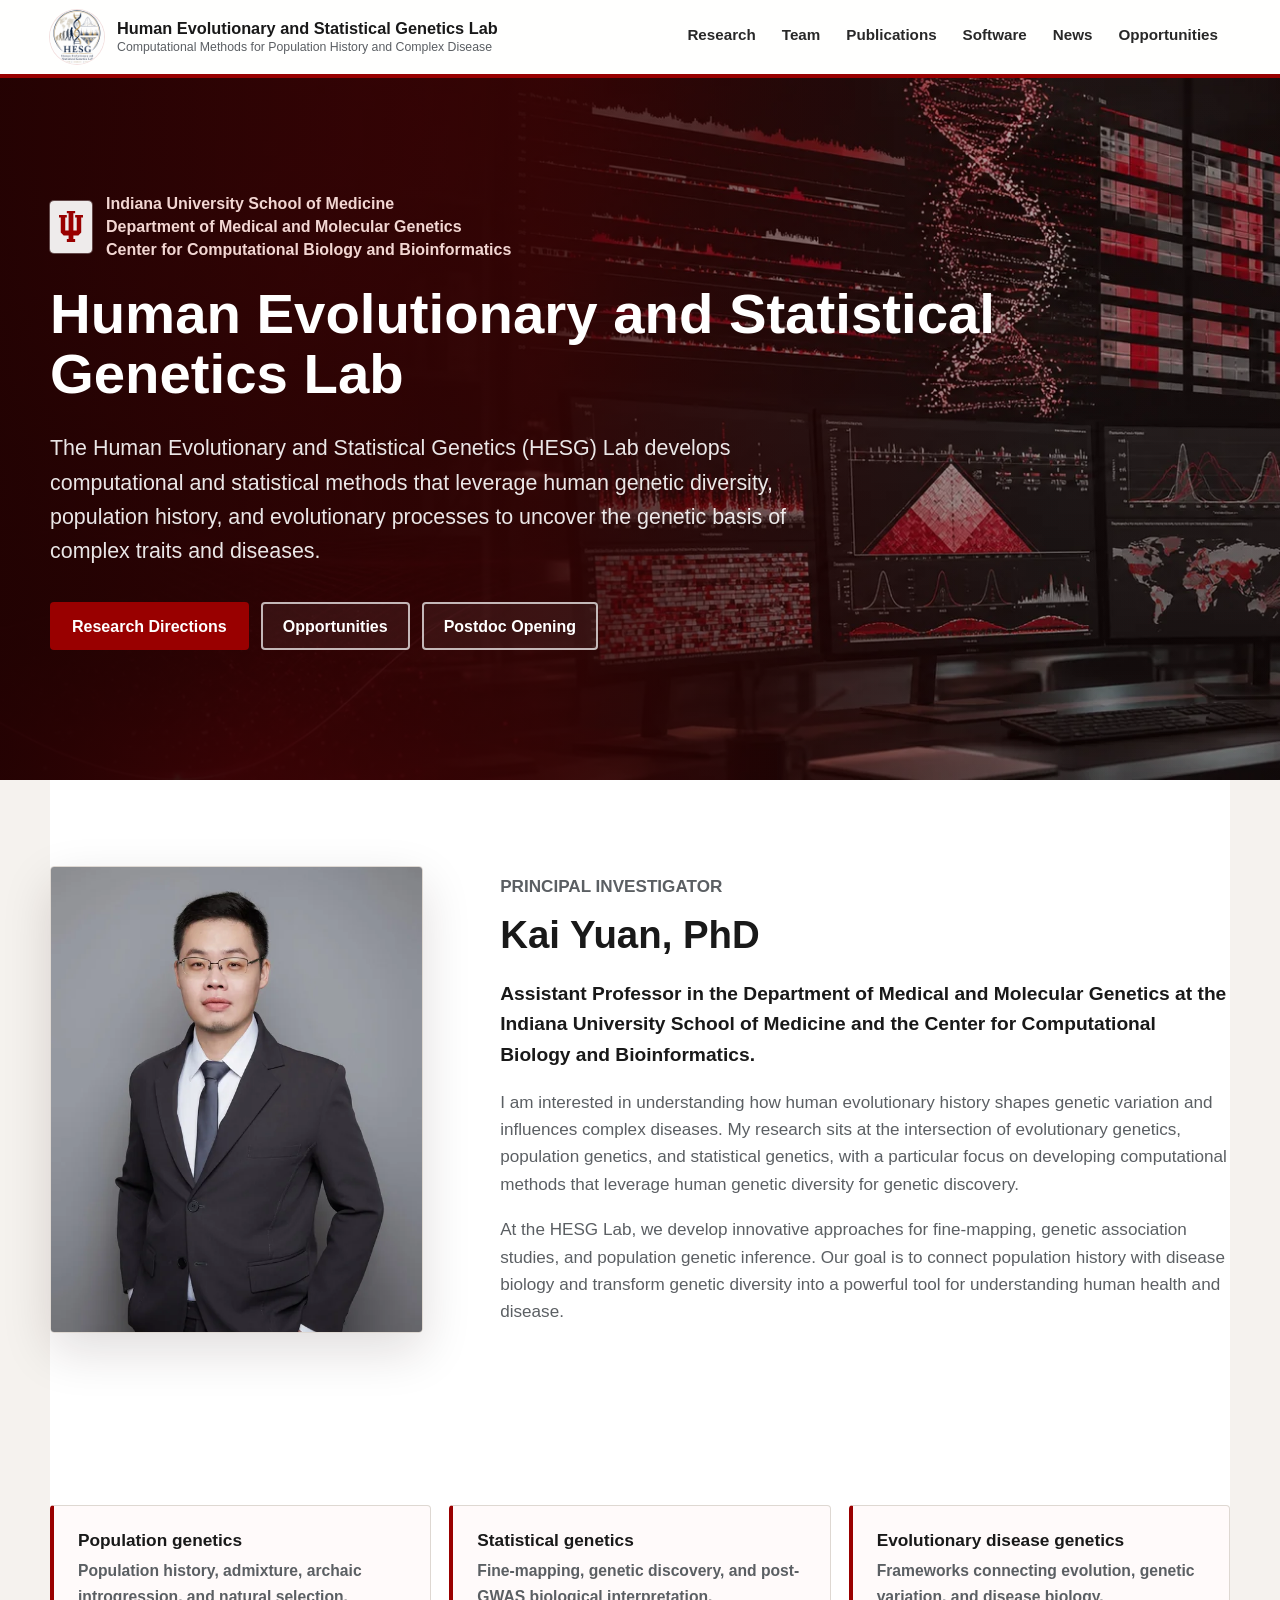
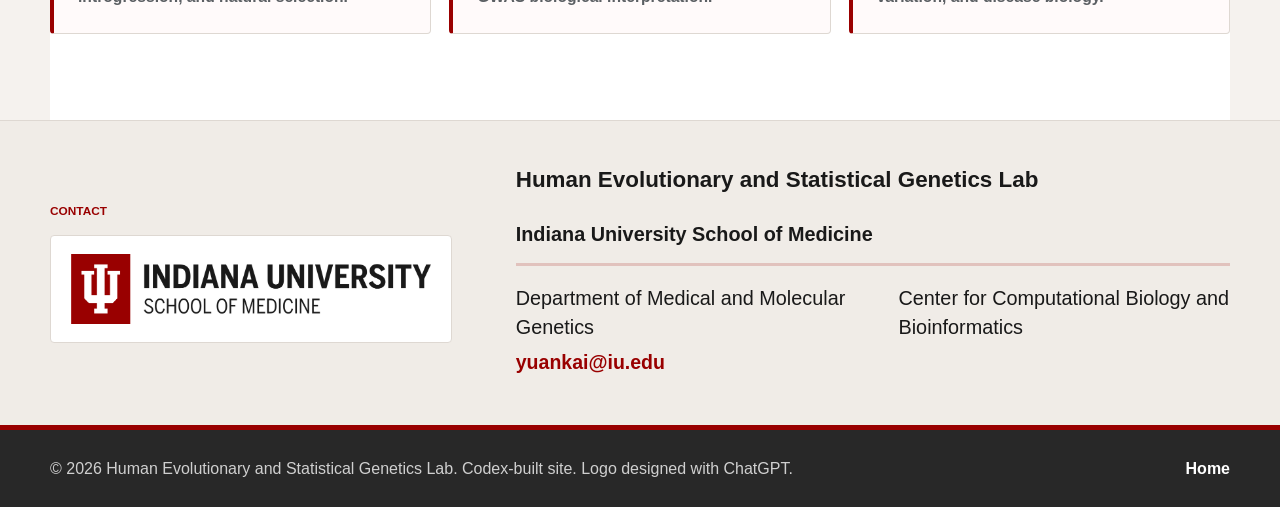
<file: index.html>
<!doctype html>
<html lang="en">
  <head>
    <meta charset="utf-8" />
    <meta name="viewport" content="width=device-width, initial-scale=1" />
    <meta
      name="description"
      content="Human Evolutionary and Statistical Genetics Lab develops computational and statistical genetics methods for diverse ancestries, admixed populations, and complex diseases."
    />
    <title>Human Evolutionary and Statistical Genetics Lab | Computational Methods for Population History and Complex Disease</title>
    <link rel="preload" href="assets/media/1adf4ea9.webp" as="image" />
    <link rel="icon" href="assets/media/c5be937f.png" />
    <link rel="stylesheet" href="styles.css?v=20260701b" />
  </head>
  <body>
    <header class="site-header" data-header>
      <a class="brand" href="index.html" aria-label="Human Evolutionary and Statistical Genetics Lab home">
        <img class="brand-logo" src="assets/media/c5be937f.png" alt="" />
        <span>
          <strong>Human Evolutionary and Statistical Genetics Lab</strong>
          <small>Computational Methods for Population History and Complex Disease</small>
        </span>
      </a>

      <button class="nav-toggle" type="button" aria-label="Open navigation" aria-expanded="false" data-nav-toggle>
        <span></span>
        <span></span>
        <span></span>
      </button>

      <nav class="site-nav" data-nav>
        <a href="research.html">Research</a>
        <a href="team.html">Team</a>
        <a href="publications.html">Publications</a>
        <a href="software.html">Software</a>
        <a href="news.html">News</a>
        <a href="opportunities.html">Opportunities</a>
      </nav>
    </header>

    <main>
      <section class="hero" aria-labelledby="hero-title">
        <img class="hero-image" src="assets/media/1adf4ea9.webp" alt="Crimson computational genetics workspace with genome tracks and statistical visualizations" />
        <div class="hero-overlay"></div>
        <div class="hero-content">
          <p class="eyebrow hero-affiliation">
            <img class="iu-affiliation-logo" src="assets/media/25459260.svg" alt="Indiana University" />
            <span class="affiliation-lines">
              <span>Indiana University School of Medicine</span>
              <span>Department of Medical and Molecular Genetics</span>
              <span>Center for Computational Biology and Bioinformatics</span>
            </span>
          </p>
          <h1 id="hero-title">Human Evolutionary and Statistical Genetics Lab</h1>
          <p class="hero-lede">
            The Human Evolutionary and Statistical Genetics (HESG) Lab develops computational
            and statistical methods that leverage human genetic diversity, population history,
            and evolutionary processes to uncover the genetic basis of complex traits and diseases.
          </p>
          <div class="hero-actions" aria-label="Primary actions">
            <a class="button primary" href="research.html">Research Directions</a>
            <a class="button secondary" href="opportunities.html">Opportunities</a>
            <a class="button secondary" href="https://indiana.peopleadmin.com/postings/33803" target="_blank" rel="noopener">Postdoc Opening</a>
          </div>
        </div>
      </section>

      <section class="section intro-section" aria-labelledby="intro-title">
        <div class="profile-layout">
          <figure class="profile-portrait">
            <img src="assets/media/862f1b01.webp" alt="Kai Yuan, PhD" />
          </figure>
          <div class="intro-copy">
            <p class="section-kicker">Principal Investigator</p>
            <h2 id="intro-title">Kai Yuan, PhD</h2>
            <p class="lead">
              Assistant Professor in the Department of Medical and Molecular Genetics at the
              Indiana University School of Medicine and the Center for Computational Biology
              and Bioinformatics.
            </p>
            <p>
              I am interested in understanding how human evolutionary history shapes genetic
              variation and influences complex diseases. My research sits at the intersection
              of evolutionary genetics, population genetics, and statistical genetics, with a
              particular focus on developing computational methods that leverage human genetic
              diversity for genetic discovery.
            </p>
            <p>
              At the HESG Lab, we develop innovative approaches for fine-mapping, genetic
              association studies, and population genetic inference. Our goal is to connect
              population history with disease biology and transform genetic diversity into a
              powerful tool for understanding human health and disease.
            </p>
          </div>
        </div>
      </section>

      <section class="section focus-strip" aria-label="Research focus">
        <article>
          <strong>Population genetics</strong>
          <span>Population history, admixture, archaic introgression, and natural selection.</span>
        </article>
        <article>
          <strong>Statistical genetics</strong>
          <span>Fine-mapping, genetic discovery, and post-GWAS biological interpretation.</span>
        </article>
        <article>
          <strong>Evolutionary disease genetics</strong>
          <span>Frameworks connecting evolution, genetic variation, and disease biology.</span>
        </article>
      </section>

    </main>

    <section class="site-affiliation" aria-label="Institutional affiliation and contact">
      <div class="site-affiliation-inner">
        <div class="site-affiliation-logo">
          <p class="section-kicker">Contact</p>
          <img class="iusm-logo" src="assets/media/3651b48b.png" alt="Indiana University School of Medicine" />
        </div>
        <address class="site-affiliation-address">
          <strong>Human Evolutionary and Statistical Genetics Lab</strong>
          <div class="affiliation-panel" aria-label="Institutional affiliation">
            <p class="affiliation-school">Indiana University School of Medicine</p>
            <div class="affiliation-columns">
              <span>Department of Medical and Molecular Genetics</span>
              <span>Center for Computational Biology and Bioinformatics</span>
            </div>
          </div>
          <a href="mailto:yuankai@iu.edu">yuankai@iu.edu</a>
        </address>
      </div>
    </section>

    <footer class="site-footer">
      <p>&copy; <span data-year></span> Human Evolutionary and Statistical Genetics Lab. Codex-built site. Logo designed with ChatGPT.</p>
      <a href="index.html">Home</a>
    </footer>

    <script src="script.js?v=20260625c"></script>
  </body>
</html>
</file>
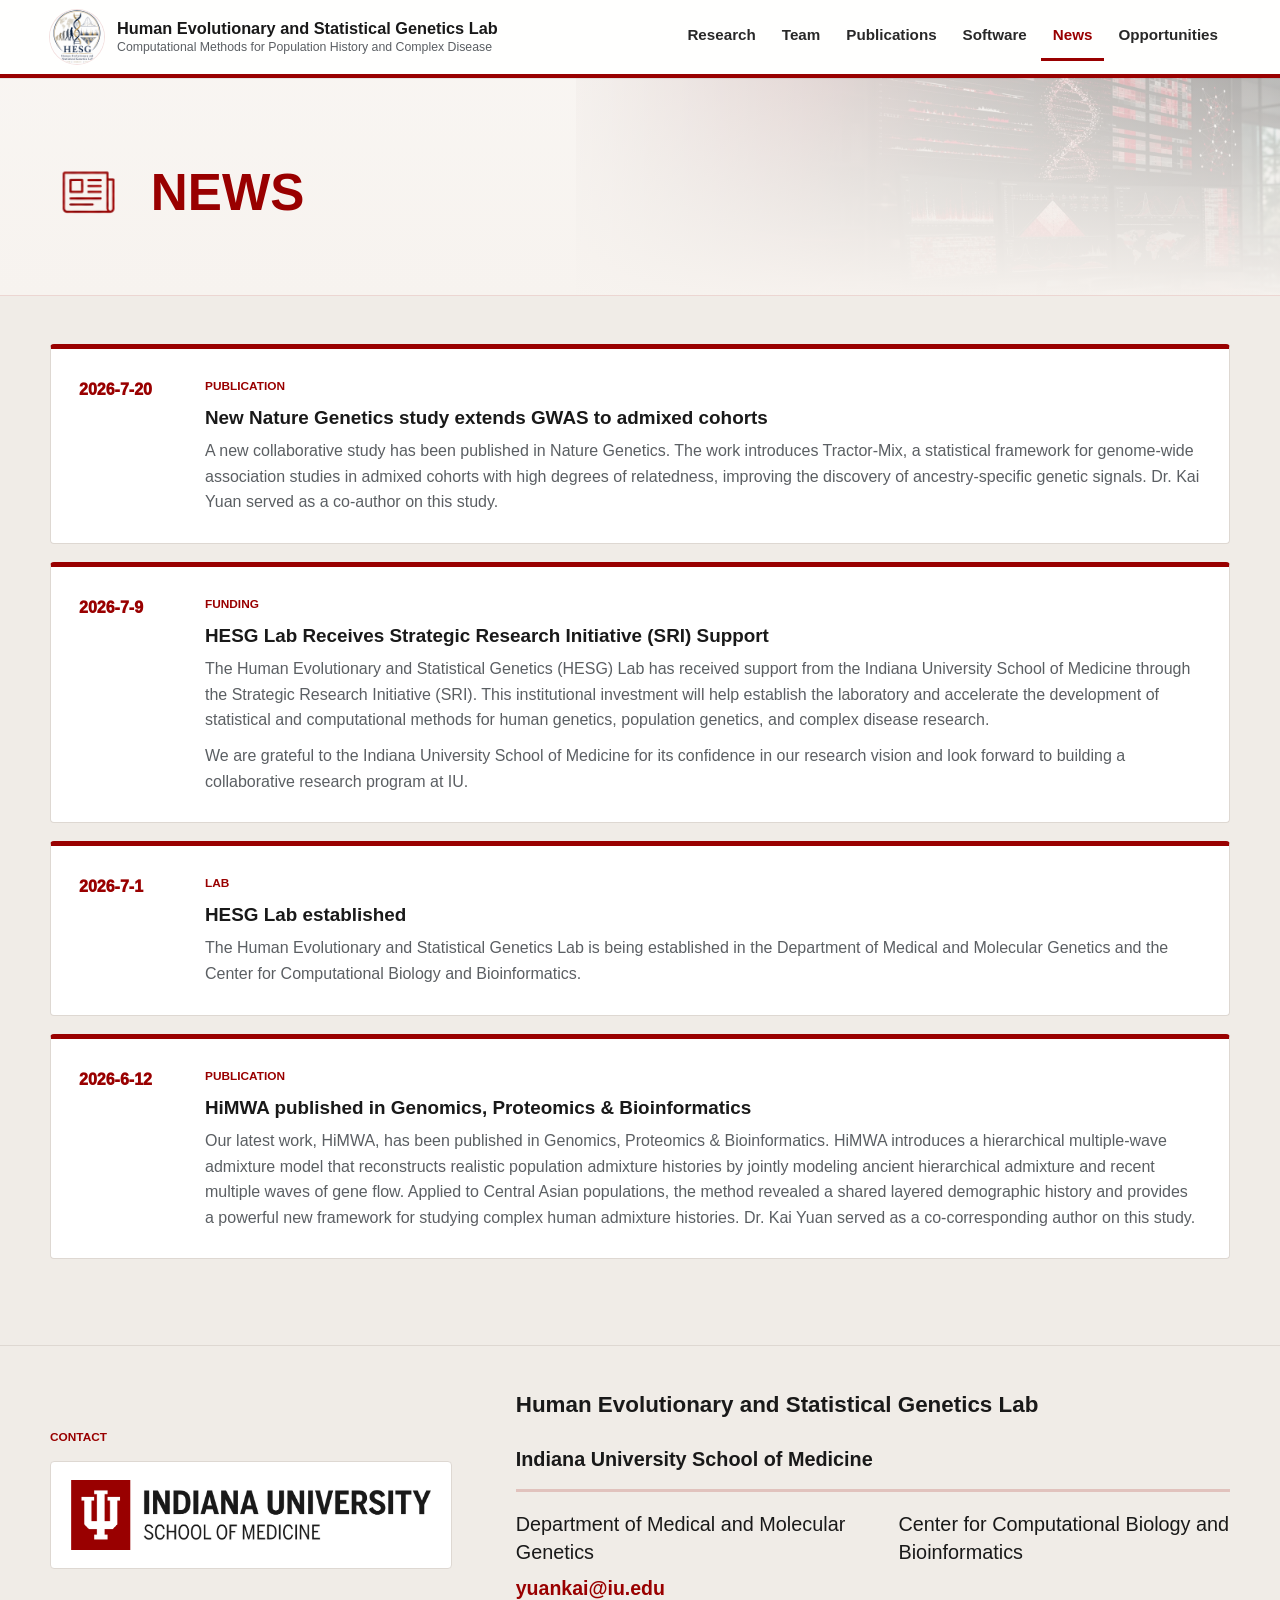
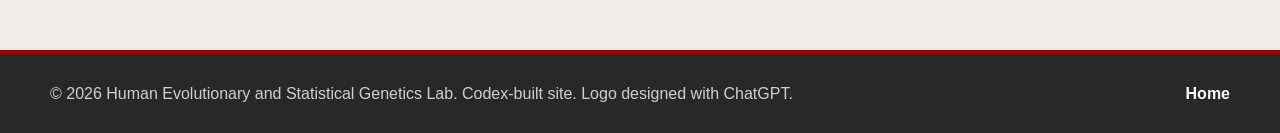
<file: news.html>
<!doctype html>
<html lang="en">
  <head>
    <meta charset="utf-8" />
    <meta name="viewport" content="width=device-width, initial-scale=1" />
    <meta name="description" content="News and updates from Human Evolutionary and Statistical Genetics Lab." />
    <title>News | Human Evolutionary and Statistical Genetics Lab</title>
    <link rel="icon" href="assets/media/c5be937f.png" />
    <link rel="stylesheet" href="styles.css?v=20260701b" />
  </head>
  <body>
    <header class="site-header" data-header>
      <a class="brand" href="index.html" aria-label="Human Evolutionary and Statistical Genetics Lab home">
        <img class="brand-logo" src="assets/media/c5be937f.png" alt="" />
        <span><strong>Human Evolutionary and Statistical Genetics Lab</strong><small>Computational Methods for Population History and Complex Disease</small></span>
      </a>
      <button class="nav-toggle" type="button" aria-label="Open navigation" aria-expanded="false" data-nav-toggle>
        <span></span><span></span><span></span>
      </button>
      <nav class="site-nav" data-nav>
        <a href="research.html">Research</a>
        <a href="team.html">Team</a>
        <a href="publications.html">Publications</a>
        <a href="software.html">Software</a>
        <a href="news.html" aria-current="page">News</a>
        <a href="opportunities.html">Opportunities</a>
      </nav>
    </header>

    <main>
      <section class="page-hero" aria-labelledby="page-title">
        <h1 id="page-title"><img class="page-title-icon" src="assets/media/6bc3d63e.png" alt="" /><span class="page-title-text">NEWS</span></h1>
      </section>

      <section class="section muted news-section" aria-labelledby="news-title">
        <h2 id="news-title" class="visually-hidden">Lab news and updates</h2>
        <div class="news-list" data-news-list>
          <a class="news-item" href="https://doi.org/10.1038/s41588-026-02689-6" target="_blank" rel="noopener" aria-label="Nature Genetics publication on admixed cohort genome-wide association studies">
            <time datetime="2026-07-20">2026-7-20</time>
            <div>
              <p class="section-kicker">Publication</p>
              <h3>New Nature Genetics study extends GWAS to admixed cohorts</h3>
              <p>
                A new collaborative study has been published in Nature Genetics. The work
                introduces Tractor-Mix, a statistical framework for genome-wide association
                studies in admixed cohorts with high degrees of relatedness, improving the
                discovery of ancestry-specific genetic signals. Dr. Kai Yuan served as a
                co-author on this study.
              </p>
            </div>
          </a>
          <article class="news-item">
            <time datetime="2026-07-09">2026-7-9</time>
            <div>
              <p class="section-kicker">Funding</p>
              <h3>HESG Lab Receives Strategic Research Initiative (SRI) Support</h3>
              <p>
                The Human Evolutionary and Statistical Genetics (HESG) Lab has received support
                from the Indiana University School of Medicine through the Strategic Research
                Initiative (SRI). This institutional investment will help establish the laboratory
                and accelerate the development of statistical and computational methods for human
                genetics, population genetics, and complex disease research.
              </p>
              <p>
                We are grateful to the Indiana University School of Medicine for its confidence
                in our research vision and look forward to building a collaborative research
                program at IU.
              </p>
            </div>
          </article>
          <a class="news-item" href="https://doi.org/10.1093/gpbjnl/qzag046" target="_blank" rel="noopener" aria-label="HiMWA publication in Genomics Proteomics Bioinformatics">
            <time datetime="2026-06-12">2026-6-12</time>
            <div>
              <p class="section-kicker">Publication</p>
              <h3>HiMWA published in Genomics, Proteomics &amp; Bioinformatics</h3>
              <p>
                Our latest work, HiMWA, has been published in Genomics, Proteomics &amp;
                Bioinformatics. HiMWA introduces a hierarchical multiple-wave admixture model
                that reconstructs realistic population admixture histories by jointly modeling
                ancient hierarchical admixture and recent multiple waves of gene flow. Applied
                to Central Asian populations, the method revealed a shared layered demographic
                history and provides a powerful new framework for studying complex human
                admixture histories. Dr. Kai Yuan served as a co-corresponding author on this
                study.
              </p>
            </div>
          </a>
          <article class="news-item">
            <time datetime="2026-07-01">2026-7-1</time>
            <div>
              <p class="section-kicker">Lab</p>
              <h3>HESG Lab established</h3>
              <p>
                The Human Evolutionary and Statistical Genetics Lab is being established in the
                Department of Medical and Molecular Genetics and the Center for Computational
                Biology and Bioinformatics.
              </p>
            </div>
          </article>
        </div>
      </section>
    </main>

    <section class="site-affiliation" aria-label="Institutional affiliation and contact">
      <div class="site-affiliation-inner">
        <div class="site-affiliation-logo">
          <p class="section-kicker">Contact</p>
          <img class="iusm-logo" src="assets/media/3651b48b.png" alt="Indiana University School of Medicine" />
        </div>
        <address class="site-affiliation-address">
          <strong>Human Evolutionary and Statistical Genetics Lab</strong>
          <div class="affiliation-panel" aria-label="Institutional affiliation">
            <p class="affiliation-school">Indiana University School of Medicine</p>
            <div class="affiliation-columns">
              <span>Department of Medical and Molecular Genetics</span>
              <span>Center for Computational Biology and Bioinformatics</span>
            </div>
          </div>
          <a href="mailto:yuankai@iu.edu">yuankai@iu.edu</a>
        </address>
      </div>
    </section>

    <footer class="site-footer">
      <p>&copy; <span data-year></span> Human Evolutionary and Statistical Genetics Lab. Codex-built site. Logo designed with ChatGPT.</p>
      <a href="index.html">Home</a>
    </footer>
    <script src="script.js?v=20260625c"></script>
  </body>
</html>
</file>
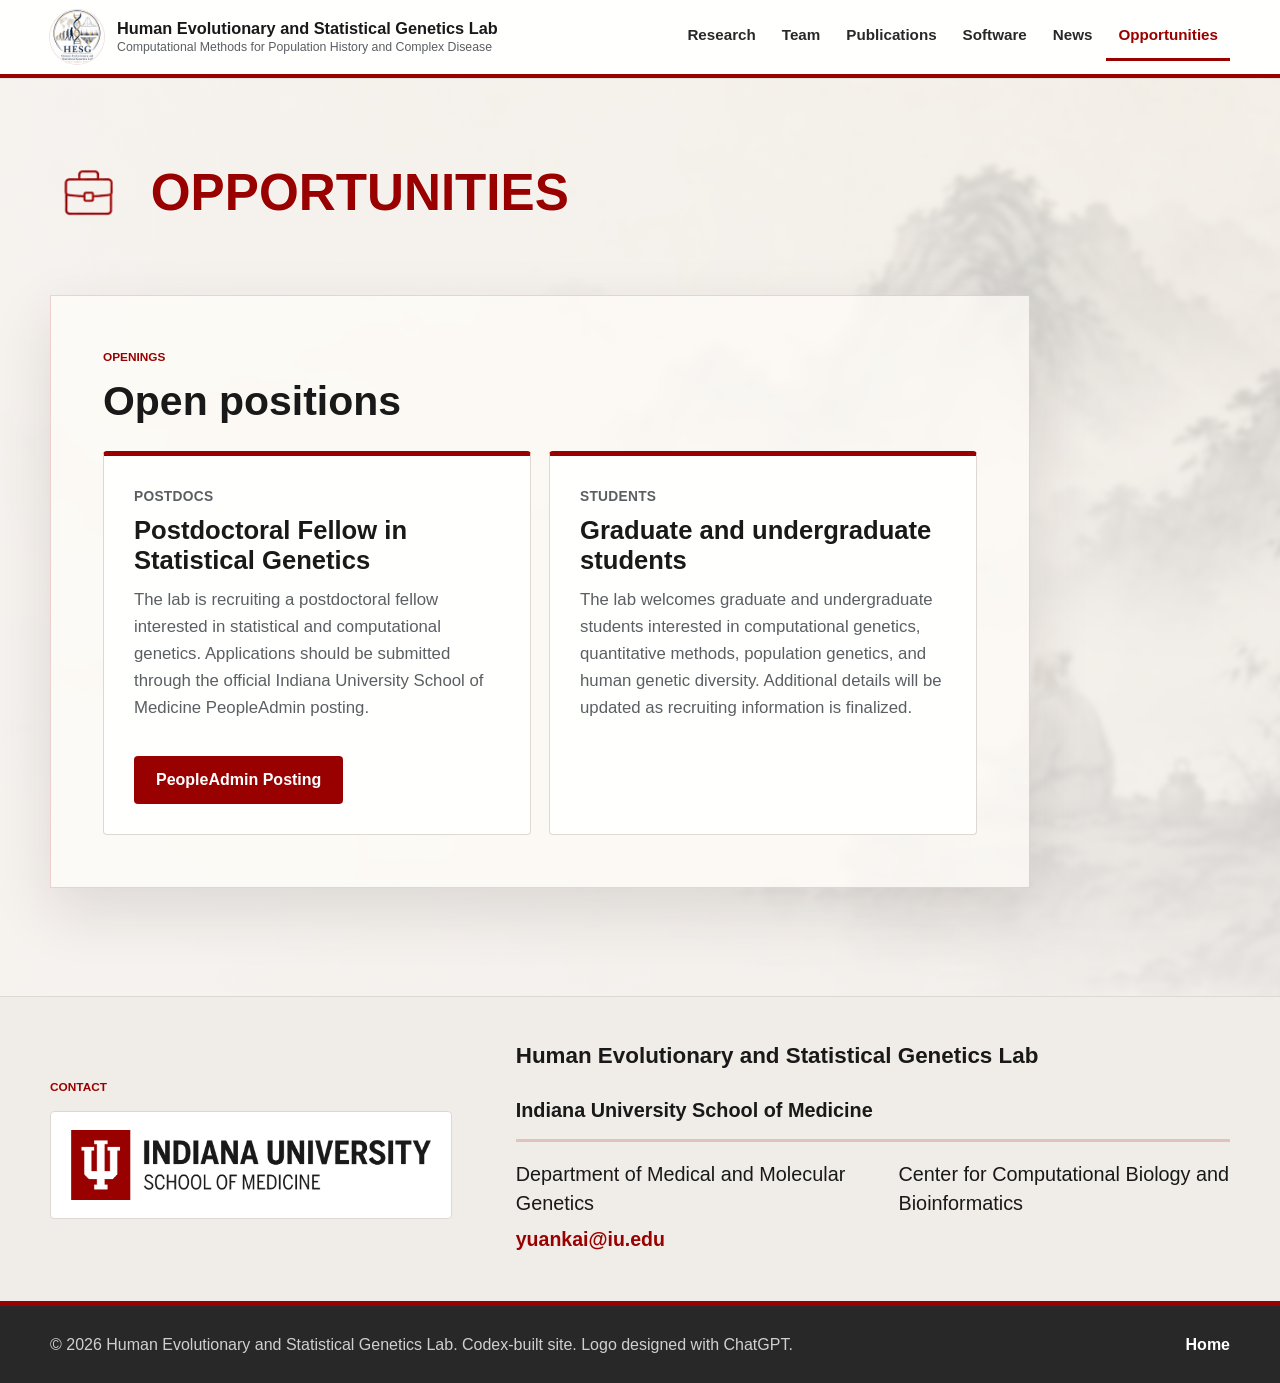
<file: opportunities.html>
<!doctype html>
<html lang="en">
  <head>
    <meta charset="utf-8" />
    <meta name="viewport" content="width=device-width, initial-scale=1" />
    <meta name="description" content="Opportunities and contact information for Human Evolutionary and Statistical Genetics Lab." />
    <title>Opportunities | Human Evolutionary and Statistical Genetics Lab</title>
    <link rel="icon" href="assets/media/c5be937f.png" />
    <link rel="stylesheet" href="styles.css?v=20260701b" />
  </head>
  <body class="opportunities-page">
    <header class="site-header" data-header>
      <a class="brand" href="index.html" aria-label="Human Evolutionary and Statistical Genetics Lab home">
        <img class="brand-logo" src="assets/media/c5be937f.png" alt="" />
        <span><strong>Human Evolutionary and Statistical Genetics Lab</strong><small>Computational Methods for Population History and Complex Disease</small></span>
      </a>
      <button class="nav-toggle" type="button" aria-label="Open navigation" aria-expanded="false" data-nav-toggle>
        <span></span><span></span><span></span>
      </button>
      <nav class="site-nav" data-nav>
        <a href="research.html">Research</a>
        <a href="team.html">Team</a>
        <a href="publications.html">Publications</a>
        <a href="software.html">Software</a>
        <a href="news.html">News</a>
        <a href="opportunities.html" aria-current="page">Opportunities</a>
      </nav>
    </header>

    <main>
      <section class="page-hero" aria-labelledby="page-title">
        <h1 id="page-title"><img class="page-title-icon" src="assets/media/429c89d5.png" alt="" /><span class="page-title-text">OPPORTUNITIES</span></h1>
      </section>

      <section class="section join-section">
        <div class="openings-panel">
          <p class="section-kicker">Openings</p>
          <h2>Open positions</h2>
          <div class="opening-list" aria-label="Current opportunities">
            <article class="opening-card">
              <div>
                <p class="opening-label">Postdocs</p>
                <h3>Postdoctoral Fellow in Statistical Genetics</h3>
                <p>
                  The lab is recruiting a postdoctoral fellow interested in statistical and
                  computational genetics. Applications should be submitted through the official
                  Indiana University School of Medicine PeopleAdmin posting.
                </p>
              </div>
              <a class="button primary" href="https://indiana.peopleadmin.com/postings/33803" target="_blank" rel="noopener">PeopleAdmin Posting</a>
            </article>
            <article class="opening-card">
              <div>
                <p class="opening-label">Students</p>
                <h3>Graduate and undergraduate students</h3>
                <p>
                  The lab welcomes graduate and undergraduate students interested in
                  computational genetics, quantitative methods, population genetics, and human
                  genetic diversity. Additional details will be updated as recruiting
                  information is finalized.
                </p>
              </div>
            </article>
          </div>
        </div>
      </section>

    </main>

    <section class="site-affiliation" aria-label="Institutional affiliation and contact">
      <div class="site-affiliation-inner">
        <div class="site-affiliation-logo">
          <p class="section-kicker">Contact</p>
          <img class="iusm-logo" src="assets/media/3651b48b.png" alt="Indiana University School of Medicine" />
        </div>
        <address class="site-affiliation-address">
          <strong>Human Evolutionary and Statistical Genetics Lab</strong>
          <div class="affiliation-panel" aria-label="Institutional affiliation">
            <p class="affiliation-school">Indiana University School of Medicine</p>
            <div class="affiliation-columns">
              <span>Department of Medical and Molecular Genetics</span>
              <span>Center for Computational Biology and Bioinformatics</span>
            </div>
          </div>
          <a href="mailto:yuankai@iu.edu">yuankai@iu.edu</a>
        </address>
      </div>
    </section>

    <footer class="site-footer">
      <p>&copy; <span data-year></span> Human Evolutionary and Statistical Genetics Lab. Codex-built site. Logo designed with ChatGPT.</p>
      <a href="index.html">Home</a>
    </footer>
    <script src="script.js?v=20260625c"></script>
  </body>
</html>
</file>
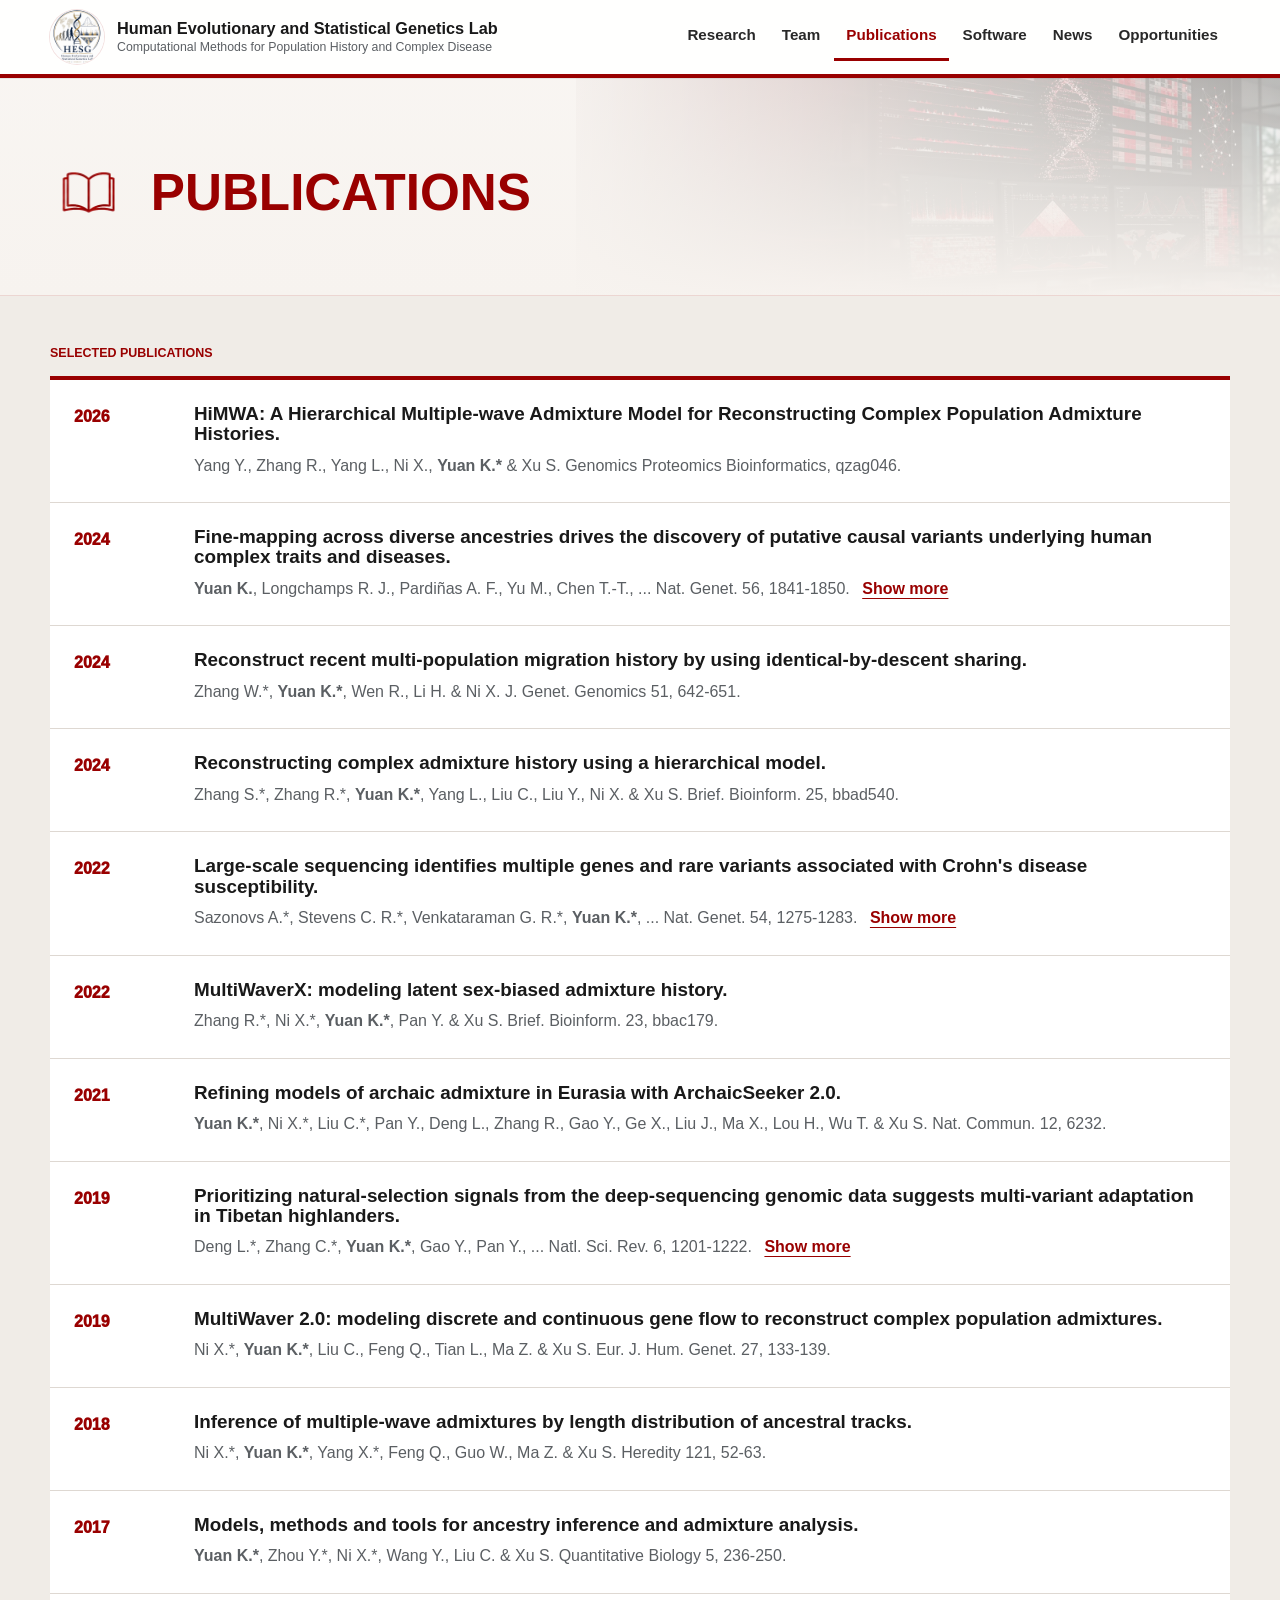
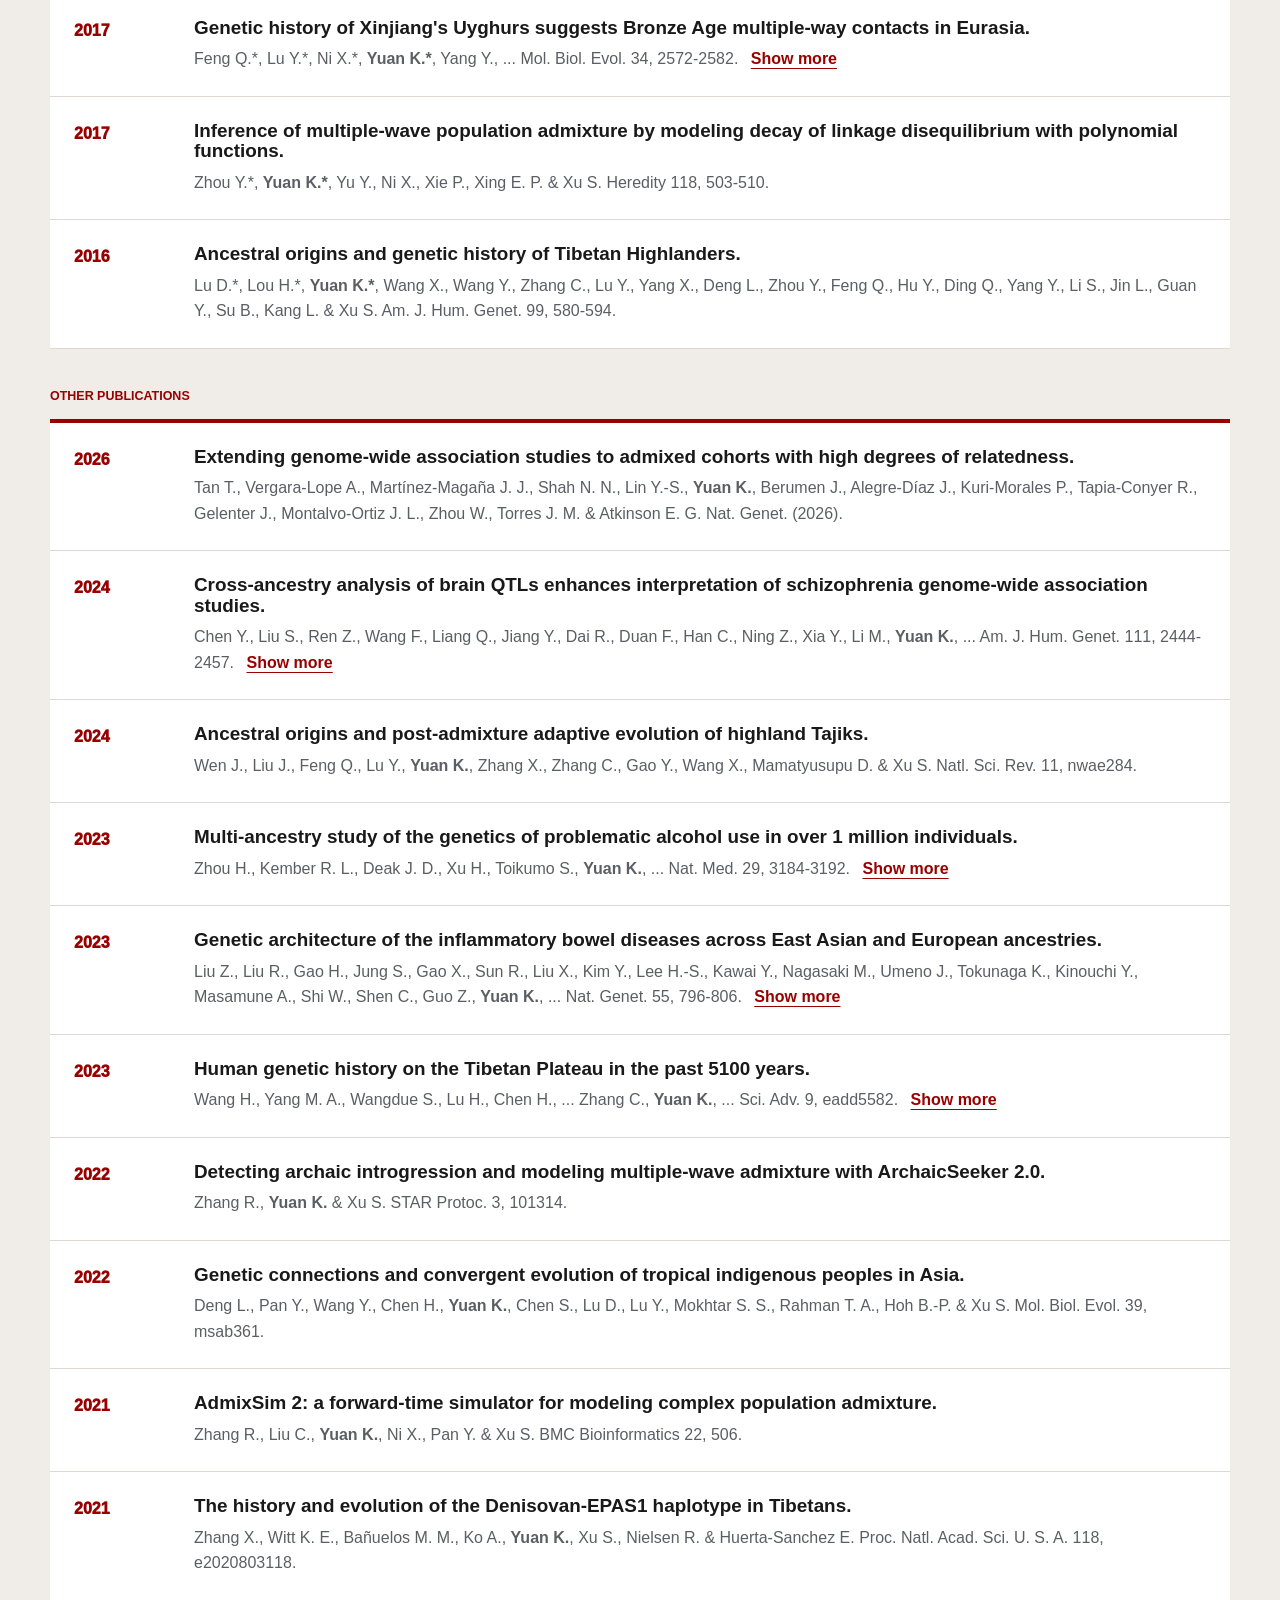
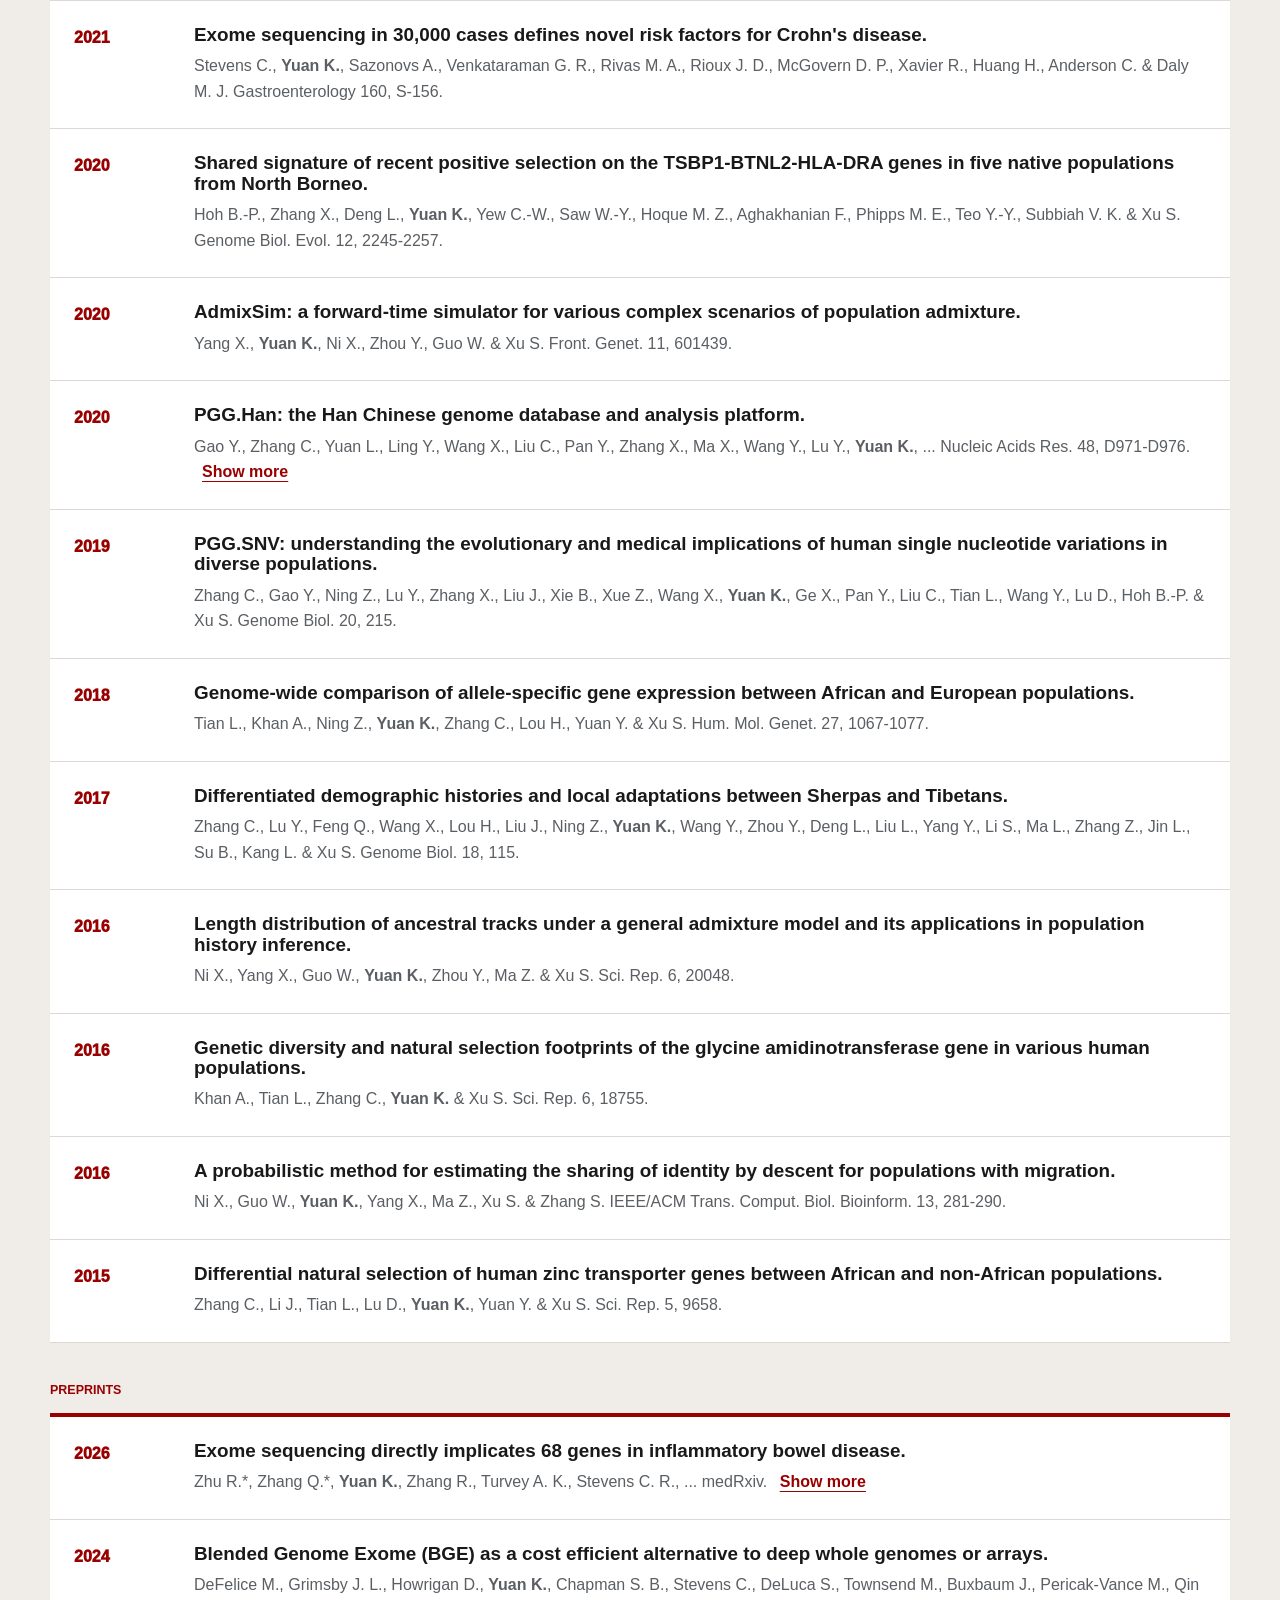
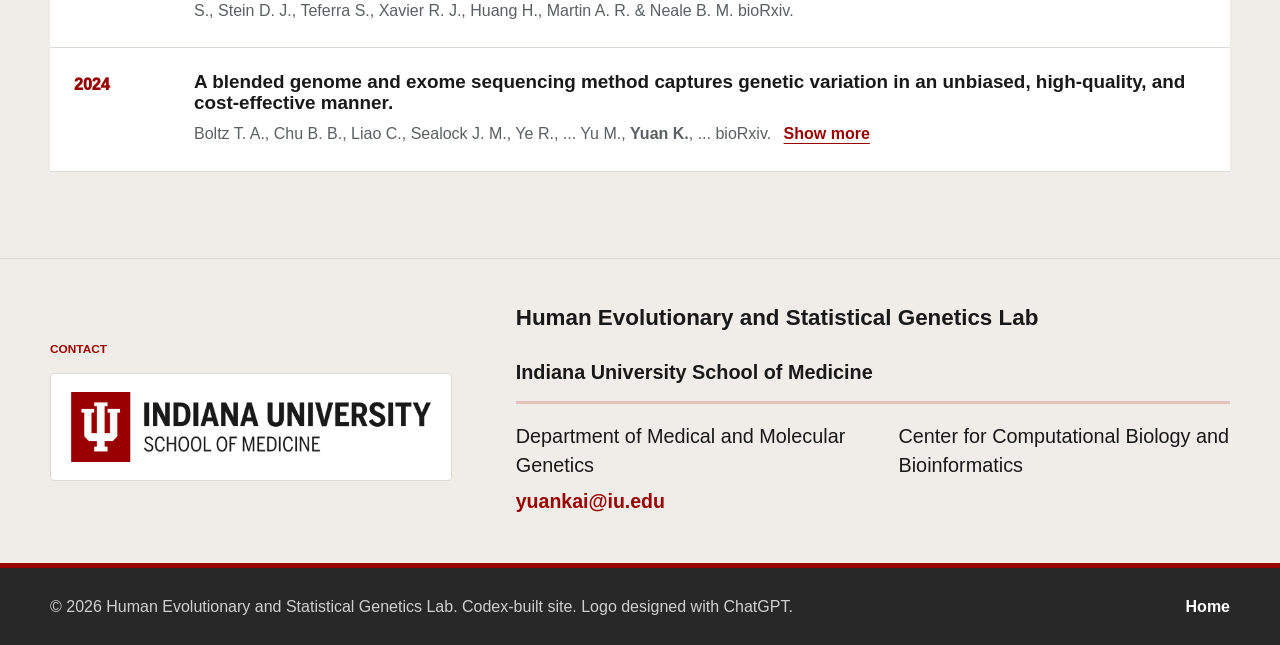
<file: publications.html>
<!doctype html>
<html lang="en">
  <head>
    <meta charset="utf-8" />
    <meta name="viewport" content="width=device-width, initial-scale=1" />
    <meta name="description" content="Selected publications from Human Evolutionary and Statistical Genetics Lab." />
    <title>Publications | Human Evolutionary and Statistical Genetics Lab</title>
    <link rel="icon" href="assets/media/c5be937f.png" />
    <link rel="stylesheet" href="styles.css?v=20260720a" />
  </head>
  <body>
    <header class="site-header" data-header>
      <a class="brand" href="index.html" aria-label="Human Evolutionary and Statistical Genetics Lab home">
        <img class="brand-logo" src="assets/media/c5be937f.png" alt="" />
        <span><strong>Human Evolutionary and Statistical Genetics Lab</strong><small>Computational Methods for Population History and Complex Disease</small></span>
      </a>
      <button class="nav-toggle" type="button" aria-label="Open navigation" aria-expanded="false" data-nav-toggle>
        <span></span><span></span><span></span>
      </button>
      <nav class="site-nav" data-nav>
        <a href="research.html">Research</a>
        <a href="team.html">Team</a>
        <a href="publications.html" aria-current="page">Publications</a>
        <a href="software.html">Software</a>
        <a href="news.html">News</a>
        <a href="opportunities.html">Opportunities</a>
      </nav>
    </header>

    <main>
      <section class="page-hero" aria-labelledby="page-title">
        <h1 id="page-title"><img class="page-title-icon" src="assets/media/e300b4ec.png" alt="" /><span class="page-title-text">PUBLICATIONS</span></h1>
      </section>

      <section class="section muted publications-section">
        <div class="publication-group">
          <p class="publication-group-label">Selected Publications</p>
          <div class="publication-list">
            <article>
              <time datetime="2026">2026</time>
              <div>
                <h3><a href="https://doi.org/10.1093/gpbjnl/qzag046" target="_blank" rel="noopener">HiMWA: A Hierarchical Multiple-wave Admixture Model for Reconstructing Complex Population Admixture Histories.</a></h3>
                <p>Yang Y., Zhang R., Yang L., Ni X., <strong>Yuan K.*</strong> &amp; Xu S. Genomics Proteomics Bioinformatics, qzag046.</p>
              </div>
            </article>
            <article>
              <time datetime="2024">2024</time>
              <div>
                <h3><a href="https://doi.org/10.1038/s41588-024-01870-z" target="_blank" rel="noopener">Fine-mapping across diverse ancestries drives the discovery of putative causal variants underlying human complex traits and diseases.</a></h3>
                <p class="publication-citation" data-expandable-citation>
                  <span data-citation-short><strong>Yuan K.</strong>, Longchamps R. J., Pardiñas A. F., Yu M., Chen T.-T., ... Nat. Genet. 56, 1841-1850.</span>
                  <span data-citation-full hidden><strong>Yuan K.</strong>, Longchamps R. J., Pardiñas A. F., Yu M., Chen T.-T., Lin S.-C., Chen Y., Lam M., Liu R., Xia Y., Guo Z., Shi W., Shen C., The Schizophrenia Workgroup of Psychiatric Genomics Consortium, Daly M. J., Neale B. M., Feng Y.-C. A., Lin Y.-F., Chen C.-Y., O’Donovan M. C., Ge T. &amp; Huang H. Nat. Genet. 56, 1841-1850.</span>
                  <button class="citation-toggle" type="button" aria-expanded="false" data-citation-toggle>Show more</button>
                </p>
              </div>
            </article>
            <article>
              <time datetime="2024">2024</time>
              <div>
                <h3><a href="https://doi.org/10.1016/j.jgg.2024.02.006" target="_blank" rel="noopener">Reconstruct recent multi-population migration history by using identical-by-descent sharing.</a></h3>
                <p>Zhang W.*, <strong>Yuan K.*</strong>, Wen R., Li H. &amp; Ni X. J. Genet. Genomics 51, 642-651.</p>
              </div>
            </article>
            <article>
              <time datetime="2024">2024</time>
              <div>
                <h3><a href="https://doi.org/10.1093/bib/bbad540" target="_blank" rel="noopener">Reconstructing complex admixture history using a hierarchical model.</a></h3>
                <p>Zhang S.*, Zhang R.*, <strong>Yuan K.*</strong>, Yang L., Liu C., Liu Y., Ni X. &amp; Xu S. Brief. Bioinform. 25, bbad540.</p>
              </div>
            </article>
            <article>
              <time datetime="2022">2022</time>
              <div>
                <h3><a href="https://doi.org/10.1038/s41588-022-01156-2" target="_blank" rel="noopener">Large-scale sequencing identifies multiple genes and rare variants associated with Crohn's disease susceptibility.</a></h3>
                <p class="publication-citation" data-expandable-citation>
                  <span data-citation-short>Sazonovs A.*, Stevens C. R.*, Venkataraman G. R.*, <strong>Yuan K.*</strong>, ... Nat. Genet. 54, 1275-1283.</span>
                  <span data-citation-full hidden>Sazonovs A.*, Stevens C. R.*, Venkataraman G. R.*, <strong>Yuan K.*</strong>, Avila B., Abreu M. T., Ahmad T., Allez M., Ananthakrishnan A. N., Atzmon G., Baras A., Barrett J. C., Barzilai N., Beaugerie L., Beecham A., Bernstein C. N., Bitton A., Bokemeyer B., Chan A., Chung D., Cleynen I., Cosnes J., Cutler D. J., Daly A., Damas O. M., Datta L. W., Dawany N., Devoto M., Dodge S., Ellinghaus E., Fachal L., Farkkila M., Faubion W., Ferreira M., Franchimont D., Gabriel S. B., Ge T., Georges M., Gettler K., Giri M., Glaser B., Goerg S., Goyette P., Graham D., Hämäläinen E., Haritunians T., Heap G. A., Hiltunen M., Hoeppner M., Horowitz J. E., Irving P., Iyer V., Jalas C., Kelsen J., Khalili H., Kirschner B. S., Kontula K., Koskela J. T., Kugathasan S., Kupcinskas J., Lamb C. A., Laudes M., Lévesque C., Levine A. P., Lewis J. D., Liefferinckx C., Loescher B.-S., Louis E., Mansfield J., May S., McCauley J. L., Mengesha E., Mni M., Moayyedi P., Moran C. J., Newberry R. D., O’Charoen S., Okou D. T., Oldenburg B., Ostrer H., Palotie A., Paquette J., Pekow J., Peter I., Pierik M. J., Ponsioen C. Y., Pontikos N., Prescott N., Pulver A. E., Rahmouni S., Rice D. L., Saavalainen P., Sands B., Sartor R. B., Schiff E. R., Schreiber S., Schumm L. P., Segal A. W., Seksik P., Shawky R., Sheikh S. Z., Silverberg M. S., Simmons A., Skeiceviciene J., Sokol H., Solomonson M., Somineni H., Sun D., Targan S., Turner D., Uhlig H. H., van der Meulen A. E., Vermeire S., Verstockt S., Voskuil M. D., Winter H. S., Young J., Belgium IBD Consortium, Cedars-Sinai IBD, International IBD Genetics Consortium, NIDDK IBD Genetics Consortium, NIHR IBD BioResource, Regeneron Genetics Center, SHARE Consortium, SPARC IBD Network, UK IBD Genetics Consortium, Duerr R. H., Franke A., Brant S. R., Cho J., Weersma R. K., Parkes M., Xavier R. J., Rivas M. A., Rioux J. D., McGovern D. P. B., Huang H., Anderson C. A. &amp; Daly M. J. Nat. Genet. 54, 1275-1283.</span>
                  <button class="citation-toggle" type="button" aria-expanded="false" data-citation-toggle>Show more</button>
                </p>
              </div>
            </article>
            <article>
              <time datetime="2022">2022</time>
              <div>
                <h3><a href="https://doi.org/10.1093/bib/bbac179" target="_blank" rel="noopener">MultiWaverX: modeling latent sex-biased admixture history.</a></h3>
                <p>Zhang R.*, Ni X.*, <strong>Yuan K.*</strong>, Pan Y. &amp; Xu S. Brief. Bioinform. 23, bbac179.</p>
              </div>
            </article>
            <article>
              <time datetime="2021">2021</time>
              <div>
                <h3><a href="https://doi.org/10.1038/s41467-021-26503-5" target="_blank" rel="noopener">Refining models of archaic admixture in Eurasia with ArchaicSeeker 2.0.</a></h3>
                <p><strong>Yuan K.*</strong>, Ni X.*, Liu C.*, Pan Y., Deng L., Zhang R., Gao Y., Ge X., Liu J., Ma X., Lou H., Wu T. &amp; Xu S. Nat. Commun. 12, 6232.</p>
              </div>
            </article>
            <article>
              <time datetime="2019">2019</time>
              <div>
                <h3><a href="https://doi.org/10.1093/nsr/nwz108" target="_blank" rel="noopener">Prioritizing natural-selection signals from the deep-sequencing genomic data suggests multi-variant adaptation in Tibetan highlanders.</a></h3>
                <p class="publication-citation" data-expandable-citation>
                  <span data-citation-short>Deng L.*, Zhang C.*, <strong>Yuan K.*</strong>, Gao Y., Pan Y., ... Natl. Sci. Rev. 6, 1201-1222.</span>
                  <span data-citation-full hidden>Deng L.*, Zhang C.*, <strong>Yuan K.*</strong>, Gao Y., Pan Y., Ge X., He Y., Yuan Y., Lu Y., Zhang X., Chen H., Lou H., Wang X., Lu D., Liu J., Tian L., Feng Q., Khan A., Yang Y., Jin Z.-B., Yang J., Lu F., Qu J., Kang L., Su B. &amp; Xu S. Natl. Sci. Rev. 6, 1201-1222.</span>
                  <button class="citation-toggle" type="button" aria-expanded="false" data-citation-toggle>Show more</button>
                </p>
              </div>
            </article>
            <article>
              <time datetime="2019">2019</time>
              <div>
                <h3><a href="https://doi.org/10.1038/s41431-018-0259-3" target="_blank" rel="noopener">MultiWaver 2.0: modeling discrete and continuous gene flow to reconstruct complex population admixtures.</a></h3>
                <p>Ni X.*, <strong>Yuan K.*</strong>, Liu C., Feng Q., Tian L., Ma Z. &amp; Xu S. Eur. J. Hum. Genet. 27, 133-139.</p>
              </div>
            </article>
            <article>
              <time datetime="2018">2018</time>
              <div>
                <h3><a href="https://doi.org/10.1038/s41437-017-0041-2" target="_blank" rel="noopener">Inference of multiple-wave admixtures by length distribution of ancestral tracks.</a></h3>
                <p>Ni X.*, <strong>Yuan K.*</strong>, Yang X.*, Feng Q., Guo W., Ma Z. &amp; Xu S. Heredity 121, 52-63.</p>
              </div>
            </article>
            <article>
              <time datetime="2017">2017</time>
              <div>
                <h3><a href="https://doi.org/10.1007/s40484-017-0117-2" target="_blank" rel="noopener">Models, methods and tools for ancestry inference and admixture analysis.</a></h3>
                <p><strong>Yuan K.*</strong>, Zhou Y.*, Ni X.*, Wang Y., Liu C. &amp; Xu S. Quantitative Biology 5, 236-250.</p>
              </div>
            </article>
            <article>
              <time datetime="2017">2017</time>
              <div>
                <h3><a href="https://doi.org/10.1093/molbev/msx177" target="_blank" rel="noopener">Genetic history of Xinjiang's Uyghurs suggests Bronze Age multiple-way contacts in Eurasia.</a></h3>
                <p class="publication-citation" data-expandable-citation>
                  <span data-citation-short>Feng Q.*, Lu Y.*, Ni X.*, <strong>Yuan K.*</strong>, Yang Y., ... Mol. Biol. Evol. 34, 2572-2582.</span>
                  <span data-citation-full hidden>Feng Q.*, Lu Y.*, Ni X.*, <strong>Yuan K.*</strong>, Yang Y., Yang X., Liu C., Lou H., Ning Z., Wang Y., Lu D., Zhang C., Zhou Y., Shi M., Tian L., Wang X., Zhang X., Li J., Khan A., Guan Y., Tang K., Wang S. &amp; Xu S. Mol. Biol. Evol. 34, 2572-2582.</span>
                  <button class="citation-toggle" type="button" aria-expanded="false" data-citation-toggle>Show more</button>
                </p>
              </div>
            </article>
            <article>
              <time datetime="2017">2017</time>
              <div>
                <h3><a href="https://doi.org/10.1038/hdy.2017.5" target="_blank" rel="noopener">Inference of multiple-wave population admixture by modeling decay of linkage disequilibrium with polynomial functions.</a></h3>
                <p>Zhou Y.*, <strong>Yuan K.*</strong>, Yu Y., Ni X., Xie P., Xing E. P. &amp; Xu S. Heredity 118, 503-510.</p>
              </div>
            </article>
            <article>
              <time datetime="2016">2016</time>
              <div>
                <h3><a href="https://doi.org/10.1016/j.ajhg.2016.07.002" target="_blank" rel="noopener">Ancestral origins and genetic history of Tibetan Highlanders.</a></h3>
                <p>Lu D.*, Lou H.*, <strong>Yuan K.*</strong>, Wang X., Wang Y., Zhang C., Lu Y., Yang X., Deng L., Zhou Y., Feng Q., Hu Y., Ding Q., Yang Y., Li S., Jin L., Guan Y., Su B., Kang L. &amp; Xu S. Am. J. Hum. Genet. 99, 580-594.</p>
              </div>
            </article>
          </div>
        </div>

        <div class="publication-group">
          <p class="publication-group-label">Other Publications</p>
          <div class="publication-list">
            <article>
              <time datetime="2026">2026</time>
              <div>
                <h3><a href="https://doi.org/10.1038/s41588-026-02689-6" target="_blank" rel="noopener">Extending genome-wide association studies to admixed cohorts with high degrees of relatedness.</a></h3>
                <p>Tan T., Vergara-Lope A., Martínez-Magaña J. J., Shah N. N., Lin Y.-S., <strong>Yuan K.</strong>, Berumen J., Alegre-Díaz J., Kuri-Morales P., Tapia-Conyer R., Gelenter J., Montalvo-Ortiz J. L., Zhou W., Torres J. M. &amp; Atkinson E. G. Nat. Genet. (2026).</p>
              </div>
            </article>
            <article>
              <time datetime="2024">2024</time>
              <div>
                <h3><a href="https://doi.org/10.1016/j.ajhg.2024.09.001" target="_blank" rel="noopener">Cross-ancestry analysis of brain QTLs enhances interpretation of schizophrenia genome-wide association studies.</a></h3>
                <p class="publication-citation" data-expandable-citation>
                  <span data-citation-short>Chen Y., Liu S., Ren Z., Wang F., Liang Q., Jiang Y., Dai R., Duan F., Han C., Ning Z., Xia Y., Li M., <strong>Yuan K.</strong>, ... Am. J. Hum. Genet. 111, 2444-2457.</span>
                  <span data-citation-full hidden>Chen Y., Liu S., Ren Z., Wang F., Liang Q., Jiang Y., Dai R., Duan F., Han C., Ning Z., Xia Y., Li M., <strong>Yuan K.</strong>, Qiu W., Yan X.-X., Dai J., Kopp R. F., Huang J., Xu S., Tang B., Wu L., Gamazon E. R., Bigdeli T., Gershon E., Huang H., Ma C., Liu C. &amp; Chen C. Am. J. Hum. Genet. 111, 2444-2457.</span>
                  <button class="citation-toggle" type="button" aria-expanded="false" data-citation-toggle>Show more</button>
                </p>
              </div>
            </article>
            <article>
              <time datetime="2024">2024</time>
              <div>
                <h3><a href="https://doi.org/10.1093/nsr/nwae284" target="_blank" rel="noopener">Ancestral origins and post-admixture adaptive evolution of highland Tajiks.</a></h3>
                <p>Wen J., Liu J., Feng Q., Lu Y., <strong>Yuan K.</strong>, Zhang X., Zhang C., Gao Y., Wang X., Mamatyusupu D. &amp; Xu S. Natl. Sci. Rev. 11, nwae284.</p>
              </div>
            </article>
            <article>
              <time datetime="2023">2023</time>
              <div>
                <h3><a href="https://doi.org/10.1038/s41591-023-02653-5" target="_blank" rel="noopener">Multi-ancestry study of the genetics of problematic alcohol use in over 1 million individuals.</a></h3>
                <p class="publication-citation" data-expandable-citation>
                  <span data-citation-short>Zhou H., Kember R. L., Deak J. D., Xu H., Toikumo S., <strong>Yuan K.</strong>, ... Nat. Med. 29, 3184-3192.</span>
                  <span data-citation-full hidden>Zhou H., Kember R. L., Deak J. D., Xu H., Toikumo S., <strong>Yuan K.</strong>, Lind P. A., Farajzadeh L., Wang L., Hatoum A. S., Johnson J., Lee H., Mallard T. T., Xu J., Johnston K. J. A., Johnson E. C., Nielsen T. T., Galimberti M., Dao C., Levey D. F., Overstreet C., Byrne E. M., Gillespie N. A., Gordon S., Hickie I. B., Whitfield J. B., Xu K., Zhao H., Huckins L. M., Davis L. K., Sanchez-Roige S., Madden P. A. F., Heath A. C., Medland S. E., Martin N. G., Ge T., Smoller J. W., Hougaard D. M., Børglum A. D., Demontis D., Krystal J. H., Gaziano J. M., Edenberg H. J., Agrawal A., Million Veteran Program, Zhao H., Justice A. C., Stein M. B., Kranzler H. R. &amp; Gelernter J. Nat. Med. 29, 3184-3192.</span>
                  <button class="citation-toggle" type="button" aria-expanded="false" data-citation-toggle>Show more</button>
                </p>
              </div>
            </article>
            <article>
              <time datetime="2023">2023</time>
              <div>
                <h3><a href="https://doi.org/10.1038/s41588-023-01384-0" target="_blank" rel="noopener">Genetic architecture of the inflammatory bowel diseases across East Asian and European ancestries.</a></h3>
                <p class="publication-citation" data-expandable-citation>
                  <span data-citation-short>Liu Z., Liu R., Gao H., Jung S., Gao X., Sun R., Liu X., Kim Y., Lee H.-S., Kawai Y., Nagasaki M., Umeno J., Tokunaga K., Kinouchi Y., Masamune A., Shi W., Shen C., Guo Z., <strong>Yuan K.</strong>, ... Nat. Genet. 55, 796-806.</span>
                  <span data-citation-full hidden>Liu Z., Liu R., Gao H., Jung S., Gao X., Sun R., Liu X., Kim Y., Lee H.-S., Kawai Y., Nagasaki M., Umeno J., Tokunaga K., Kinouchi Y., Masamune A., Shi W., Shen C., Guo Z., <strong>Yuan K.</strong>, FinnGen, International Inflammatory Bowel Disease Genetics Consortium, Abreu M., Achkar J.-P., Andersen V., Bernstein C., Brant S. R., Bujanda L., Ng S. C., Denson L. A., Duerr R. H., Ferguson L. R., Franchimont D., Franke A., Gearry R., Hakonarson H., Halfvarson J., Heller C., Julià A., Kelsen J., Khalili H., Kugathasan S., Kupcinskas J., Latiano A., Louis E., Malekzadeh R., McCauley J. L., Moran C., Okou D., Orchard T., Palotie A., Parkes M., Pekow J., Potočnik U., Radford-Smith G., Rioux J. D., Rogler G., Sands B., Silverberg M., Sokol H., Vermeire S., Weersma R. K., Xavier R. J., Chinese Inflammatory Bowel Disease Genetics Consortium, Hu N., Cao Q., Wang Y., Miao Y., Zhang H., Lv X., Gao X., Zhang H., Su J., Feng B., Zhao Y., Zhu L., Chen Y., Zhu L., Chen C., Wang Y., Wang Y., Pang Z., Chen Y., Zhang X., Li H., Yu Q., Ye M., Zhang S., Tang W., Wang M., Cao X., Zhu R., Zhou G., Bian Z., Guo X., Wu X., Liu J., Xu W., Li Y., Guo Q., Guo Z., Zhu S., Li D., Liu J., Ge T., Cho J., Daly M. J., McGovern D. P. B., Ye B. D., Song K., Kakuta Y., Li M. &amp; Huang H. Nat. Genet. 55, 796-806.</span>
                  <button class="citation-toggle" type="button" aria-expanded="false" data-citation-toggle>Show more</button>
                </p>
              </div>
            </article>
            <article>
              <time datetime="2023">2023</time>
              <div>
                <h3><a href="https://doi.org/10.1126/sciadv.add5582" target="_blank" rel="noopener">Human genetic history on the Tibetan Plateau in the past 5100 years.</a></h3>
                <p class="publication-citation" data-expandable-citation>
                  <span data-citation-short>Wang H., Yang M. A., Wangdue S., Lu H., Chen H., ... Zhang C., <strong>Yuan K.</strong>, ... Sci. Adv. 9, eadd5582.</span>
                  <span data-citation-full hidden>Wang H., Yang M. A., Wangdue S., Lu H., Chen H., Li L., Dong G., Tsring T., Yuan H., He W., Ding M., Wu X., Li S., Tashi N., Yang T., Yang F., Tong Y., Chen Z., He Y., Cao P., Dai Q., Liu F., Feng X., Wang T., Yang R., Ping W., Zhang Z., Gao Y., Zhang M., Wang X., Zhang C., <strong>Yuan K.</strong>, Ko A. M.-S., Aldenderfer M., Gao X., Xu S. &amp; Fu Q. Sci. Adv. 9, eadd5582.</span>
                  <button class="citation-toggle" type="button" aria-expanded="false" data-citation-toggle>Show more</button>
                </p>
              </div>
            </article>
            <article>
              <time datetime="2022">2022</time>
              <div>
                <h3><a href="https://doi.org/10.1016/j.xpro.2022.101314" target="_blank" rel="noopener">Detecting archaic introgression and modeling multiple-wave admixture with ArchaicSeeker 2.0.</a></h3>
                <p>Zhang R., <strong>Yuan K.</strong> &amp; Xu S. STAR Protoc. 3, 101314.</p>
              </div>
            </article>
            <article>
              <time datetime="2022">2022</time>
              <div>
                <h3><a href="https://doi.org/10.1093/molbev/msab361" target="_blank" rel="noopener">Genetic connections and convergent evolution of tropical indigenous peoples in Asia.</a></h3>
                <p>Deng L., Pan Y., Wang Y., Chen H., <strong>Yuan K.</strong>, Chen S., Lu D., Lu Y., Mokhtar S. S., Rahman T. A., Hoh B.-P. &amp; Xu S. Mol. Biol. Evol. 39, msab361.</p>
              </div>
            </article>
            <article>
              <time datetime="2021">2021</time>
              <div>
                <h3><a href="https://doi.org/10.1186/s12859-021-04415-x" target="_blank" rel="noopener">AdmixSim 2: a forward-time simulator for modeling complex population admixture.</a></h3>
                <p>Zhang R., Liu C., <strong>Yuan K.</strong>, Ni X., Pan Y. &amp; Xu S. BMC Bioinformatics 22, 506.</p>
              </div>
            </article>
            <article>
              <time datetime="2021">2021</time>
              <div>
                <h3><a href="https://doi.org/10.1073/pnas.2020803118" target="_blank" rel="noopener">The history and evolution of the Denisovan-EPAS1 haplotype in Tibetans.</a></h3>
                <p>Zhang X., Witt K. E., Bañuelos M. M., Ko A., <strong>Yuan K.</strong>, Xu S., Nielsen R. &amp; Huerta-Sanchez E. Proc. Natl. Acad. Sci. U. S. A. 118, e2020803118.</p>
              </div>
            </article>
            <article>
              <time datetime="2021">2021</time>
              <div>
                <h3><a href="https://doi.org/10.1016/S0016-5085(21)01123-9" target="_blank" rel="noopener">Exome sequencing in 30,000 cases defines novel risk factors for Crohn's disease.</a></h3>
                <p>Stevens C., <strong>Yuan K.</strong>, Sazonovs A., Venkataraman G. R., Rivas M. A., Rioux J. D., McGovern D. P., Xavier R., Huang H., Anderson C. &amp; Daly M. J. Gastroenterology 160, S-156.</p>
              </div>
            </article>
            <article>
              <time datetime="2020">2020</time>
              <div>
                <h3><a href="https://doi.org/10.1093/gbe/evaa207" target="_blank" rel="noopener">Shared signature of recent positive selection on the TSBP1-BTNL2-HLA-DRA genes in five native populations from North Borneo.</a></h3>
                <p>Hoh B.-P., Zhang X., Deng L., <strong>Yuan K.</strong>, Yew C.-W., Saw W.-Y., Hoque M. Z., Aghakhanian F., Phipps M. E., Teo Y.-Y., Subbiah V. K. &amp; Xu S. Genome Biol. Evol. 12, 2245-2257.</p>
              </div>
            </article>
            <article>
              <time datetime="2020">2020</time>
              <div>
                <h3><a href="https://doi.org/10.3389/fgene.2020.601439" target="_blank" rel="noopener">AdmixSim: a forward-time simulator for various complex scenarios of population admixture.</a></h3>
                <p>Yang X., <strong>Yuan K.</strong>, Ni X., Zhou Y., Guo W. &amp; Xu S. Front. Genet. 11, 601439.</p>
              </div>
            </article>
            <article>
              <time datetime="2020">2020</time>
              <div>
                <h3><a href="https://doi.org/10.1093/nar/gkz829" target="_blank" rel="noopener">PGG.Han: the Han Chinese genome database and analysis platform.</a></h3>
                <p class="publication-citation" data-expandable-citation>
                  <span data-citation-short>Gao Y., Zhang C., Yuan L., Ling Y., Wang X., Liu C., Pan Y., Zhang X., Ma X., Wang Y., Lu Y., <strong>Yuan K.</strong>, ... Nucleic Acids Res. 48, D971-D976.</span>
                  <span data-citation-full hidden>Gao Y., Zhang C., Yuan L., Ling Y., Wang X., Liu C., Pan Y., Zhang X., Ma X., Wang Y., Lu Y., <strong>Yuan K.</strong>, Ye W., Qian J., Chang H., Cao R., Yang X., Ma L., Ju Y., Dai L., Tang Y., The Han100K Initiative, Zhang G. &amp; Xu S. Nucleic Acids Res. 48, D971-D976.</span>
                  <button class="citation-toggle" type="button" aria-expanded="false" data-citation-toggle>Show more</button>
                </p>
              </div>
            </article>
            <article>
              <time datetime="2019">2019</time>
              <div>
                <h3><a href="https://doi.org/10.1186/s13059-019-1838-5" target="_blank" rel="noopener">PGG.SNV: understanding the evolutionary and medical implications of human single nucleotide variations in diverse populations.</a></h3>
                <p>Zhang C., Gao Y., Ning Z., Lu Y., Zhang X., Liu J., Xie B., Xue Z., Wang X., <strong>Yuan K.</strong>, Ge X., Pan Y., Liu C., Tian L., Wang Y., Lu D., Hoh B.-P. &amp; Xu S. Genome Biol. 20, 215.</p>
              </div>
            </article>
            <article>
              <time datetime="2018">2018</time>
              <div>
                <h3><a href="https://doi.org/10.1093/hmg/ddy027" target="_blank" rel="noopener">Genome-wide comparison of allele-specific gene expression between African and European populations.</a></h3>
                <p>Tian L., Khan A., Ning Z., <strong>Yuan K.</strong>, Zhang C., Lou H., Yuan Y. &amp; Xu S. Hum. Mol. Genet. 27, 1067-1077.</p>
              </div>
            </article>
            <article>
              <time datetime="2017">2017</time>
              <div>
                <h3><a href="https://doi.org/10.1186/s13059-017-1242-y" target="_blank" rel="noopener">Differentiated demographic histories and local adaptations between Sherpas and Tibetans.</a></h3>
                <p>Zhang C., Lu Y., Feng Q., Wang X., Lou H., Liu J., Ning Z., <strong>Yuan K.</strong>, Wang Y., Zhou Y., Deng L., Liu L., Yang Y., Li S., Ma L., Zhang Z., Jin L., Su B., Kang L. &amp; Xu S. Genome Biol. 18, 115.</p>
              </div>
            </article>
            <article>
              <time datetime="2016">2016</time>
              <div>
                <h3><a href="https://doi.org/10.1038/srep20048" target="_blank" rel="noopener">Length distribution of ancestral tracks under a general admixture model and its applications in population history inference.</a></h3>
                <p>Ni X., Yang X., Guo W., <strong>Yuan K.</strong>, Zhou Y., Ma Z. &amp; Xu S. Sci. Rep. 6, 20048.</p>
              </div>
            </article>
            <article>
              <time datetime="2016">2016</time>
              <div>
                <h3><a href="https://doi.org/10.1038/srep18755" target="_blank" rel="noopener">Genetic diversity and natural selection footprints of the glycine amidinotransferase gene in various human populations.</a></h3>
                <p>Khan A., Tian L., Zhang C., <strong>Yuan K.</strong> &amp; Xu S. Sci. Rep. 6, 18755.</p>
              </div>
            </article>
            <article>
              <time datetime="2016">2016</time>
              <div>
                <h3><a href="https://doi.org/10.1109/TCBB.2015.2480074" target="_blank" rel="noopener">A probabilistic method for estimating the sharing of identity by descent for populations with migration.</a></h3>
                <p>Ni X., Guo W., <strong>Yuan K.</strong>, Yang X., Ma Z., Xu S. &amp; Zhang S. IEEE/ACM Trans. Comput. Biol. Bioinform. 13, 281-290.</p>
              </div>
            </article>
            <article>
              <time datetime="2015">2015</time>
              <div>
                <h3><a href="https://doi.org/10.1038/srep09658" target="_blank" rel="noopener">Differential natural selection of human zinc transporter genes between African and non-African populations.</a></h3>
                <p>Zhang C., Li J., Tian L., Lu D., <strong>Yuan K.</strong>, Yuan Y. &amp; Xu S. Sci. Rep. 5, 9658.</p>
              </div>
            </article>
          </div>
        </div>

        <div class="publication-group">
          <p class="publication-group-label">Preprints</p>
          <div class="publication-list">
            <article>
              <time datetime="2026">2026</time>
              <div>
                <h3><a href="https://www.medrxiv.org/content/10.64898/2026.05.08.26352648v2" target="_blank" rel="noopener">Exome sequencing directly implicates 68 genes in inflammatory bowel disease.</a></h3>
                <p class="publication-citation" data-expandable-citation>
                  <span data-citation-short>Zhu R.*, Zhang Q.*, <strong>Yuan K.</strong>, Zhang R., Turvey A. K., Stevens C. R., ... medRxiv.</span>
                  <span data-citation-full hidden>Zhu R.*, Zhang Q.*, <strong>Yuan K.</strong>, Zhang R., Turvey A. K., Stevens C. R., Fachal L., Ahmad T., Bel Kok K., Bernstein C. N., Bokemeyer B., Brant S. R., Brooks J., Butterworth J., Cho J. H., Clark K., Cummings F., Duerr R. H., Ennis S., Farkkila M., Faubion W. A., Foley S., Franchimont D., Franke A., Hancock L., Hart A., Hooper P., Irving P., Jarvis M., Johnston E., Karlson E. W., Kemp C., Kennedy N., Kupcinskas J., Lamb C. A., Lees C., Lewis J. D., Li A., Limdi J., Loescher B.-S., Louis E., McCauley J. L., McGovern D. P. B., McLaughlin J., Moayyedi P., Moran G., Newberry R. D., Oglesby A., Palotie A., Pekow J., Perez K. J., Pollok R., Prescott N., Raine T., Ramadas A., Ramakrishnan S., Sabic K., Sands B., Satsangi J., Sazonovs A., Schreiber S., Selinger C., Shedwell S., Silverberg M. S., Singh S., Sokol H., Steed H., Steel A., Uhlig H. H., Verma A., Vermeire S., Weersma R. K., Xavier R. J., Yu M., Parkes M., Rioux J. D., Daly M. J., Huang H. &amp; Anderson C. A. medRxiv.</span>
                  <button class="citation-toggle" type="button" aria-expanded="false" data-citation-toggle>Show more</button>
                </p>
              </div>
            </article>
            <article>
              <time datetime="2024">2024</time>
              <div>
                <h3><a href="https://doi.org/10.1101/2024.04.03.587209" target="_blank" rel="noopener">Blended Genome Exome (BGE) as a cost efficient alternative to deep whole genomes or arrays.</a></h3>
                <p>DeFelice M., Grimsby J. L., Howrigan D., <strong>Yuan K.</strong>, Chapman S. B., Stevens C., DeLuca S., Townsend M., Buxbaum J., Pericak-Vance M., Qin S., Stein D. J., Teferra S., Xavier R. J., Huang H., Martin A. R. &amp; Neale B. M. bioRxiv.</p>
              </div>
            </article>
            <article>
              <time datetime="2024">2024</time>
              <div>
                <h3><a href="https://doi.org/10.1101/2024.09.06.611689" target="_blank" rel="noopener">A blended genome and exome sequencing method captures genetic variation in an unbiased, high-quality, and cost-effective manner.</a></h3>
                <p class="publication-citation" data-expandable-citation>
                  <span data-citation-short>Boltz T. A., Chu B. B., Liao C., Sealock J. M., Ye R., ... Yu M., <strong>Yuan K.</strong>, ... bioRxiv.</span>
                  <span data-citation-full hidden>Boltz T. A., Chu B. B., Liao C., Sealock J. M., Ye R., Majara L., Fu J. M., Service S., Zhan L., Medland S. E., Chapman S. B., Rubinacci S., DeFelice M., Grimsby J. L., Abebe T., Alemayehu M., Ashaba F. K., Atkinson E. G., Bigdeli T., Bradway A. B., Brand H., Chibnik L. B., Fekadu A., Gatzen M., Gelaye B., Gichuru S., Gildea M. L., Hill T. C., Huang H., Hubbard K. M., Injera W. E., James R., Joloba M., Kachulis C., Kalmbach P. R., Kamulegeya R., Kigen G., Kim S., Koen N., Kwobah E. K., Kyebuzibwa J., Lee S., Lennon N. J., Lind P. A., Lopera-Maya E. A., Makale J., Mangul S., McMahon J., Mowlem P., Musinguzi H., Mwema R. M., Nakasujja N., Newman C. P., Nkambule L. L., O’Neil C. R., Olivares A. M., Olsen C. M., Ongeri L., Parsa S. J., Pretorius A., Ramesar R., Reagan F. L., Sabatti C., Schneider J. A., Shiferaw W., Stevenson A., Stricker E., Stroud R. E., Tang J., Whiteman D., Yohannes M. T., Yu M., <strong>Yuan K.</strong>, NeuroGAP-Psychosis, Akena D., Atwoli L., Kariuki S. M., Koenen K. C., Newton C. R. J. C., Stein D. J., Teferra S., Zingela Z., Pato C. N., Pato M. T., Lopez-Jaramillo C., Freimer N., Ophoff R. A., Olde Loohuis L. M., Talkowski M. E., Neale B. M., Howrigan D. P. &amp; Martin A. R. bioRxiv.</span>
                  <button class="citation-toggle" type="button" aria-expanded="false" data-citation-toggle>Show more</button>
                </p>
              </div>
            </article>
          </div>
        </div>
      </section>
    </main>

    <section class="site-affiliation" aria-label="Institutional affiliation and contact">
      <div class="site-affiliation-inner">
        <div class="site-affiliation-logo">
          <p class="section-kicker">Contact</p>
          <img class="iusm-logo" src="assets/media/3651b48b.png" alt="Indiana University School of Medicine" />
        </div>
        <address class="site-affiliation-address">
          <strong>Human Evolutionary and Statistical Genetics Lab</strong>
          <div class="affiliation-panel" aria-label="Institutional affiliation">
            <p class="affiliation-school">Indiana University School of Medicine</p>
            <div class="affiliation-columns">
              <span>Department of Medical and Molecular Genetics</span>
              <span>Center for Computational Biology and Bioinformatics</span>
            </div>
          </div>
          <a href="mailto:yuankai@iu.edu">yuankai@iu.edu</a>
        </address>
      </div>
    </section>

    <footer class="site-footer">
      <p>&copy; <span data-year></span> Human Evolutionary and Statistical Genetics Lab. Codex-built site. Logo designed with ChatGPT.</p>
      <a href="index.html">Home</a>
    </footer>
    <script src="script.js?v=20260720a"></script>
  </body>
</html>
</file>
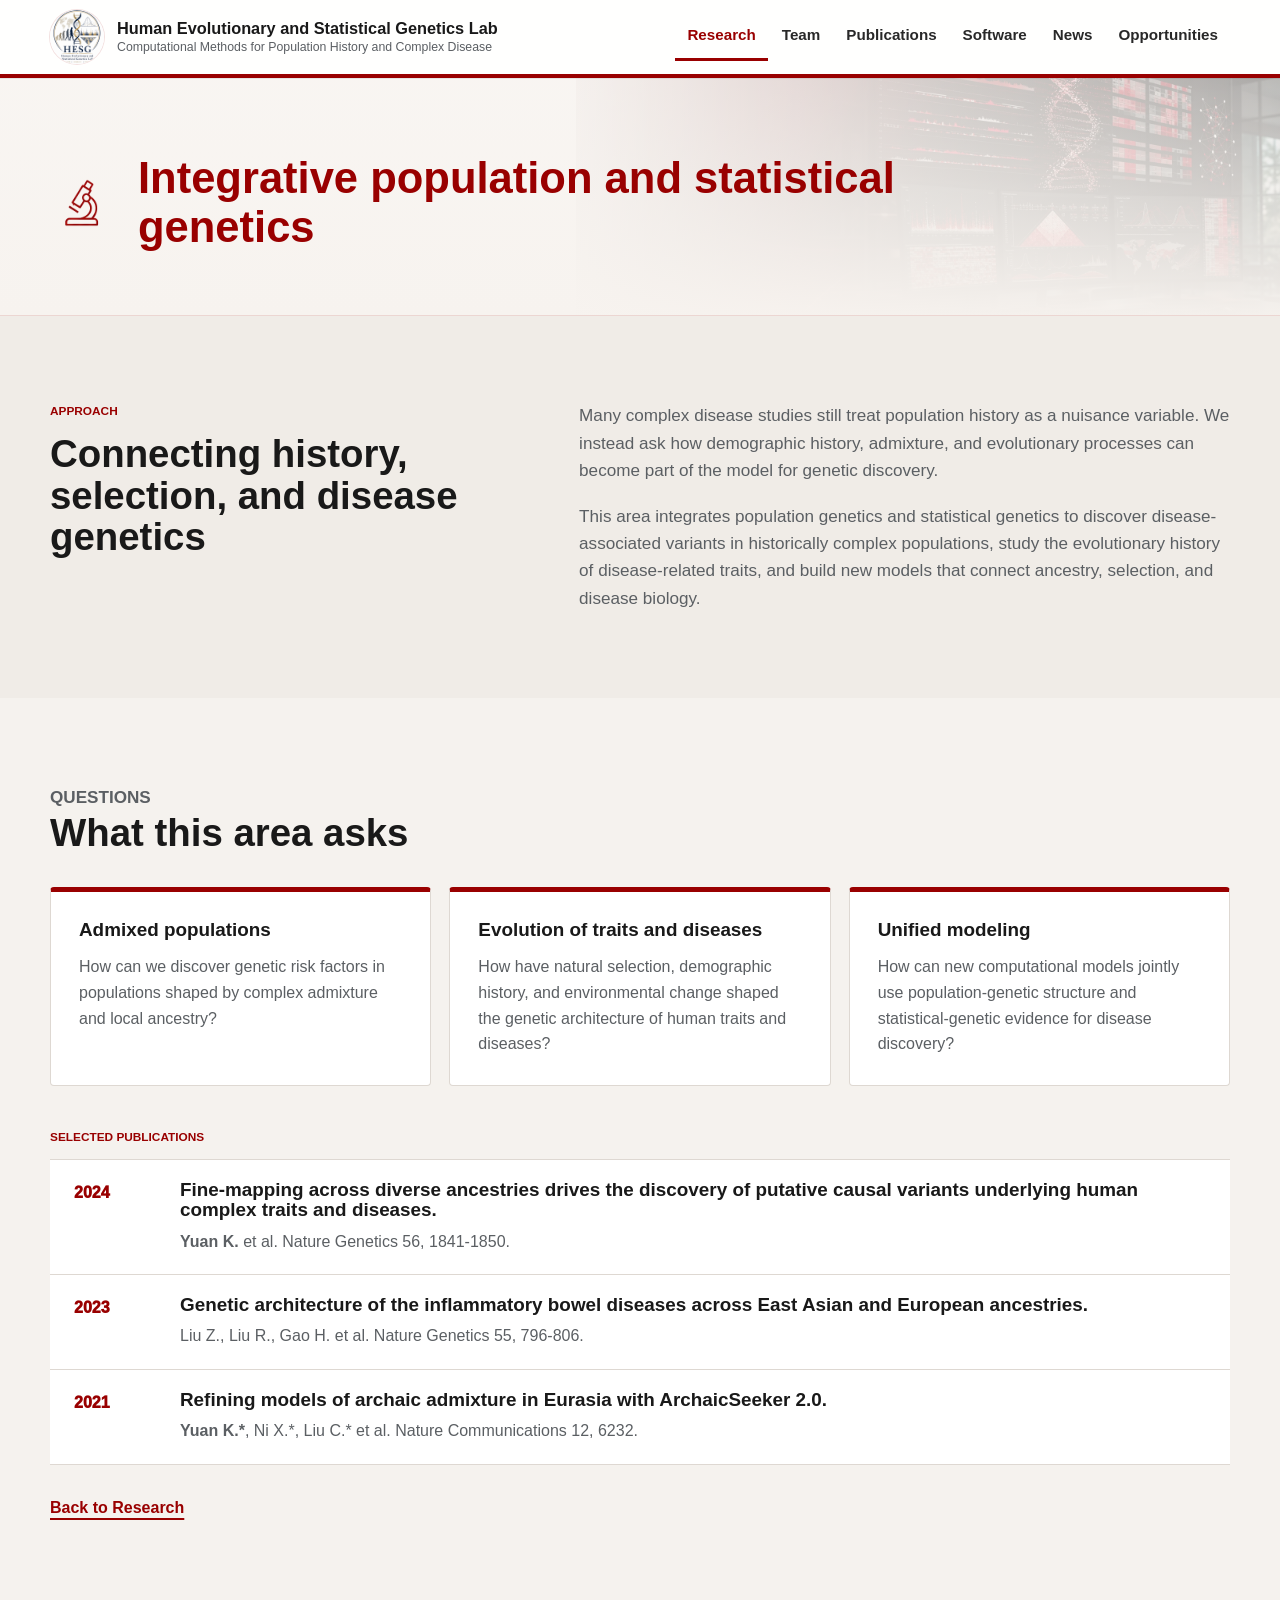
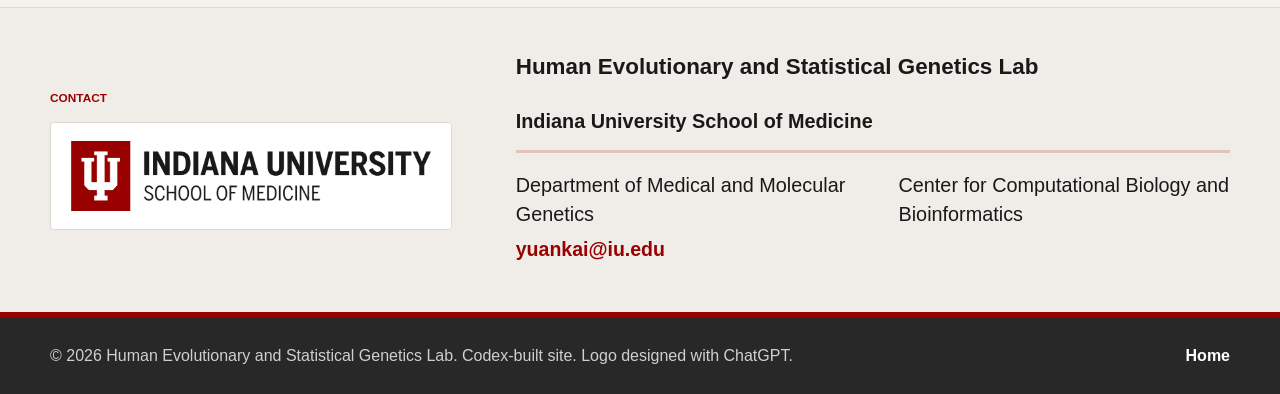
<file: research-integrative-genetics.html>
<!doctype html>
<html lang="en">
  <head>
    <meta charset="utf-8" />
    <meta name="viewport" content="width=device-width, initial-scale=1" />
    <meta
      name="description"
      content="Integrative population and statistical genetics research in Human Evolutionary and Statistical Genetics Lab."
    />
    <title>Integrative Genetics | Human Evolutionary and Statistical Genetics Lab</title>
    <link rel="icon" href="assets/media/c5be937f.png" />
    <link rel="stylesheet" href="styles.css?v=20260701b" />
  </head>
  <body>
    <header class="site-header" data-header>
      <a class="brand" href="index.html" aria-label="Human Evolutionary and Statistical Genetics Lab home">
        <img class="brand-logo" src="assets/media/c5be937f.png" alt="" />
        <span>
          <strong>Human Evolutionary and Statistical Genetics Lab</strong>
          <small>Computational Methods for Population History and Complex Disease</small>
        </span>
      </a>
      <button class="nav-toggle" type="button" aria-label="Open navigation" aria-expanded="false" data-nav-toggle>
        <span></span><span></span><span></span>
      </button>
      <nav class="site-nav" data-nav>
        <a href="research.html" aria-current="page">Research</a>
        <a href="team.html">Team</a>
        <a href="publications.html">Publications</a>
        <a href="software.html">Software</a>
        <a href="news.html">News</a>
        <a href="opportunities.html">Opportunities</a>
      </nav>
    </header>

    <main>
      <section class="page-hero detail-hero" aria-labelledby="page-title">
        <h1 id="page-title"><img class="page-title-icon" src="assets/media/87121392.png" alt="" /><span class="page-title-text">Integrative population and statistical genetics</span></h1>
      </section>

      <section class="section muted" aria-labelledby="approach-title">
        <div class="section-grid">
          <div>
            <p class="section-kicker">Approach</p>
            <h2 id="approach-title">Connecting history, selection, and disease genetics</h2>
          </div>
          <div class="intro-copy">
            <p>
              Many complex disease studies still treat population history as a nuisance variable.
              We instead ask how demographic history, admixture, and evolutionary processes can
              become part of the model for genetic discovery.
            </p>
            <p>
              This area integrates population genetics and statistical genetics to discover
              disease-associated variants in historically complex populations, study the
              evolutionary history of disease-related traits, and build new models that connect
              ancestry, selection, and disease biology.
            </p>
          </div>
        </div>
      </section>

      <section class="section" aria-labelledby="questions-title">
        <div class="section-heading">
          <p class="section-kicker">Questions</p>
          <h2 id="questions-title">What this area asks</h2>
        </div>
        <div class="card-grid three">
          <article class="research-card">
            <h3>Admixed populations</h3>
            <p>
              How can we discover genetic risk factors in populations shaped by complex
              admixture and local ancestry?
            </p>
          </article>
          <article class="research-card">
            <h3>Evolution of traits and diseases</h3>
            <p>
              How have natural selection, demographic history, and environmental change shaped
              the genetic architecture of human traits and diseases?
            </p>
          </article>
          <article class="research-card">
            <h3>Unified modeling</h3>
            <p>
              How can new computational models jointly use population-genetic structure and
              statistical-genetic evidence for disease discovery?
            </p>
          </article>
        </div>
        <div class="related-publications">
          <p class="section-kicker">Selected Publications</p>
          <div class="publication-list compact">
            <article>
              <time datetime="2024">2024</time>
              <div>
                <h3><a href="https://doi.org/10.1038/s41588-024-01870-z" target="_blank" rel="noopener">Fine-mapping across diverse ancestries drives the discovery of putative causal variants underlying human complex traits and diseases.</a></h3>
                <p><strong>Yuan K.</strong> et al. Nature Genetics 56, 1841-1850.</p>
              </div>
            </article>
            <article>
              <time datetime="2023">2023</time>
              <div>
                <h3><a href="https://doi.org/10.1038/s41588-023-01384-0" target="_blank" rel="noopener">Genetic architecture of the inflammatory bowel diseases across East Asian and European ancestries.</a></h3>
                <p>Liu Z., Liu R., Gao H. et al. Nature Genetics 55, 796-806.</p>
              </div>
            </article>
            <article>
              <time datetime="2021">2021</time>
              <div>
                <h3><a href="https://doi.org/10.1038/s41467-021-26503-5" target="_blank" rel="noopener">Refining models of archaic admixture in Eurasia with ArchaicSeeker 2.0.</a></h3>
                <p><strong>Yuan K.*</strong>, Ni X.*, Liu C.* et al. Nature Communications 12, 6232.</p>
              </div>
            </article>
          </div>
        </div>
        <p class="back-link"><a class="text-link" href="research.html">Back to Research</a></p>
      </section>
    </main>

    <section class="site-affiliation" aria-label="Institutional affiliation and contact">
      <div class="site-affiliation-inner">
        <div class="site-affiliation-logo">
          <p class="section-kicker">Contact</p>
          <img class="iusm-logo" src="assets/media/3651b48b.png" alt="Indiana University School of Medicine" />
        </div>
        <address class="site-affiliation-address">
          <strong>Human Evolutionary and Statistical Genetics Lab</strong>
          <div class="affiliation-panel" aria-label="Institutional affiliation">
            <p class="affiliation-school">Indiana University School of Medicine</p>
            <div class="affiliation-columns">
              <span>Department of Medical and Molecular Genetics</span>
              <span>Center for Computational Biology and Bioinformatics</span>
            </div>
          </div>
          <a href="mailto:yuankai@iu.edu">yuankai@iu.edu</a>
        </address>
      </div>
    </section>

    <footer class="site-footer">
      <p>&copy; <span data-year></span> Human Evolutionary and Statistical Genetics Lab. Codex-built site. Logo designed with ChatGPT.</p>
      <a href="index.html">Home</a>
    </footer>
    <script src="script.js?v=20260625c"></script>
  </body>
</html>
</file>
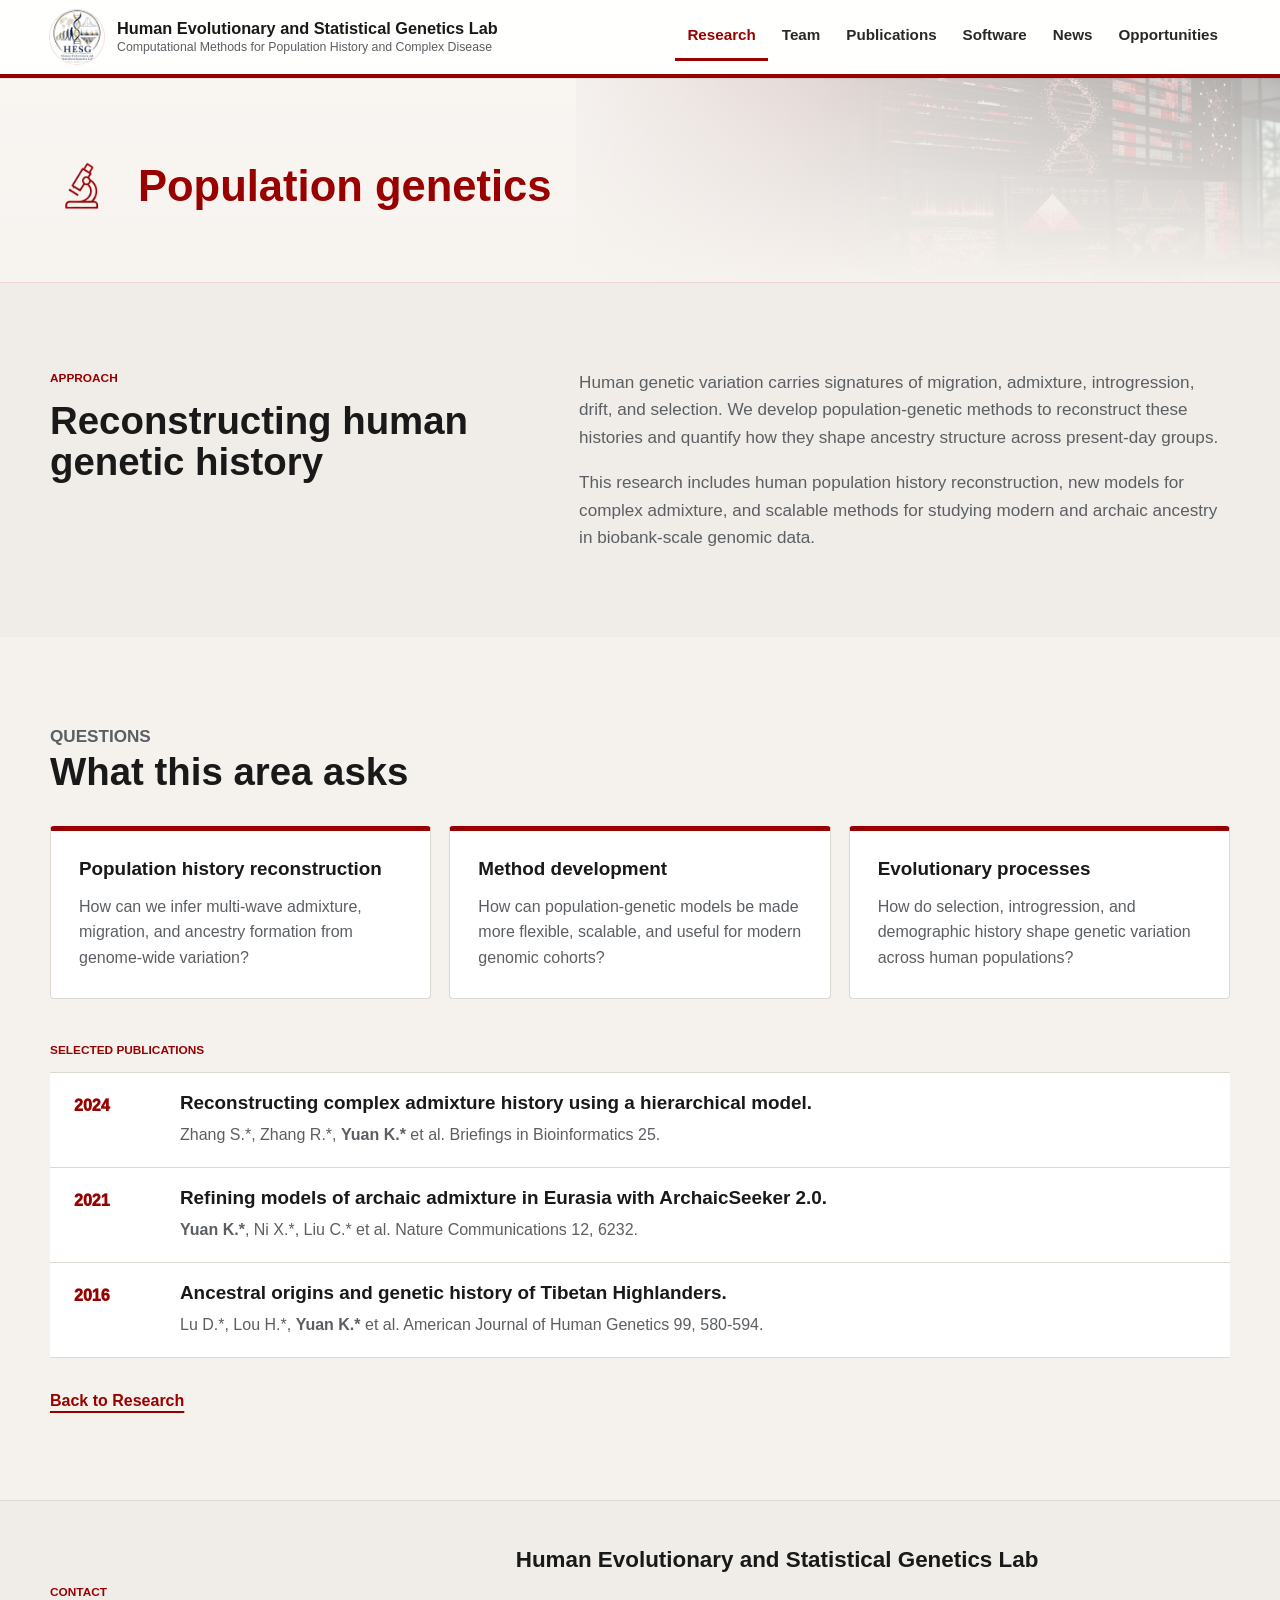
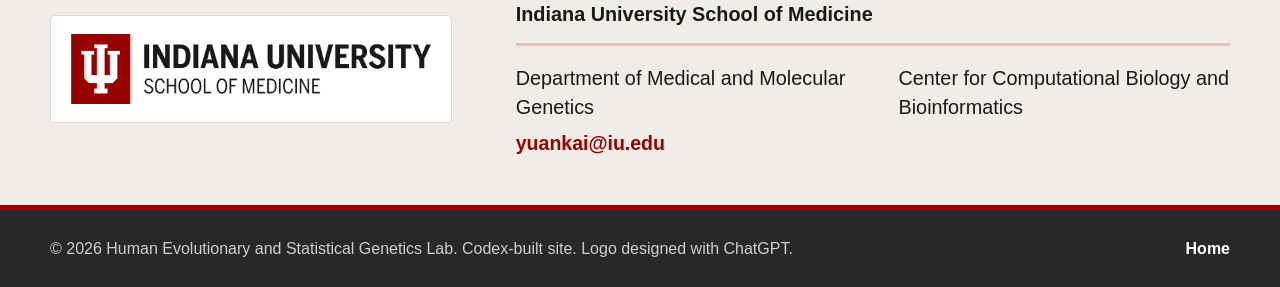
<file: research-population-genetics.html>
<!doctype html>
<html lang="en">
  <head>
    <meta charset="utf-8" />
    <meta name="viewport" content="width=device-width, initial-scale=1" />
    <meta
      name="description"
      content="Population genetics research in Human Evolutionary and Statistical Genetics Lab."
    />
    <title>Population Genetics | Human Evolutionary and Statistical Genetics Lab</title>
    <link rel="icon" href="assets/media/c5be937f.png" />
    <link rel="stylesheet" href="styles.css?v=20260701b" />
  </head>
  <body>
    <header class="site-header" data-header>
      <a class="brand" href="index.html" aria-label="Human Evolutionary and Statistical Genetics Lab home">
        <img class="brand-logo" src="assets/media/c5be937f.png" alt="" />
        <span>
          <strong>Human Evolutionary and Statistical Genetics Lab</strong>
          <small>Computational Methods for Population History and Complex Disease</small>
        </span>
      </a>
      <button class="nav-toggle" type="button" aria-label="Open navigation" aria-expanded="false" data-nav-toggle>
        <span></span><span></span><span></span>
      </button>
      <nav class="site-nav" data-nav>
        <a href="research.html" aria-current="page">Research</a>
        <a href="team.html">Team</a>
        <a href="publications.html">Publications</a>
        <a href="software.html">Software</a>
        <a href="news.html">News</a>
        <a href="opportunities.html">Opportunities</a>
      </nav>
    </header>

    <main>
      <section class="page-hero detail-hero" aria-labelledby="page-title">
        <h1 id="page-title"><img class="page-title-icon" src="assets/media/87121392.png" alt="" /><span class="page-title-text">Population genetics</span></h1>
      </section>

      <section class="section muted" aria-labelledby="approach-title">
        <div class="section-grid">
          <div>
            <p class="section-kicker">Approach</p>
            <h2 id="approach-title">Reconstructing human genetic history</h2>
          </div>
          <div class="intro-copy">
            <p>
              Human genetic variation carries signatures of migration, admixture, introgression,
              drift, and selection. We develop population-genetic methods to reconstruct these
              histories and quantify how they shape ancestry structure across present-day groups.
            </p>
            <p>
              This research includes human population history reconstruction, new models for
              complex admixture, and scalable methods for studying modern and archaic ancestry
              in biobank-scale genomic data.
            </p>
          </div>
        </div>
      </section>

      <section class="section" aria-labelledby="questions-title">
        <div class="section-heading">
          <p class="section-kicker">Questions</p>
          <h2 id="questions-title">What this area asks</h2>
        </div>
        <div class="card-grid three">
          <article class="research-card">
            <h3>Population history reconstruction</h3>
            <p>
              How can we infer multi-wave admixture, migration, and ancestry formation from
              genome-wide variation?
            </p>
          </article>
          <article class="research-card">
            <h3>Method development</h3>
            <p>
              How can population-genetic models be made more flexible, scalable, and useful for
              modern genomic cohorts?
            </p>
          </article>
          <article class="research-card">
            <h3>Evolutionary processes</h3>
            <p>
              How do selection, introgression, and demographic history shape genetic variation
              across human populations?
            </p>
          </article>
        </div>
        <div class="related-publications">
          <p class="section-kicker">Selected Publications</p>
          <div class="publication-list compact">
            <article>
              <time datetime="2024">2024</time>
              <div>
                <h3><a href="https://doi.org/10.1093/bib/bbad540" target="_blank" rel="noopener">Reconstructing complex admixture history using a hierarchical model.</a></h3>
                <p>Zhang S.*, Zhang R.*, <strong>Yuan K.*</strong> et al. Briefings in Bioinformatics 25.</p>
              </div>
            </article>
            <article>
              <time datetime="2021">2021</time>
              <div>
                <h3><a href="https://doi.org/10.1038/s41467-021-26503-5" target="_blank" rel="noopener">Refining models of archaic admixture in Eurasia with ArchaicSeeker 2.0.</a></h3>
                <p><strong>Yuan K.*</strong>, Ni X.*, Liu C.* et al. Nature Communications 12, 6232.</p>
              </div>
            </article>
            <article>
              <time datetime="2016">2016</time>
              <div>
                <h3><a href="https://doi.org/10.1016/j.ajhg.2016.07.002" target="_blank" rel="noopener">Ancestral origins and genetic history of Tibetan Highlanders.</a></h3>
                <p>Lu D.*, Lou H.*, <strong>Yuan K.*</strong> et al. American Journal of Human Genetics 99, 580-594.</p>
              </div>
            </article>
          </div>
        </div>
        <p class="back-link"><a class="text-link" href="research.html">Back to Research</a></p>
      </section>
    </main>

    <section class="site-affiliation" aria-label="Institutional affiliation and contact">
      <div class="site-affiliation-inner">
        <div class="site-affiliation-logo">
          <p class="section-kicker">Contact</p>
          <img class="iusm-logo" src="assets/media/3651b48b.png" alt="Indiana University School of Medicine" />
        </div>
        <address class="site-affiliation-address">
          <strong>Human Evolutionary and Statistical Genetics Lab</strong>
          <div class="affiliation-panel" aria-label="Institutional affiliation">
            <p class="affiliation-school">Indiana University School of Medicine</p>
            <div class="affiliation-columns">
              <span>Department of Medical and Molecular Genetics</span>
              <span>Center for Computational Biology and Bioinformatics</span>
            </div>
          </div>
          <a href="mailto:yuankai@iu.edu">yuankai@iu.edu</a>
        </address>
      </div>
    </section>

    <footer class="site-footer">
      <p>&copy; <span data-year></span> Human Evolutionary and Statistical Genetics Lab. Codex-built site. Logo designed with ChatGPT.</p>
      <a href="index.html">Home</a>
    </footer>
    <script src="script.js?v=20260625c"></script>
  </body>
</html>
</file>
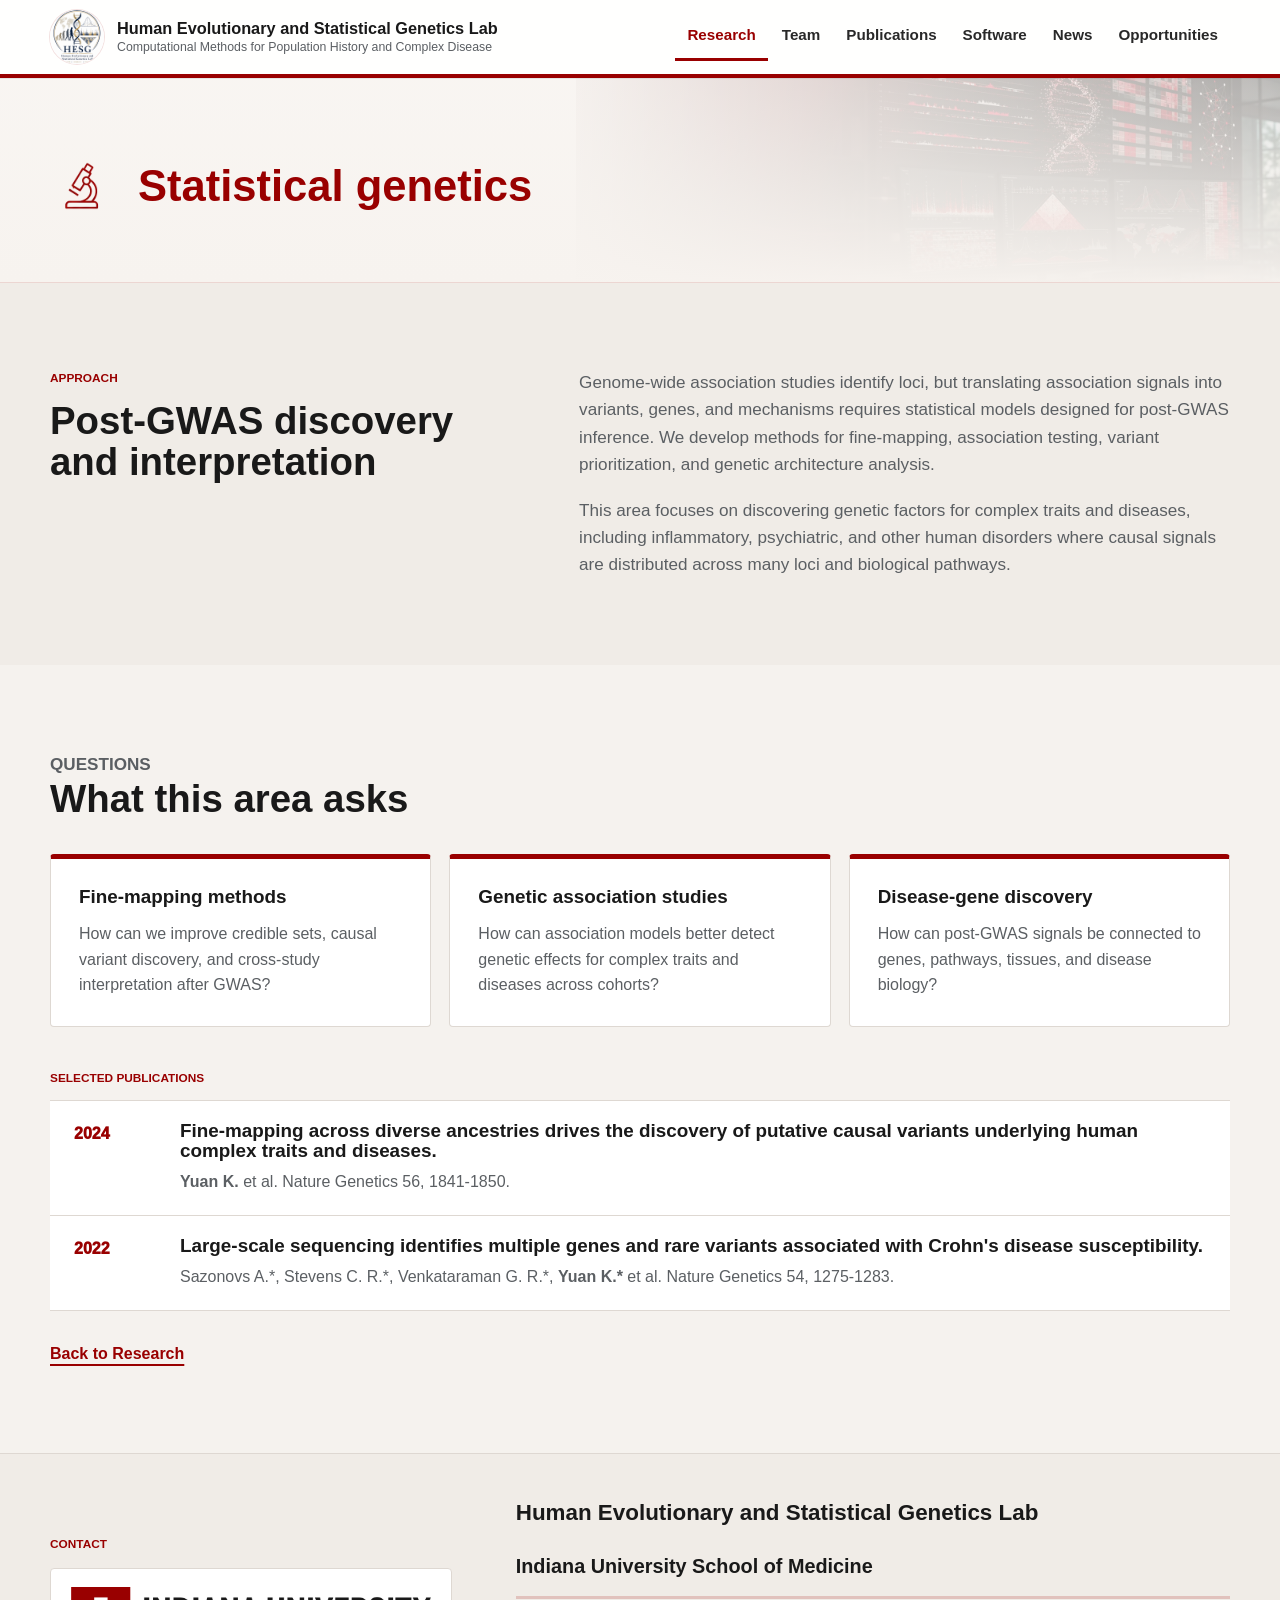
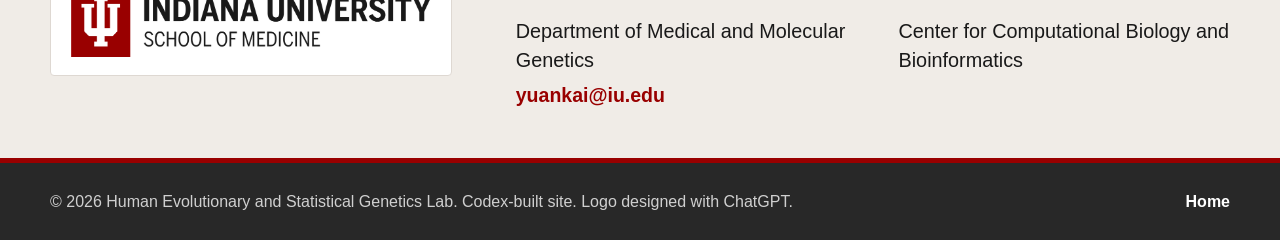
<file: research-statistical-genetics.html>
<!doctype html>
<html lang="en">
  <head>
    <meta charset="utf-8" />
    <meta name="viewport" content="width=device-width, initial-scale=1" />
    <meta
      name="description"
      content="Statistical genetics research in Human Evolutionary and Statistical Genetics Lab."
    />
    <title>Statistical Genetics | Human Evolutionary and Statistical Genetics Lab</title>
    <link rel="icon" href="assets/media/c5be937f.png" />
    <link rel="stylesheet" href="styles.css?v=20260701b" />
  </head>
  <body>
    <header class="site-header" data-header>
      <a class="brand" href="index.html" aria-label="Human Evolutionary and Statistical Genetics Lab home">
        <img class="brand-logo" src="assets/media/c5be937f.png" alt="" />
        <span>
          <strong>Human Evolutionary and Statistical Genetics Lab</strong>
          <small>Computational Methods for Population History and Complex Disease</small>
        </span>
      </a>
      <button class="nav-toggle" type="button" aria-label="Open navigation" aria-expanded="false" data-nav-toggle>
        <span></span><span></span><span></span>
      </button>
      <nav class="site-nav" data-nav>
        <a href="research.html" aria-current="page">Research</a>
        <a href="team.html">Team</a>
        <a href="publications.html">Publications</a>
        <a href="software.html">Software</a>
        <a href="news.html">News</a>
        <a href="opportunities.html">Opportunities</a>
      </nav>
    </header>

    <main>
      <section class="page-hero detail-hero" aria-labelledby="page-title">
        <h1 id="page-title"><img class="page-title-icon" src="assets/media/87121392.png" alt="" /><span class="page-title-text">Statistical genetics</span></h1>
      </section>

      <section class="section muted" aria-labelledby="approach-title">
        <div class="section-grid">
          <div>
            <p class="section-kicker">Approach</p>
            <h2 id="approach-title">Post-GWAS discovery and interpretation</h2>
          </div>
          <div class="intro-copy">
            <p>
              Genome-wide association studies identify loci, but translating association signals
              into variants, genes, and mechanisms requires statistical models designed for
              post-GWAS inference. We develop methods for fine-mapping, association testing,
              variant prioritization, and genetic architecture analysis.
            </p>
            <p>
              This area focuses on discovering genetic factors for complex traits and diseases,
              including inflammatory, psychiatric, and other human disorders where causal signals
              are distributed across many loci and biological pathways.
            </p>
          </div>
        </div>
      </section>

      <section class="section" aria-labelledby="questions-title">
        <div class="section-heading">
          <p class="section-kicker">Questions</p>
          <h2 id="questions-title">What this area asks</h2>
        </div>
        <div class="card-grid three">
          <article class="research-card">
            <h3>Fine-mapping methods</h3>
            <p>
              How can we improve credible sets, causal variant discovery, and cross-study
              interpretation after GWAS?
            </p>
          </article>
          <article class="research-card">
            <h3>Genetic association studies</h3>
            <p>
              How can association models better detect genetic effects for complex traits and
              diseases across cohorts?
            </p>
          </article>
          <article class="research-card">
            <h3>Disease-gene discovery</h3>
            <p>
              How can post-GWAS signals be connected to genes, pathways, tissues, and disease
              biology?
            </p>
          </article>
        </div>
        <div class="related-publications">
          <p class="section-kicker">Selected Publications</p>
          <div class="publication-list compact">
            <article>
              <time datetime="2024">2024</time>
              <div>
                <h3><a href="https://doi.org/10.1038/s41588-024-01870-z" target="_blank" rel="noopener">Fine-mapping across diverse ancestries drives the discovery of putative causal variants underlying human complex traits and diseases.</a></h3>
                <p><strong>Yuan K.</strong> et al. Nature Genetics 56, 1841-1850.</p>
              </div>
            </article>
            <article>
              <time datetime="2022">2022</time>
              <div>
                <h3><a href="https://doi.org/10.1038/s41588-022-01156-2" target="_blank" rel="noopener">Large-scale sequencing identifies multiple genes and rare variants associated with Crohn's disease susceptibility.</a></h3>
                <p>Sazonovs A.*, Stevens C. R.*, Venkataraman G. R.*, <strong>Yuan K.*</strong> et al. Nature Genetics 54, 1275-1283.</p>
              </div>
            </article>
          </div>
        </div>
        <p class="back-link"><a class="text-link" href="research.html">Back to Research</a></p>
      </section>
    </main>

    <section class="site-affiliation" aria-label="Institutional affiliation and contact">
      <div class="site-affiliation-inner">
        <div class="site-affiliation-logo">
          <p class="section-kicker">Contact</p>
          <img class="iusm-logo" src="assets/media/3651b48b.png" alt="Indiana University School of Medicine" />
        </div>
        <address class="site-affiliation-address">
          <strong>Human Evolutionary and Statistical Genetics Lab</strong>
          <div class="affiliation-panel" aria-label="Institutional affiliation">
            <p class="affiliation-school">Indiana University School of Medicine</p>
            <div class="affiliation-columns">
              <span>Department of Medical and Molecular Genetics</span>
              <span>Center for Computational Biology and Bioinformatics</span>
            </div>
          </div>
          <a href="mailto:yuankai@iu.edu">yuankai@iu.edu</a>
        </address>
      </div>
    </section>

    <footer class="site-footer">
      <p>&copy; <span data-year></span> Human Evolutionary and Statistical Genetics Lab. Codex-built site. Logo designed with ChatGPT.</p>
      <a href="index.html">Home</a>
    </footer>
    <script src="script.js?v=20260625c"></script>
  </body>
</html>
</file>
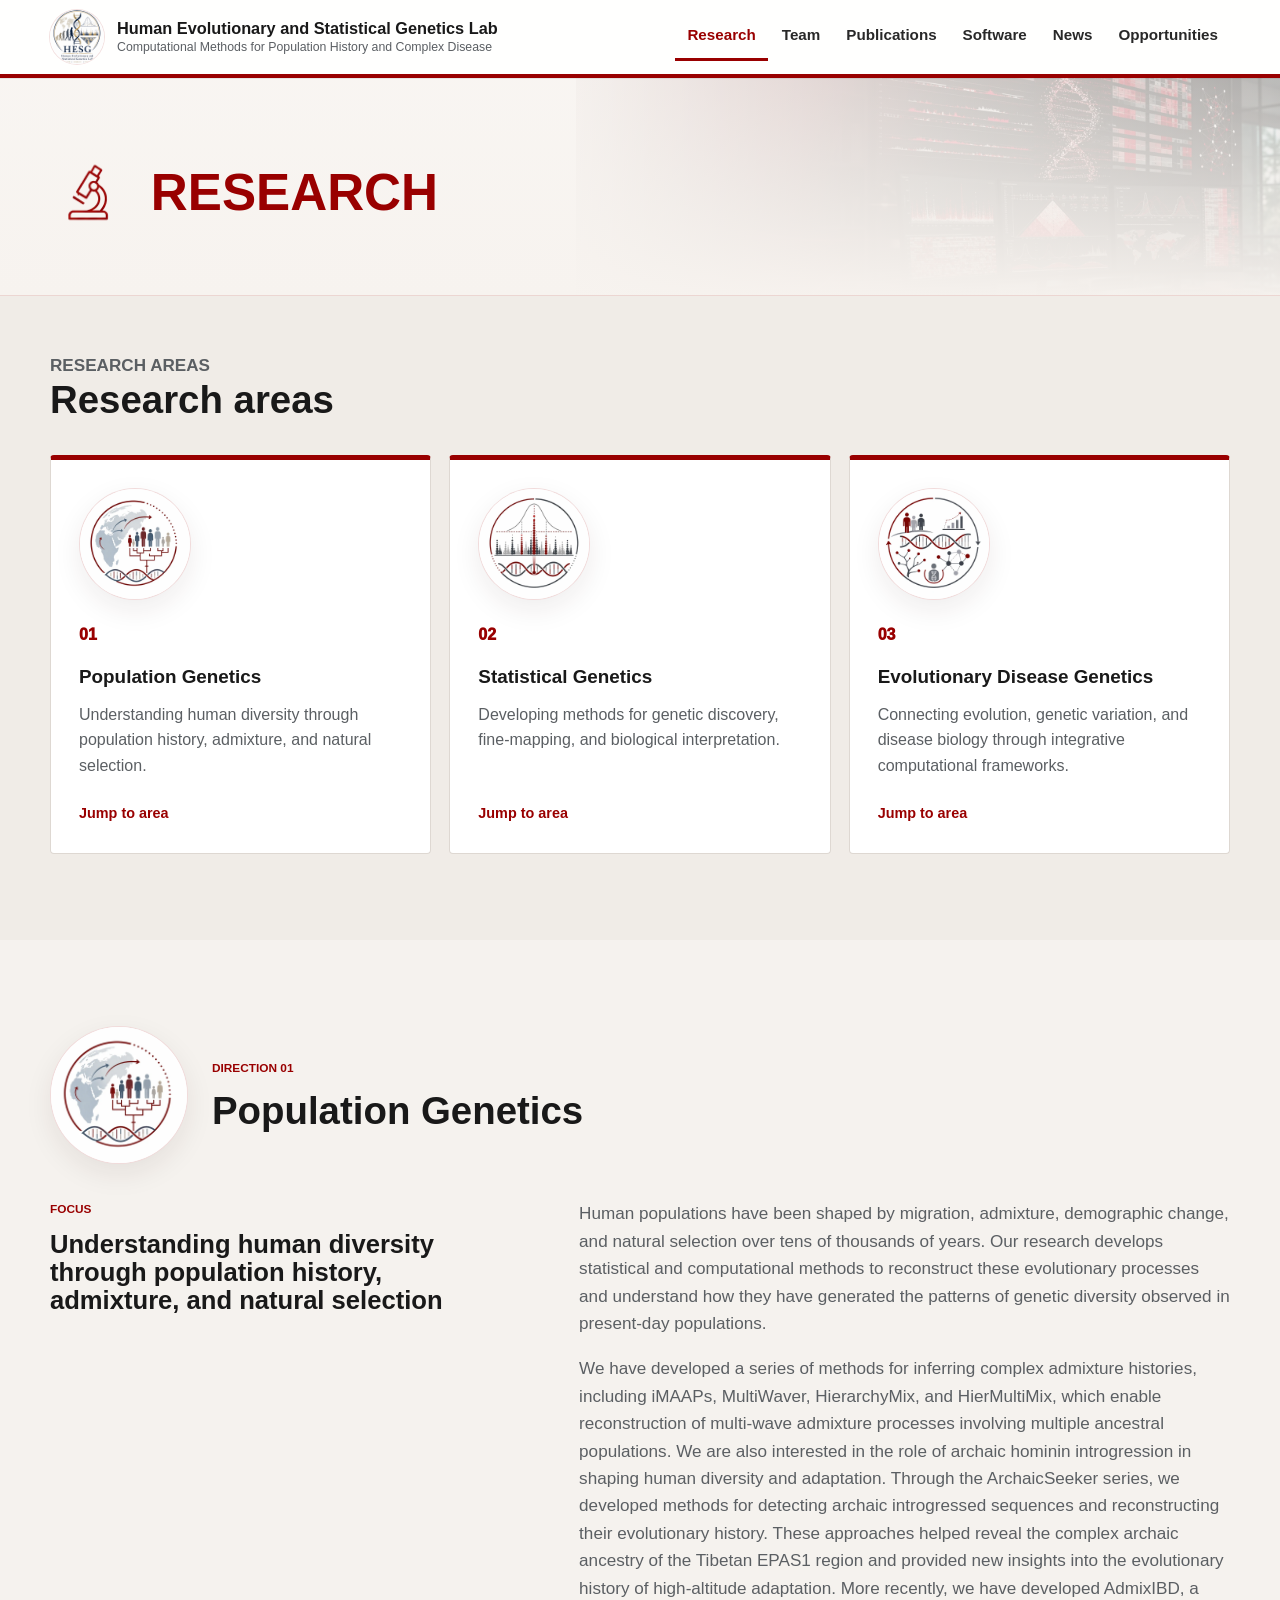
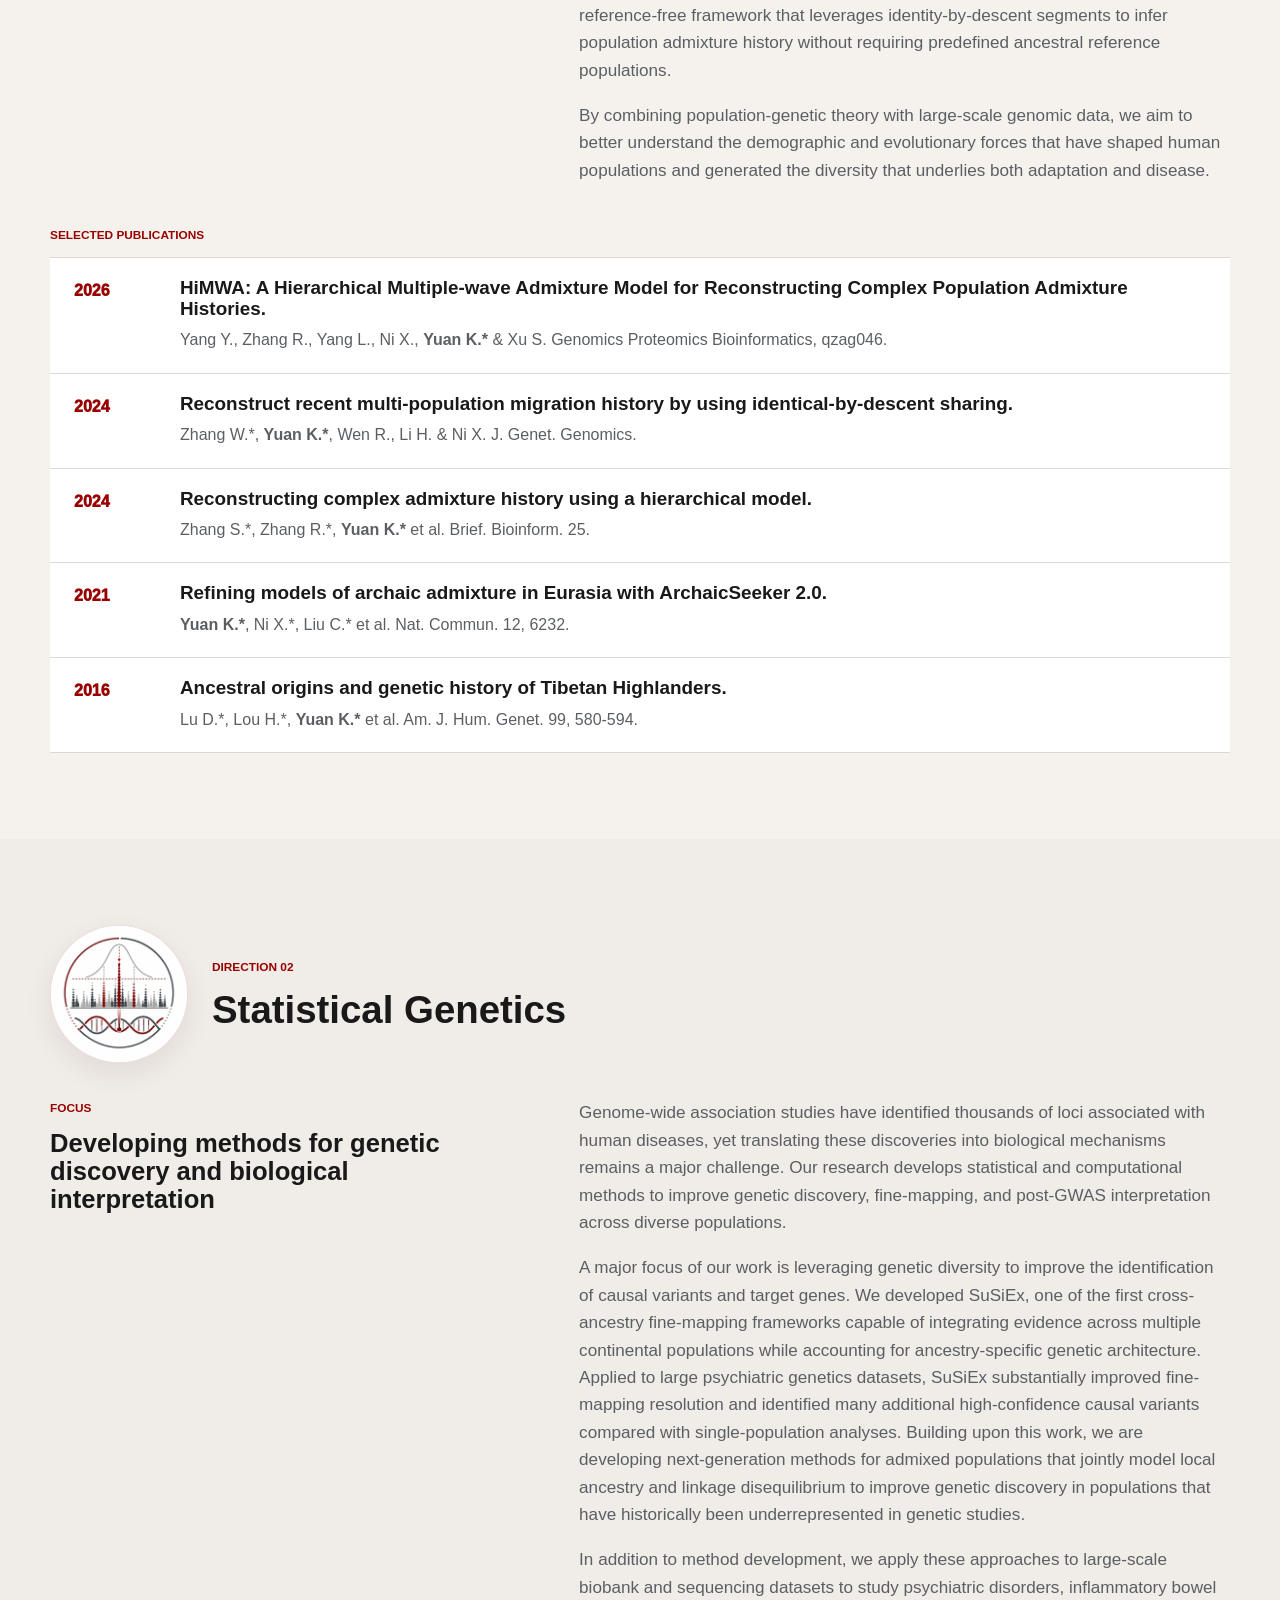
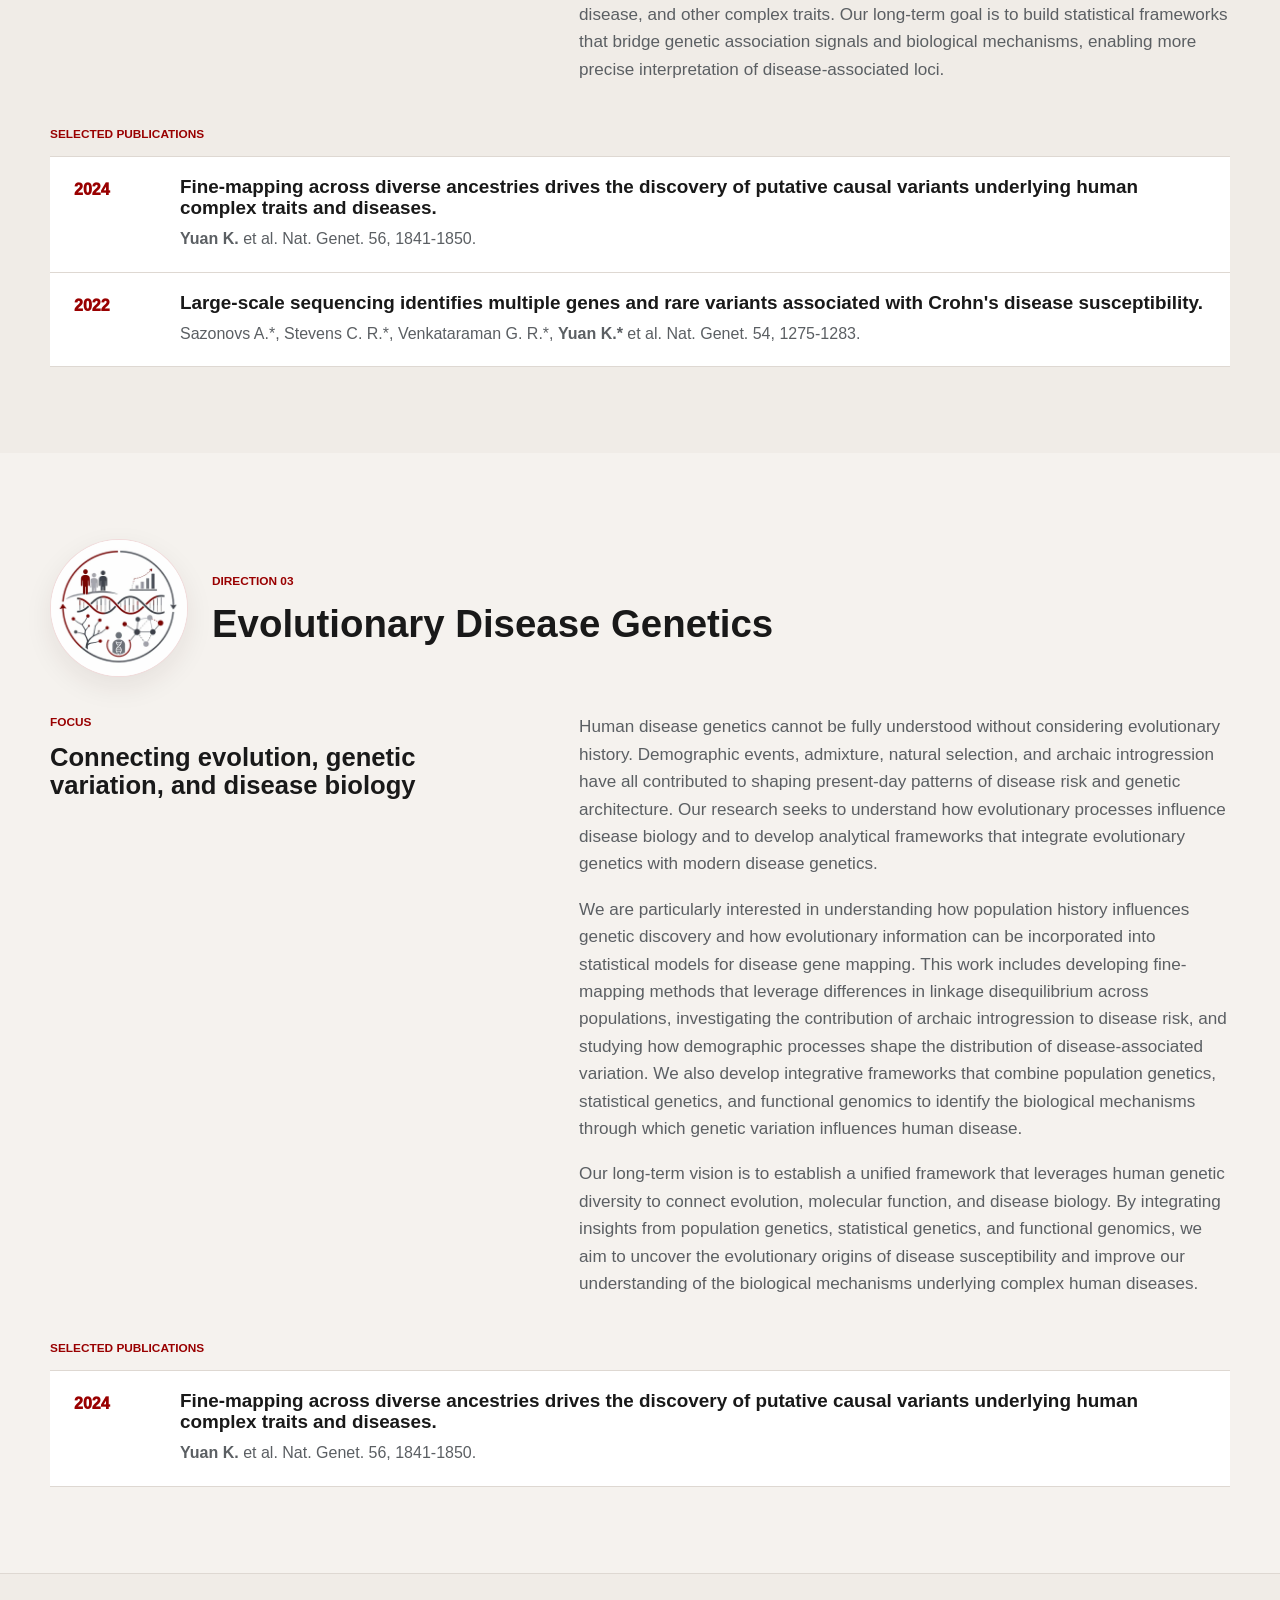
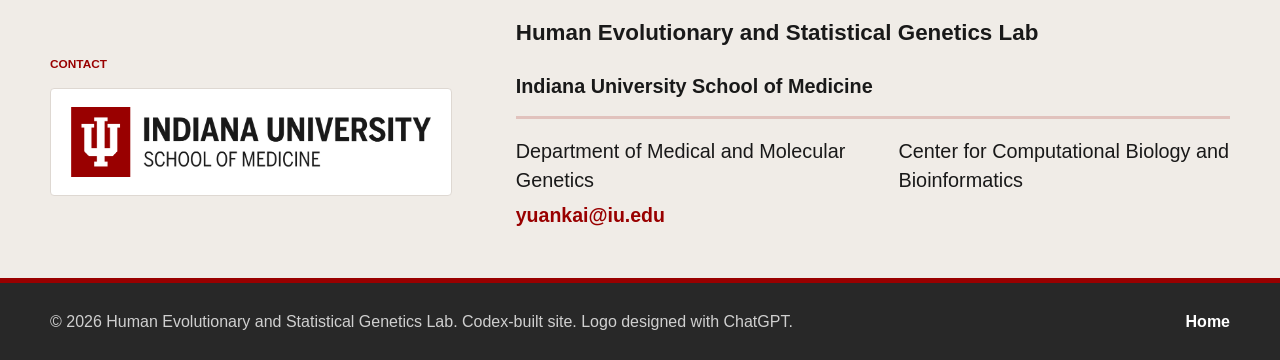
<file: research.html>
<!doctype html>
<html lang="en">
  <head>
    <meta charset="utf-8" />
    <meta name="viewport" content="width=device-width, initial-scale=1" />
    <meta
      name="description"
      content="Research directions of Human Evolutionary and Statistical Genetics Lab in computational and statistical genetics."
    />
    <title>Research | Human Evolutionary and Statistical Genetics Lab</title>
    <link rel="icon" href="assets/media/c5be937f.png" />
    <link rel="stylesheet" href="styles.css?v=20260701b" />
  </head>
  <body>
    <header class="site-header" data-header>
      <a class="brand" href="index.html" aria-label="Human Evolutionary and Statistical Genetics Lab home">
        <img class="brand-logo" src="assets/media/c5be937f.png" alt="" />
        <span>
          <strong>Human Evolutionary and Statistical Genetics Lab</strong>
          <small>Computational Methods for Population History and Complex Disease</small>
        </span>
      </a>
      <button class="nav-toggle" type="button" aria-label="Open navigation" aria-expanded="false" data-nav-toggle>
        <span></span><span></span><span></span>
      </button>
      <nav class="site-nav" data-nav>
        <a href="research.html" aria-current="page">Research</a>
        <a href="team.html">Team</a>
        <a href="publications.html">Publications</a>
        <a href="software.html">Software</a>
        <a href="news.html">News</a>
        <a href="opportunities.html">Opportunities</a>
      </nav>
    </header>

    <main>
      <section class="page-hero" aria-labelledby="page-title">
        <h1 id="page-title"><img class="page-title-icon" src="assets/media/87121392.png" alt="" /><span class="page-title-text">RESEARCH</span></h1>
      </section>

      <section class="section muted research-overview" aria-labelledby="areas-title">
        <div class="section-heading">
          <p class="section-kicker">Research Areas</p>
          <h2 id="areas-title">Research areas</h2>
        </div>
        <div class="card-grid three">
          <a class="research-card logo-card" href="#population-genetics">
            <img class="direction-card-logo" src="assets/media/162437e8.webp" alt="" />
            <span class="card-number">01</span>
            <h3>Population Genetics</h3>
            <p>
              Understanding human diversity through population history, admixture, and natural
              selection.
            </p>
            <span class="card-link">Jump to area</span>
          </a>
          <a class="research-card logo-card" href="#statistical-genetics">
            <img class="direction-card-logo" src="assets/media/3df79297.webp" alt="" />
            <span class="card-number">02</span>
            <h3>Statistical Genetics</h3>
            <p>
              Developing methods for genetic discovery, fine-mapping, and biological
              interpretation.
            </p>
            <span class="card-link">Jump to area</span>
          </a>
          <a class="research-card logo-card" href="#evolutionary-disease-genetics">
            <img class="direction-card-logo" src="assets/media/74aa8134.webp" alt="" />
            <span class="card-number">03</span>
            <h3>Evolutionary Disease Genetics</h3>
            <p>
              Connecting evolution, genetic variation, and disease biology through integrative
              computational frameworks.
            </p>
            <span class="card-link">Jump to area</span>
          </a>
        </div>
      </section>

      <section class="section direction-detail" id="population-genetics" aria-labelledby="population-title">
        <div class="direction-detail-header">
          <img class="direction-detail-logo" src="assets/media/162437e8.webp" alt="" />
          <div>
            <p class="section-kicker">Direction 01</p>
            <h2 id="population-title">Population Genetics</h2>
          </div>
        </div>
        <div class="section-grid">
          <div>
            <p class="section-kicker">Focus</p>
            <h3>Understanding human diversity through population history, admixture, and natural selection</h3>
          </div>
          <div class="intro-copy">
            <p>
              Human populations have been shaped by migration, admixture, demographic change,
              and natural selection over tens of thousands of years. Our research develops
              statistical and computational methods to reconstruct these evolutionary processes
              and understand how they have generated the patterns of genetic diversity observed
              in present-day populations.
            </p>
            <p>
              We have developed a series of methods for inferring complex admixture histories,
              including iMAAPs, MultiWaver, HierarchyMix, and HierMultiMix, which enable
              reconstruction of multi-wave admixture processes involving multiple ancestral
              populations. We are also interested in the role of archaic hominin introgression
              in shaping human diversity and adaptation. Through the ArchaicSeeker series, we
              developed methods for detecting archaic introgressed sequences and reconstructing
              their evolutionary history. These approaches helped reveal the complex archaic
              ancestry of the Tibetan EPAS1 region and provided new insights into the
              evolutionary history of high-altitude adaptation. More recently, we have developed
              AdmixIBD, a reference-free framework that leverages identity-by-descent segments
              to infer population admixture history without requiring predefined ancestral
              reference populations.
            </p>
            <p>
              By combining population-genetic theory with large-scale genomic data, we aim to
              better understand the demographic and evolutionary forces that have shaped human
              populations and generated the diversity that underlies both adaptation and disease.
            </p>
          </div>
        </div>
        <div class="related-publications">
          <p class="section-kicker">Selected Publications</p>
          <div class="publication-list compact">
            <article>
              <time datetime="2026">2026</time>
              <div>
                <h3><a href="https://doi.org/10.1093/gpbjnl/qzag046" target="_blank" rel="noopener">HiMWA: A Hierarchical Multiple-wave Admixture Model for Reconstructing Complex Population Admixture Histories.</a></h3>
                <p>Yang Y., Zhang R., Yang L., Ni X., <strong>Yuan K.*</strong> &amp; Xu S. Genomics Proteomics Bioinformatics, qzag046.</p>
              </div>
            </article>
            <article>
              <time datetime="2024">2024</time>
              <div>
                <h3><a href="https://doi.org/10.1016/j.jgg.2024.02.006" target="_blank" rel="noopener">Reconstruct recent multi-population migration history by using identical-by-descent sharing.</a></h3>
                <p>Zhang W.*, <strong>Yuan K.*</strong>, Wen R., Li H. &amp; Ni X. J. Genet. Genomics.</p>
              </div>
            </article>
            <article>
              <time datetime="2024">2024</time>
              <div>
                <h3><a href="https://doi.org/10.1093/bib/bbad540" target="_blank" rel="noopener">Reconstructing complex admixture history using a hierarchical model.</a></h3>
                <p>Zhang S.*, Zhang R.*, <strong>Yuan K.*</strong> et al. Brief. Bioinform. 25.</p>
              </div>
            </article>
            <article>
              <time datetime="2021">2021</time>
              <div>
                <h3><a href="https://doi.org/10.1038/s41467-021-26503-5" target="_blank" rel="noopener">Refining models of archaic admixture in Eurasia with ArchaicSeeker 2.0.</a></h3>
                <p><strong>Yuan K.*</strong>, Ni X.*, Liu C.* et al. Nat. Commun. 12, 6232.</p>
              </div>
            </article>
            <article>
              <time datetime="2016">2016</time>
              <div>
                <h3><a href="https://doi.org/10.1016/j.ajhg.2016.07.002" target="_blank" rel="noopener">Ancestral origins and genetic history of Tibetan Highlanders.</a></h3>
                <p>Lu D.*, Lou H.*, <strong>Yuan K.*</strong> et al. Am. J. Hum. Genet. 99, 580-594.</p>
              </div>
            </article>
          </div>
        </div>
      </section>

      <section class="section muted direction-detail" id="statistical-genetics" aria-labelledby="statistical-title">
        <div class="direction-detail-header">
          <img class="direction-detail-logo" src="assets/media/3df79297.webp" alt="" />
          <div>
            <p class="section-kicker">Direction 02</p>
            <h2 id="statistical-title">Statistical Genetics</h2>
          </div>
        </div>
        <div class="section-grid">
          <div>
            <p class="section-kicker">Focus</p>
            <h3>Developing methods for genetic discovery and biological interpretation</h3>
          </div>
          <div class="intro-copy">
            <p>
              Genome-wide association studies have identified thousands of loci associated with
              human diseases, yet translating these discoveries into biological mechanisms
              remains a major challenge. Our research develops statistical and computational
              methods to improve genetic discovery, fine-mapping, and post-GWAS interpretation
              across diverse populations.
            </p>
            <p>
              A major focus of our work is leveraging genetic diversity to improve the
              identification of causal variants and target genes. We developed SuSiEx, one of the
              first cross-ancestry fine-mapping frameworks capable of integrating evidence across
              multiple continental populations while accounting for ancestry-specific genetic
              architecture. Applied to large psychiatric genetics datasets, SuSiEx substantially
              improved fine-mapping resolution and identified many additional high-confidence
              causal variants compared with single-population analyses. Building upon this work,
              we are developing next-generation methods for admixed populations that jointly
              model local ancestry and linkage disequilibrium to improve genetic discovery in
              populations that have historically been underrepresented in genetic studies.
            </p>
            <p>
              In addition to method development, we apply these approaches to large-scale
              biobank and sequencing datasets to study psychiatric disorders, inflammatory bowel
              disease, and other complex traits. Our long-term goal is to build statistical
              frameworks that bridge genetic association signals and biological mechanisms,
              enabling more precise interpretation of disease-associated loci.
            </p>
          </div>
        </div>
        <div class="related-publications">
          <p class="section-kicker">Selected Publications</p>
          <div class="publication-list compact">
            <article>
              <time datetime="2024">2024</time>
              <div>
                <h3><a href="https://doi.org/10.1038/s41588-024-01870-z" target="_blank" rel="noopener">Fine-mapping across diverse ancestries drives the discovery of putative causal variants underlying human complex traits and diseases.</a></h3>
                <p><strong>Yuan K.</strong> et al. Nat. Genet. 56, 1841-1850.</p>
              </div>
            </article>
            <article>
              <time datetime="2022">2022</time>
              <div>
                <h3><a href="https://doi.org/10.1038/s41588-022-01156-2" target="_blank" rel="noopener">Large-scale sequencing identifies multiple genes and rare variants associated with Crohn's disease susceptibility.</a></h3>
                <p>Sazonovs A.*, Stevens C. R.*, Venkataraman G. R.*, <strong>Yuan K.*</strong> et al. Nat. Genet. 54, 1275-1283.</p>
              </div>
            </article>
          </div>
        </div>
      </section>

      <section class="section direction-detail" id="evolutionary-disease-genetics" aria-labelledby="evolutionary-disease-title">
        <div class="direction-detail-header">
          <img class="direction-detail-logo" src="assets/media/74aa8134.webp" alt="" />
          <div>
            <p class="section-kicker">Direction 03</p>
            <h2 id="evolutionary-disease-title">Evolutionary Disease Genetics</h2>
          </div>
        </div>
        <div class="section-grid">
          <div>
            <p class="section-kicker">Focus</p>
            <h3>Connecting evolution, genetic variation, and disease biology</h3>
          </div>
          <div class="intro-copy">
            <p>
              Human disease genetics cannot be fully understood without considering evolutionary
              history. Demographic events, admixture, natural selection, and archaic
              introgression have all contributed to shaping present-day patterns of disease risk
              and genetic architecture. Our research seeks to understand how evolutionary
              processes influence disease biology and to develop analytical frameworks that
              integrate evolutionary genetics with modern disease genetics.
            </p>
            <p>
              We are particularly interested in understanding how population history influences
              genetic discovery and how evolutionary information can be incorporated into
              statistical models for disease gene mapping. This work includes developing
              fine-mapping methods that leverage differences in linkage disequilibrium across
              populations, investigating the contribution of archaic introgression to disease
              risk, and studying how demographic processes shape the distribution of
              disease-associated variation. We also develop integrative frameworks that combine
              population genetics, statistical genetics, and functional genomics to identify the
              biological mechanisms through which genetic variation influences human disease.
            </p>
            <p>
              Our long-term vision is to establish a unified framework that leverages human
              genetic diversity to connect evolution, molecular function, and disease biology.
              By integrating insights from population genetics, statistical genetics, and
              functional genomics, we aim to uncover the evolutionary origins of disease
              susceptibility and improve our understanding of the biological mechanisms
              underlying complex human diseases.
            </p>
          </div>
        </div>
        <div class="related-publications">
          <p class="section-kicker">Selected Publications</p>
          <div class="publication-list compact">
            <article>
              <time datetime="2024">2024</time>
              <div>
                <h3><a href="https://doi.org/10.1038/s41588-024-01870-z" target="_blank" rel="noopener">Fine-mapping across diverse ancestries drives the discovery of putative causal variants underlying human complex traits and diseases.</a></h3>
                <p><strong>Yuan K.</strong> et al. Nat. Genet. 56, 1841-1850.</p>
              </div>
            </article>
          </div>
        </div>
      </section>
    </main>

    <section class="site-affiliation" aria-label="Institutional affiliation and contact">
      <div class="site-affiliation-inner">
        <div class="site-affiliation-logo">
          <p class="section-kicker">Contact</p>
          <img class="iusm-logo" src="assets/media/3651b48b.png" alt="Indiana University School of Medicine" />
        </div>
        <address class="site-affiliation-address">
          <strong>Human Evolutionary and Statistical Genetics Lab</strong>
          <div class="affiliation-panel" aria-label="Institutional affiliation">
            <p class="affiliation-school">Indiana University School of Medicine</p>
            <div class="affiliation-columns">
              <span>Department of Medical and Molecular Genetics</span>
              <span>Center for Computational Biology and Bioinformatics</span>
            </div>
          </div>
          <a href="mailto:yuankai@iu.edu">yuankai@iu.edu</a>
        </address>
      </div>
    </section>

    <footer class="site-footer">
      <p>&copy; <span data-year></span> Human Evolutionary and Statistical Genetics Lab. Codex-built site. Logo designed with ChatGPT.</p>
      <a href="index.html">Home</a>
    </footer>
    <script src="script.js?v=20260625c"></script>
  </body>
</html>
</file>
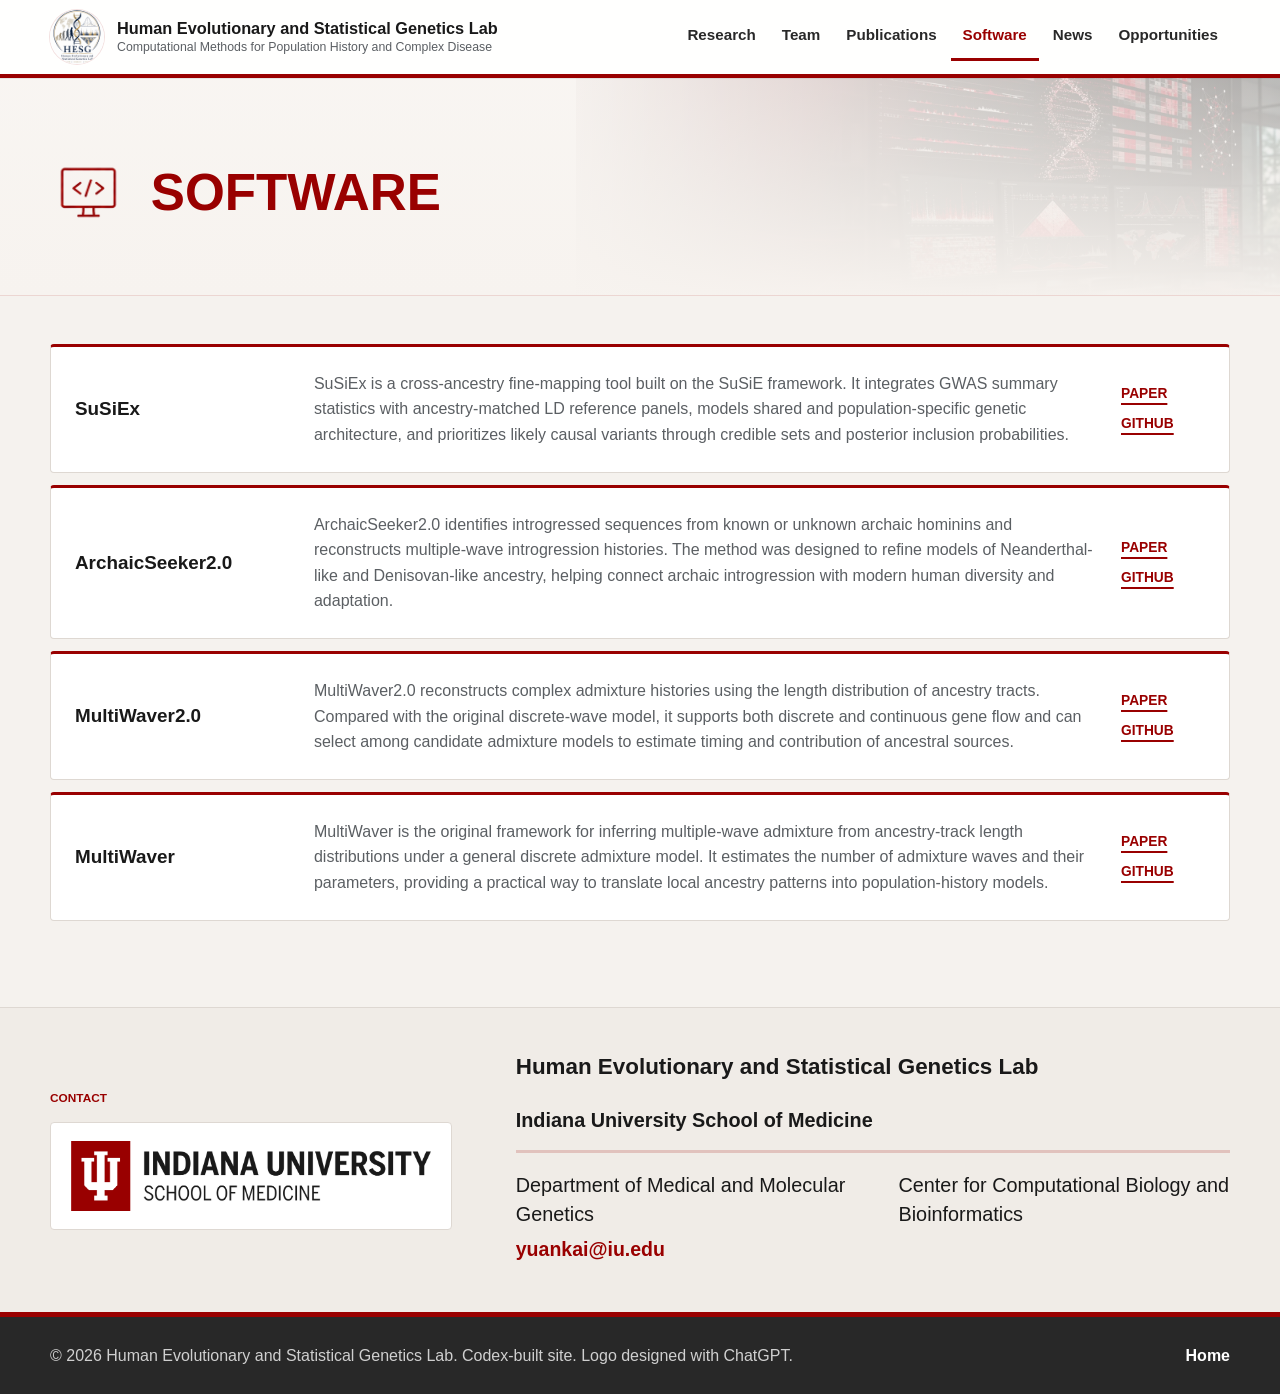
<file: software.html>
<!doctype html>
<html lang="en">
  <head>
    <meta charset="utf-8" />
    <meta name="viewport" content="width=device-width, initial-scale=1" />
    <meta name="description" content="Software and methods from Human Evolutionary and Statistical Genetics Lab." />
    <title>Software | Human Evolutionary and Statistical Genetics Lab</title>
    <link rel="icon" href="assets/media/c5be937f.png" />
    <link rel="stylesheet" href="styles.css?v=20260701b" />
  </head>
  <body>
    <header class="site-header" data-header>
      <a class="brand" href="index.html" aria-label="Human Evolutionary and Statistical Genetics Lab home">
        <img class="brand-logo" src="assets/media/c5be937f.png" alt="" />
        <span><strong>Human Evolutionary and Statistical Genetics Lab</strong><small>Computational Methods for Population History and Complex Disease</small></span>
      </a>
      <button class="nav-toggle" type="button" aria-label="Open navigation" aria-expanded="false" data-nav-toggle>
        <span></span><span></span><span></span>
      </button>
      <nav class="site-nav" data-nav>
        <a href="research.html">Research</a>
        <a href="team.html">Team</a>
        <a href="publications.html">Publications</a>
        <a href="software.html" aria-current="page">Software</a>
        <a href="news.html">News</a>
        <a href="opportunities.html">Opportunities</a>
      </nav>
    </header>

    <main>
      <section class="page-hero" aria-labelledby="page-title">
        <h1 id="page-title"><img class="page-title-icon" src="assets/media/b1b2024d.png" alt="" /><span class="page-title-text">SOFTWARE</span></h1>
      </section>

      <section class="section software-section">
        <div class="method-list software-list">
          <article>
            <h3>SuSiEx</h3>
            <p>
              SuSiEx is a cross-ancestry fine-mapping tool built on the SuSiE framework. It
              integrates GWAS summary statistics with ancestry-matched LD reference panels,
              models shared and population-specific genetic architecture, and prioritizes likely
              causal variants through credible sets and posterior inclusion probabilities.
            </p>
            <div class="software-links">
              <a class="paper-link" href="https://doi.org/10.1038/s41588-024-01870-z" target="_blank" rel="noopener">Paper</a>
              <a class="github-link" href="https://github.com/getian107/SuSiEx" target="_blank" rel="noopener">GitHub</a>
            </div>
          </article>
          <article>
            <h3>ArchaicSeeker2.0</h3>
            <p>
              ArchaicSeeker2.0 identifies introgressed sequences from known or unknown archaic
              hominins and reconstructs multiple-wave introgression histories. The method was
              designed to refine models of Neanderthal-like and Denisovan-like ancestry, helping
              connect archaic introgression with modern human diversity and adaptation.
            </p>
            <div class="software-links">
              <a class="paper-link" href="https://doi.org/10.1038/s41467-021-26503-5" target="_blank" rel="noopener">Paper</a>
              <a class="github-link" href="https://github.com/Shuhua-Group/ArchaicSeeker2.0" target="_blank" rel="noopener">GitHub</a>
            </div>
          </article>
          <article>
            <h3>MultiWaver2.0</h3>
            <p>
              MultiWaver2.0 reconstructs complex admixture histories using the length distribution
              of ancestry tracts. Compared with the original discrete-wave model, it supports both
              discrete and continuous gene flow and can select among candidate admixture models to
              estimate timing and contribution of ancestral sources.
            </p>
            <div class="software-links">
              <a class="paper-link" href="https://doi.org/10.1038/s41431-018-0259-3" target="_blank" rel="noopener">Paper</a>
              <a class="github-link" href="https://github.com/Shuhua-Group/MultiWaver2.0" target="_blank" rel="noopener">GitHub</a>
            </div>
          </article>
          <article>
            <h3>MultiWaver</h3>
            <p>
              MultiWaver is the original framework for inferring multiple-wave admixture from
              ancestry-track length distributions under a general discrete admixture model. It
              estimates the number of admixture waves and their parameters, providing a practical
              way to translate local ancestry patterns into population-history models.
            </p>
            <div class="software-links">
              <a class="paper-link" href="https://doi.org/10.1038/s41437-017-0041-2" target="_blank" rel="noopener">Paper</a>
              <a class="github-link" href="https://github.com/Shuhua-Group/MultiWaver" target="_blank" rel="noopener">GitHub</a>
            </div>
          </article>
        </div>
      </section>
    </main>

    <section class="site-affiliation" aria-label="Institutional affiliation and contact">
      <div class="site-affiliation-inner">
        <div class="site-affiliation-logo">
          <p class="section-kicker">Contact</p>
          <img class="iusm-logo" src="assets/media/3651b48b.png" alt="Indiana University School of Medicine" />
        </div>
        <address class="site-affiliation-address">
          <strong>Human Evolutionary and Statistical Genetics Lab</strong>
          <div class="affiliation-panel" aria-label="Institutional affiliation">
            <p class="affiliation-school">Indiana University School of Medicine</p>
            <div class="affiliation-columns">
              <span>Department of Medical and Molecular Genetics</span>
              <span>Center for Computational Biology and Bioinformatics</span>
            </div>
          </div>
          <a href="mailto:yuankai@iu.edu">yuankai@iu.edu</a>
        </address>
      </div>
    </section>

    <footer class="site-footer">
      <p>&copy; <span data-year></span> Human Evolutionary and Statistical Genetics Lab. Codex-built site. Logo designed with ChatGPT.</p>
      <a href="index.html">Home</a>
    </footer>
    <script src="script.js?v=20260625c"></script>
  </body>
</html>
</file>
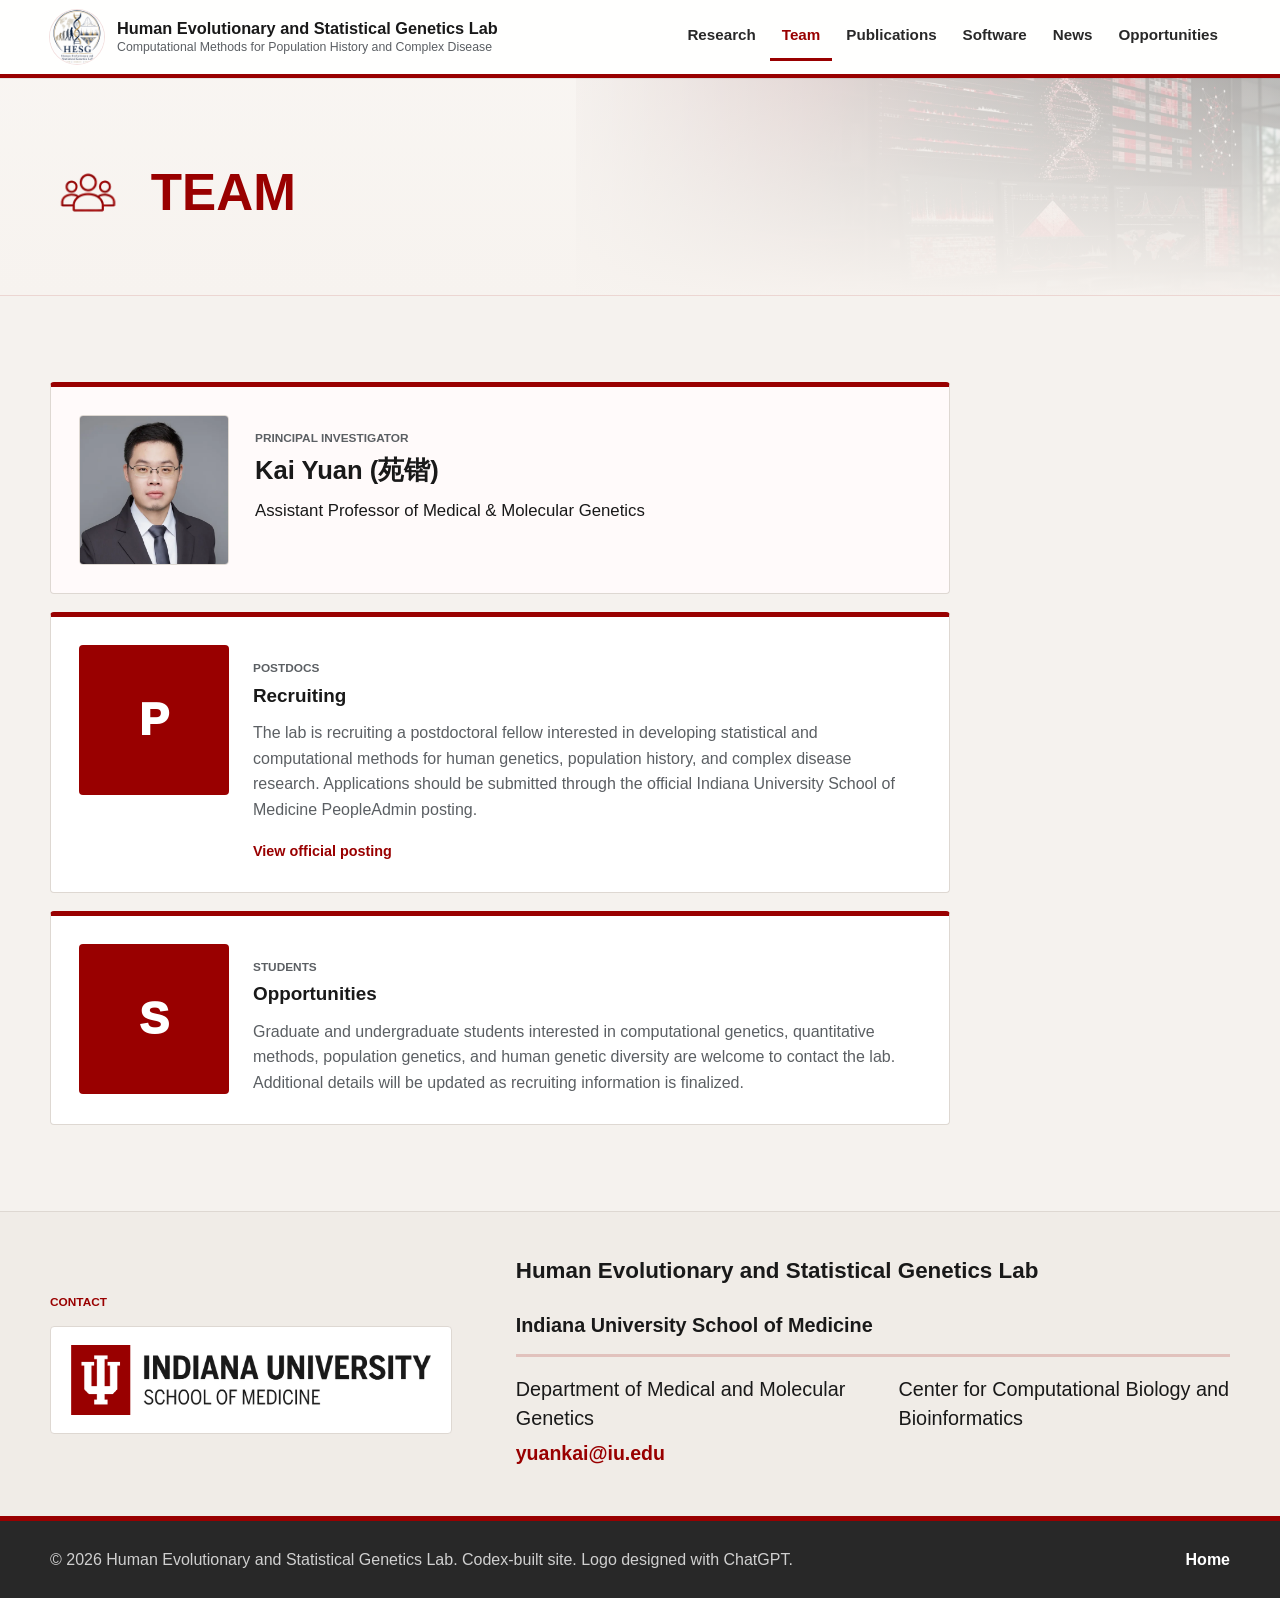
<file: team.html>
<!doctype html>
<html lang="en">
  <head>
    <meta charset="utf-8" />
    <meta name="viewport" content="width=device-width, initial-scale=1" />
    <meta name="description" content="Team page for Human Evolutionary and Statistical Genetics Lab." />
    <title>Team | Human Evolutionary and Statistical Genetics Lab</title>
    <link rel="icon" href="assets/media/c5be937f.png" />
    <link rel="stylesheet" href="styles.css?v=20260701b" />
  </head>
  <body>
    <header class="site-header" data-header>
      <a class="brand" href="index.html" aria-label="Human Evolutionary and Statistical Genetics Lab home">
        <img class="brand-logo" src="assets/media/c5be937f.png" alt="" />
        <span><strong>Human Evolutionary and Statistical Genetics Lab</strong><small>Computational Methods for Population History and Complex Disease</small></span>
      </a>
      <button class="nav-toggle" type="button" aria-label="Open navigation" aria-expanded="false" data-nav-toggle>
        <span></span><span></span><span></span>
      </button>
      <nav class="site-nav" data-nav>
        <a href="research.html">Research</a>
        <a href="team.html" aria-current="page">Team</a>
        <a href="publications.html">Publications</a>
        <a href="software.html">Software</a>
        <a href="news.html">News</a>
        <a href="opportunities.html">Opportunities</a>
      </nav>
    </header>

    <main>
      <section class="page-hero" aria-labelledby="page-title">
        <h1 id="page-title"><img class="page-title-icon" src="assets/media/d19bcba4.png" alt="" /><span class="page-title-text">TEAM</span></h1>
      </section>

      <section class="section">
        <div class="people-grid">
          <article class="person-card pi-card">
            <img class="person-photo" src="assets/media/8e2db103.webp" alt="Kai Yuan, PhD" />
            <div class="pi-card-body">
              <p class="role">Principal Investigator</p>
              <h3>Kai Yuan (苑锴)</h3>
              <p class="pi-title">
                Assistant Professor of Medical &amp; Molecular Genetics
              </p>
            </div>
          </article>
          <a class="person-card opportunity-card" href="https://indiana.peopleadmin.com/postings/33803" target="_blank" rel="noopener" aria-label="Official PeopleAdmin posting for Postdoctoral Fellow in Statistical Genetics">
            <div class="avatar">P</div>
            <p class="role">Postdocs</p>
            <h3>Recruiting</h3>
            <p>
              The lab is recruiting a postdoctoral fellow interested in developing statistical
              and computational methods for human genetics, population history, and complex
              disease research. Applications should be submitted through the official Indiana
              University School of Medicine PeopleAdmin posting.
            </p>
            <span class="card-link">View official posting</span>
          </a>
          <article class="person-card opportunity-card">
            <div class="avatar">S</div>
            <p class="role">Students</p>
            <h3>Opportunities</h3>
            <p>
              Graduate and undergraduate students interested in computational genetics,
              quantitative methods, population genetics, and human genetic diversity are welcome
              to contact the lab. Additional details will be updated as recruiting information is
              finalized.
            </p>
          </article>
        </div>
      </section>

    </main>

    <section class="site-affiliation" aria-label="Institutional affiliation and contact">
      <div class="site-affiliation-inner">
        <div class="site-affiliation-logo">
          <p class="section-kicker">Contact</p>
          <img class="iusm-logo" src="assets/media/3651b48b.png" alt="Indiana University School of Medicine" />
        </div>
        <address class="site-affiliation-address">
          <strong>Human Evolutionary and Statistical Genetics Lab</strong>
          <div class="affiliation-panel" aria-label="Institutional affiliation">
            <p class="affiliation-school">Indiana University School of Medicine</p>
            <div class="affiliation-columns">
              <span>Department of Medical and Molecular Genetics</span>
              <span>Center for Computational Biology and Bioinformatics</span>
            </div>
          </div>
          <a href="mailto:yuankai@iu.edu">yuankai@iu.edu</a>
        </address>
      </div>
    </section>

    <footer class="site-footer">
      <p>&copy; <span data-year></span> Human Evolutionary and Statistical Genetics Lab. Codex-built site. Logo designed with ChatGPT.</p>
      <a href="index.html">Home</a>
    </footer>
    <script src="script.js?v=20260625c"></script>
  </body>
</html>
</file>
<file: styles.css>
:root {
  --iu-crimson: #990000;
  --crimson-dark: #6d0000;
  --crimson-deep: #3b0707;
  --cream: #f5f2ee;
  --limestone: #e8e3dc;
  --ink: #191919;
  --muted-ink: #5b5f63;
  --surface: #ffffff;
  --charcoal: #282828;
  --line: #ded8d2;
  --gold: #b88a00;
  --shadow: 0 18px 50px rgba(36, 16, 16, 0.14);
  --max-width: 1180px;
  --header-height: 78px;
  --team-visual-size: 150px;
}

* {
  box-sizing: border-box;
}

html {
  scroll-behavior: smooth;
}

body {
  margin: 0;
  color: var(--ink);
  background: var(--cream);
  font-family:
    "Helvetica Neue", Helvetica, Arial, ui-sans-serif, system-ui, -apple-system,
    BlinkMacSystemFont, "Segoe UI", sans-serif;
  line-height: 1.6;
}

body.nav-open {
  overflow: hidden;
}

a {
  color: inherit;
  text-decoration: none;
}

img {
  display: block;
  max-width: 100%;
}

.visually-hidden {
  position: absolute;
  width: 1px;
  height: 1px;
  padding: 0;
  margin: -1px;
  overflow: hidden;
  clip: rect(0 0 0 0);
  white-space: nowrap;
  border: 0;
}

.site-header {
  position: sticky;
  top: 0;
  z-index: 50;
  height: var(--header-height);
  display: flex;
  align-items: center;
  justify-content: space-between;
  gap: 24px;
  padding: 0 max(24px, calc((100vw - var(--max-width)) / 2));
  background: rgba(255, 255, 255, 0.94);
  border-bottom: 4px solid var(--iu-crimson);
  box-shadow: 0 1px 0 rgba(25, 25, 25, 0.08);
}

.brand {
  display: inline-flex;
  align-items: center;
  gap: 13px;
  min-width: 0;
}

.brand-logo {
  width: 54px;
  height: 54px;
  flex: 0 0 auto;
  object-fit: contain;
  border-radius: 50%;
  box-shadow: 0 0 0 1px rgba(153, 0, 0, 0.12);
}

.brand strong,
.brand small {
  display: block;
}

.brand span {
  min-width: 0;
}

.brand strong {
  font-size: 1.02rem;
  line-height: 1.1;
}

.brand small {
  margin-top: 2px;
  color: var(--muted-ink);
  font-size: 0.77rem;
  line-height: 1.2;
  white-space: normal;
}

.site-nav {
  display: flex;
  align-items: center;
  gap: 2px;
  color: var(--charcoal);
  font-size: 0.95rem;
  font-weight: 760;
}

.site-nav a {
  padding: 10px 12px;
  border-bottom: 3px solid transparent;
}

.site-nav a:hover,
.site-nav a:focus-visible,
.site-nav a[aria-current="page"] {
  color: var(--iu-crimson);
  border-color: var(--iu-crimson);
  outline: none;
}

.nav-toggle {
  display: none;
  width: 44px;
  height: 44px;
  padding: 0;
  border: 1px solid var(--line);
  border-radius: 4px;
  background: var(--surface);
  cursor: pointer;
}

.nav-toggle span {
  display: block;
  width: 19px;
  height: 2px;
  margin: 4px auto;
  background: var(--ink);
  border-radius: 2px;
  transition: transform 180ms ease, opacity 180ms ease;
}

.nav-open .nav-toggle span:nth-child(1) {
  transform: translateY(6px) rotate(45deg);
}

.nav-open .nav-toggle span:nth-child(2) {
  opacity: 0;
}

.nav-open .nav-toggle span:nth-child(3) {
  transform: translateY(-6px) rotate(-45deg);
}

.hero {
  position: relative;
  min-height: clamp(560px, 78vh, 720px);
  display: grid;
  align-items: center;
  overflow: hidden;
  isolation: isolate;
  background: var(--crimson-deep);
}

.hero-image,
.hero-overlay {
  position: absolute;
  inset: 0;
  width: 100%;
  height: 100%;
}

.hero-image {
  z-index: -2;
  object-fit: cover;
  object-position: center;
}

.hero-overlay {
  z-index: -1;
  background:
    linear-gradient(90deg, rgba(34, 2, 2, 0.92) 0%, rgba(55, 3, 3, 0.76) 42%, rgba(55, 3, 3, 0.12) 82%),
    linear-gradient(0deg, rgba(15, 12, 12, 0.2), rgba(15, 12, 12, 0.2));
}

.hero-content {
  width: min(var(--max-width), calc(100% - 48px));
  margin: 0 auto;
  padding: 90px 0 104px;
  color: #ffffff;
}

.eyebrow,
.section-kicker,
.role {
  margin: 0 0 12px;
  color: var(--iu-crimson);
  font-size: 0.74rem;
  font-weight: 900;
  letter-spacing: 0;
  text-transform: uppercase;
}

.hero .eyebrow {
  max-width: 760px;
  color: #f2d6d2;
}

.hero-affiliation {
  display: inline-grid;
  grid-template-columns: auto minmax(0, 1fr);
  align-items: center;
  gap: 14px;
  margin-bottom: 24px;
  color: rgba(255, 255, 255, 0.88);
  font-size: clamp(0.86rem, 1.25vw, 1.05rem);
  font-weight: 700;
  line-height: 1.25;
  text-transform: none;
}

.iu-affiliation-logo {
  width: 42px;
  height: 52px;
  padding: 8px 9px;
  object-fit: contain;
  background: rgba(255, 255, 255, 0.92);
  border-radius: 4px;
  box-shadow: 0 0 0 1px rgba(255, 255, 255, 0.28);
}

.affiliation-lines {
  display: grid;
  gap: 3px;
}

h1,
h2,
h3,
p {
  overflow-wrap: anywhere;
}

h1,
h2,
h3 {
  margin: 0;
  line-height: 1.08;
  letter-spacing: 0;
  font-weight: 760;
}

h1 {
  max-width: 820px;
  font-size: clamp(3rem, 7vw, 5.8rem);
}

.hero h1 {
  max-width: 1040px;
  font-size: clamp(2.4rem, 4.4vw, 4.15rem);
  font-weight: 700;
  line-height: 1.08;
}

h2 {
  font-size: clamp(1.8rem, 3vw, 3.1rem);
}

h3 {
  font-size: 1.18rem;
}

.hero-subtitle {
  max-width: 960px;
  margin: 14px 0 0;
  color: #ffffff;
  font-size: clamp(1.35rem, 2.4vw, 2.15rem);
  font-weight: 700;
  line-height: 1.15;
}

.hero-lede {
  max-width: 760px;
  margin: 26px 0 0;
  color: rgba(255, 255, 255, 0.9);
  font-size: clamp(1.05rem, 1.8vw, 1.34rem);
}

.hero-actions {
  display: flex;
  flex-wrap: wrap;
  gap: 12px;
  margin-top: 34px;
}

.page-hero {
  position: relative;
  width: 100%;
  margin: 0 auto;
  padding: 76px max(24px, calc((100vw - var(--max-width)) / 2)) 64px;
  overflow: hidden;
  isolation: isolate;
  background: #f7f3ef;
  border-bottom: 1px solid rgba(153, 0, 0, 0.12);
}

.page-hero::before,
.page-hero::after {
  position: absolute;
  content: "";
  inset: 0;
  z-index: -1;
}

.page-hero::before {
  left: 45%;
  background:
    linear-gradient(90deg, rgba(247, 243, 239, 0.96) 0%, rgba(247, 243, 239, 0.74) 34%, rgba(247, 243, 239, 0.3) 100%),
    url("assets/media/1adf4ea9.webp") center / cover no-repeat;
  opacity: 0.56;
}

.page-hero::after {
  background: linear-gradient(180deg, rgba(255, 255, 255, 0.18), rgba(247, 243, 239, 0.96));
}

.page-hero h1 {
  max-width: 108ch;
  display: flex;
  align-items: center;
  gap: clamp(14px, 2vw, 24px);
  color: var(--iu-crimson);
  font-size: clamp(2.35rem, 4vw, 4rem);
  line-height: 1.12;
}

.page-title-icon {
  width: clamp(58px, 6vw, 82px);
  height: clamp(58px, 6vw, 82px);
  flex: 0 0 auto;
  object-fit: contain;
}

.page-title-text {
  min-width: 0;
}

.detail-hero h1 {
  max-width: 960px;
  font-size: clamp(2rem, 3.4vw, 3.35rem);
}

.detail-hero .page-title-icon {
  width: clamp(48px, 5vw, 68px);
  height: clamp(48px, 5vw, 68px);
}

.page-hero p:not(.section-kicker) {
  max-width: 820px;
  margin: 18px 0 0;
  color: var(--muted-ink);
  font-size: clamp(1rem, 1.35vw, 1.18rem);
}

.button {
  display: inline-flex;
  align-items: center;
  justify-content: center;
  min-height: 48px;
  padding: 12px 20px;
  border: 2px solid transparent;
  border-radius: 4px;
  font-weight: 850;
  line-height: 1.1;
  transition: transform 180ms ease, background 180ms ease, border-color 180ms ease;
}

.button:hover,
.button:focus-visible {
  transform: translateY(-1px);
  outline: none;
}

.button.primary {
  color: #ffffff;
  background: var(--iu-crimson);
}

.button.primary:hover,
.button.primary:focus-visible {
  background: var(--crimson-dark);
}

.button.secondary {
  color: #ffffff;
  border-color: rgba(255, 255, 255, 0.7);
  background: rgba(255, 255, 255, 0.06);
}

.section {
  width: min(var(--max-width), calc(100% - 48px));
  margin: 0 auto;
  padding: 86px 0;
}

.intro-section {
  background: var(--surface);
}

.muted {
  width: 100%;
  max-width: none;
  padding-inline: max(24px, calc((100vw - var(--max-width)) / 2));
  background: #f0ece7;
}

.section-grid,
.split-layout,
.contact-section {
  display: grid;
  grid-template-columns: minmax(260px, 0.82fr) minmax(0, 1.18fr);
  gap: clamp(34px, 6vw, 86px);
  align-items: start;
}

.intro-copy p,
.body-large,
.join-panel p,
address,
.section-heading p {
  margin: 0;
  color: var(--muted-ink);
  font-size: 1.07rem;
}

.intro-copy .lead {
  color: var(--ink);
  font-size: 1.2rem;
  font-weight: 760;
}

.intro-copy #intro-title {
  margin: 14px 0 22px;
  font-size: clamp(2.05rem, 3vw, 2.75rem);
  line-height: 1.1;
}

.intro-copy p + p {
  margin-top: 18px;
}

.profile-layout {
  display: grid;
  grid-template-columns: minmax(240px, 0.44fr) minmax(0, 0.86fr);
  gap: clamp(34px, 6vw, 78px);
  align-items: center;
}

.profile-portrait {
  margin: 0;
}

.profile-portrait img {
  width: 100%;
  max-width: 380px;
  aspect-ratio: 4 / 5;
  object-fit: cover;
  object-position: 50% 18%;
  border: 1px solid var(--line);
  border-radius: 4px;
  box-shadow: var(--shadow);
}

.focus-strip {
  display: grid;
  grid-template-columns: repeat(3, minmax(0, 1fr));
  gap: 18px;
  background: var(--surface);
}

.focus-strip article {
  min-height: 118px;
  padding: 24px;
  background: #fffafa;
  border: 1px solid var(--line);
  border-left: 4px solid var(--iu-crimson);
  border-radius: 4px;
}

.focus-strip strong,
.focus-strip span {
  display: block;
}

.focus-strip strong {
  color: var(--ink);
  font-size: 1.08rem;
  line-height: 1.2;
}

.focus-strip span {
  margin-top: 8px;
  color: var(--muted-ink);
  font-size: 0.98rem;
  font-weight: 650;
}

.page-link-grid {
  display: grid;
  grid-template-columns: repeat(5, minmax(0, 1fr));
  gap: 14px;
}

.link-card {
  min-height: 138px;
  padding: 22px;
  background: var(--surface);
  border: 1px solid var(--line);
  border-top: 4px solid var(--iu-crimson);
  border-radius: 4px;
  transition: transform 180ms ease, box-shadow 180ms ease, border-color 180ms ease;
}

.link-card:hover,
.link-card:focus-visible {
  transform: translateY(-2px);
  border-color: rgba(153, 0, 0, 0.28);
  box-shadow: var(--shadow);
  outline: none;
}

.link-card span,
.link-card strong {
  display: block;
}

.link-card span {
  color: var(--iu-crimson);
  font-size: 0.75rem;
  font-weight: 900;
  text-transform: uppercase;
}

.link-card strong {
  margin-top: 10px;
  color: var(--ink);
  font-size: 1.08rem;
  line-height: 1.25;
}

.section-heading {
  max-width: 880px;
  margin-bottom: 34px;
}

.section-heading h2 + p {
  margin-top: 18px;
}

.section-heading.with-action {
  max-width: none;
  display: flex;
  align-items: end;
  justify-content: space-between;
  gap: 24px;
}

.text-link {
  color: var(--iu-crimson);
  font-weight: 850;
  text-decoration: underline;
  text-decoration-thickness: 2px;
  text-underline-offset: 5px;
}

.card-grid {
  display: grid;
  gap: 18px;
}

.card-grid.three {
  grid-template-columns: repeat(3, minmax(0, 1fr));
}

.research-card,
.person-card,
.method-list article {
  min-height: 100%;
  padding: 28px;
  background: var(--surface);
  border: 1px solid var(--line);
  border-top: 5px solid var(--iu-crimson);
  border-radius: 4px;
}

.research-overview {
  padding-top: 56px;
}

a.research-card {
  display: block;
  color: inherit;
  text-decoration: none;
  transition: transform 180ms ease, box-shadow 180ms ease, border-color 180ms ease;
}

a.research-card:hover,
a.research-card:focus-visible {
  transform: translateY(-2px);
  border-color: rgba(153, 0, 0, 0.28);
  box-shadow: var(--shadow);
  outline: none;
}

a.person-card {
  display: grid;
  color: inherit;
  text-decoration: none;
  transition: transform 180ms ease, box-shadow 180ms ease, border-color 180ms ease;
}

a.person-card:hover,
a.person-card:focus-visible {
  transform: translateY(-2px);
  border-color: rgba(153, 0, 0, 0.28);
  box-shadow: var(--shadow);
  outline: none;
}

.research-card p,
.person-card p,
.method-list p {
  margin: 14px 0 0;
  color: var(--muted-ink);
}

a.research-card.logo-card {
  display: flex;
  flex-direction: column;
}

.direction-card-logo,
.direction-detail-logo {
  object-fit: contain;
  background: #ffffff;
  border: 1px solid rgba(153, 0, 0, 0.14);
  border-radius: 50%;
  box-shadow: 0 10px 28px rgba(50, 24, 24, 0.08);
}

.direction-card-logo {
  width: 112px;
  height: 112px;
  margin-bottom: 22px;
}

.direction-detail {
  scroll-margin-top: calc(var(--header-height) + 22px);
}

.direction-detail-header {
  display: grid;
  grid-template-columns: auto minmax(0, 1fr);
  align-items: center;
  gap: 24px;
  margin-bottom: 36px;
}

.direction-detail-logo {
  width: 138px;
  height: 138px;
}

.direction-detail-header h2 {
  max-width: 980px;
}

.direction-detail .section-grid h3 {
  font-size: clamp(1.45rem, 2vw, 2.1rem);
}

.direction-questions {
  margin-top: 42px;
}

.logo-card .card-link {
  margin-top: auto;
  padding-top: 24px;
}

.card-number {
  display: inline-block;
  margin-bottom: 20px;
  color: var(--iu-crimson);
  font-weight: 950;
}

.card-link {
  display: inline-block;
  margin-top: 24px;
  color: var(--iu-crimson);
  font-size: 0.9rem;
  font-weight: 900;
}

.back-link {
  margin: 30px 0 0;
}

.method-list {
  display: grid;
  grid-template-columns: repeat(2, minmax(0, 1fr));
  gap: 14px;
}

.method-list article {
  padding: 24px;
  border-top-width: 3px;
}

.software-list {
  grid-template-columns: 1fr;
  gap: 12px;
}

.software-list article {
  display: grid;
  grid-template-columns: minmax(150px, 0.28fr) minmax(0, 1fr) 84px;
  gap: 18px;
  align-items: center;
}

.software-list h3 {
  margin: 0;
}

.software-list p {
  margin: 0;
}

.software-links {
  display: grid;
  gap: 8px;
  justify-items: start;
  width: 84px;
}

.paper-link,
.github-link {
  color: var(--iu-crimson);
  font-size: 0.86rem;
  font-weight: 900;
  text-transform: uppercase;
  text-decoration: underline;
  text-decoration-thickness: 2px;
  text-underline-offset: 5px;
  width: 100%;
}

.paper-link:hover,
.paper-link:focus-visible,
.github-link:hover,
.github-link:focus-visible {
  color: var(--charcoal);
}

.software-section {
  padding-top: 48px;
}

.news-section {
  padding-top: 48px;
}

.news-list {
  display: grid;
  gap: 18px;
}

.news-item {
  display: grid;
  grid-template-columns: 98px minmax(0, 1fr);
  gap: 28px;
  padding: 28px;
  background: var(--surface);
  border: 1px solid var(--line);
  border-top: 5px solid var(--iu-crimson);
  border-radius: 4px;
}

a.news-item {
  color: inherit;
  text-decoration: none;
  transition: transform 180ms ease, box-shadow 180ms ease, border-color 180ms ease;
}

a.news-item:hover,
a.news-item:focus-visible {
  transform: translateY(-2px);
  border-color: rgba(153, 0, 0, 0.28);
  box-shadow: var(--shadow);
  outline: none;
}

.news-item time {
  color: var(--iu-crimson);
  font-weight: 950;
}

.news-item[data-pinned="true"] .section-kicker {
  display: inline-flex;
  align-items: center;
  gap: 10px;
  flex-wrap: wrap;
}

.news-item[data-pinned="true"] .section-kicker::after {
  content: "Pinned";
  display: inline-block;
  padding: 3px 8px;
  color: #ffffff;
  font-size: 0.72rem;
  font-weight: 900;
  line-height: 1;
  letter-spacing: 0.03em;
  background: var(--iu-crimson);
  border-radius: 3px;
}

.news-item p:not(.section-kicker) {
  margin: 10px 0 0;
  color: var(--muted-ink);
}

.publication-list {
  border-top: 1px solid var(--line);
  background: var(--surface);
}

.publications-section {
  padding-top: 48px;
}

.publication-group + .publication-group {
  margin-top: 38px;
}

.publication-group-label {
  margin: 0 0 12px;
  color: var(--iu-crimson);
  font-size: 0.78rem;
  font-weight: 900;
  text-transform: uppercase;
}

.publication-group .publication-list {
  border-top: 4px solid var(--iu-crimson);
}

.related-publications {
  margin-top: 42px;
}

.publication-list article {
  display: grid;
  grid-template-columns: 92px minmax(0, 1fr);
  gap: 28px;
  padding: 24px;
  border-bottom: 1px solid var(--line);
}

.publication-list.compact article {
  grid-template-columns: 78px minmax(0, 1fr);
  padding: 20px 24px;
}

.publication-list time {
  color: var(--iu-crimson);
  font-weight: 950;
}

.publication-list h3 a {
  color: inherit;
  text-decoration: none;
}

.publication-list h3 a:hover,
.publication-list h3 a:focus-visible {
  color: var(--iu-crimson);
  text-decoration: underline;
  text-decoration-thickness: 2px;
  text-underline-offset: 5px;
}

.publication-list p {
  margin: 8px 0 0;
  color: var(--muted-ink);
}

.citation-toggle {
  display: inline;
  margin-left: 8px;
  padding: 0;
  border: 0;
  background: transparent;
  color: var(--iu-crimson);
  cursor: pointer;
  font: inherit;
  font-weight: 850;
  text-decoration: underline;
  text-decoration-thickness: 1px;
  text-underline-offset: 4px;
}

.citation-toggle:hover,
.citation-toggle:focus-visible {
  color: var(--crimson-dark);
  outline: none;
}

.people-grid {
  display: grid;
  grid-template-columns: minmax(0, 900px);
  justify-content: start;
  gap: 18px;
}

.opportunity-card .card-link {
  grid-column: 2;
  margin-top: 18px;
  padding-top: 0;
}

.avatar {
  display: grid;
  place-items: center;
  width: var(--team-visual-size);
  height: var(--team-visual-size);
  margin-bottom: 22px;
  color: #ffffff;
  background: var(--iu-crimson);
  border-radius: 4px;
  font-size: 2.8rem;
  font-weight: 950;
}

.person-photo {
  width: 100%;
  aspect-ratio: 4 / 3;
  margin-bottom: 22px;
  object-fit: cover;
  object-position: 50% 18%;
  border: 1px solid var(--line);
  border-radius: 4px;
}

.pi-card {
  display: grid;
  grid-template-columns: var(--team-visual-size) minmax(0, 1fr);
  column-gap: 26px;
  align-items: start;
  background: #fffafa;
}

.pi-card .person-photo {
  grid-column: 1;
  grid-row: 1;
  aspect-ratio: 1 / 1;
  margin-bottom: 0;
  object-position: 50% 50%;
}

.pi-card-body {
  grid-column: 2;
  align-self: start;
  display: grid;
  align-content: start;
}

.person-card:not(.pi-card) {
  display: grid;
  grid-template-columns: var(--team-visual-size) minmax(0, 1fr);
  column-gap: 24px;
  align-items: start;
}

.person-card:not(.pi-card) .avatar {
  grid-row: 1 / span 3;
  margin-bottom: 0;
}

.person-card:not(.pi-card) > :not(.avatar) {
  grid-column: 2;
}

.person-card .role {
  margin-bottom: 8px;
}

.pi-card h3 {
  font-size: clamp(1.5rem, 2vw, 2rem);
  line-height: 1.15;
}

.pi-card .pi-title {
  color: var(--ink);
  font-size: 1.05rem;
  font-weight: 400;
  line-height: 1.42;
}

.join-section {
  padding-top: 0;
}

.join-panel {
  padding: clamp(34px, 6vw, 62px);
  color: #ffffff;
  background:
    linear-gradient(135deg, rgba(153, 0, 0, 0.96), rgba(61, 7, 7, 0.96)),
    var(--iu-crimson);
  border-radius: 4px;
  box-shadow: var(--shadow);
}

.join-panel .section-kicker {
  color: #f5d7d2;
}

.join-panel h2 {
  max-width: 860px;
}

.join-panel p {
  max-width: 860px;
  margin: 18px 0 28px;
  color: rgba(255, 255, 255, 0.82);
}

.join-panel .button.primary {
  color: var(--iu-crimson);
  background: #ffffff;
}

.join-panel .button.primary:hover,
.join-panel .button.primary:focus-visible {
  color: #ffffff;
  background: var(--charcoal);
}

.job-posting {
  width: min(920px, 100%);
  padding: clamp(28px, 5vw, 54px);
  background: var(--surface);
  border: 1px solid var(--line);
  border-top: 5px solid var(--iu-crimson);
  border-radius: 4px;
}

.job-posting h2 {
  margin-top: 42px;
  font-size: clamp(1.45rem, 2vw, 2rem);
}

.job-posting p,
.job-posting li {
  color: var(--muted-ink);
  font-size: 1.02rem;
  line-height: 1.68;
}

.job-posting p {
  margin: 16px 0 0;
}

.job-posting ul {
  display: grid;
  gap: 8px;
  margin: 16px 0 0;
  padding-left: 22px;
}

.job-posting strong {
  color: var(--ink);
}

.job-actions {
  display: flex;
  flex-wrap: wrap;
  gap: 12px;
  margin-top: 30px;
}

.opportunities-page main {
  position: relative;
  isolation: isolate;
  overflow: hidden;
  background:
    linear-gradient(90deg, rgba(247, 243, 239, 0.92) 0%, rgba(247, 243, 239, 0.66) 42%, rgba(247, 243, 239, 0.26) 100%),
    linear-gradient(180deg, rgba(255, 255, 255, 0.3), rgba(245, 242, 238, 0.88)),
    url("assets/media/6621ddae.webp") 64% 50% / cover no-repeat;
}

.opportunities-page main::before {
  position: absolute;
  content: "";
  inset: 0;
  z-index: -1;
  background: inherit;
  filter: blur(2.5px) saturate(0.82);
  transform: scale(1.018);
}

.opportunities-page .page-hero {
  background: transparent;
  border-bottom: 0;
}

.opportunities-page .page-hero::before,
.opportunities-page .page-hero::after {
  content: none;
}

.opportunities-page .page-hero h1 {
  color: var(--iu-crimson);
  text-shadow: 0 1px 0 rgba(255, 255, 255, 0.58);
}

.opportunities-page .join-section {
  padding-bottom: 108px;
}

.opportunities-page .openings-panel {
  max-width: 980px;
  padding: clamp(30px, 5vw, 52px);
  color: var(--ink);
  background: rgba(255, 252, 248, 0.72);
  border: 1px solid rgba(153, 0, 0, 0.16);
  box-shadow: 0 22px 58px rgba(46, 35, 28, 0.12);
  backdrop-filter: blur(4px);
}

.opportunities-page .openings-panel .section-kicker {
  color: var(--iu-crimson);
}

.opportunities-page .openings-panel h2 {
  margin: 0;
  font-size: clamp(2rem, 3.2vw, 3.2rem);
  line-height: 1.08;
}

.opening-list {
  display: grid;
  grid-template-columns: repeat(2, minmax(0, 1fr));
  gap: 18px;
  margin-top: 28px;
}

.opening-card {
  min-height: 360px;
  display: flex;
  flex-direction: column;
  align-items: flex-start;
  justify-content: space-between;
  gap: 34px;
  padding: clamp(22px, 3vw, 30px);
  background: rgba(255, 255, 255, 0.9);
  border: 1px solid var(--line);
  border-top: 5px solid var(--iu-crimson);
  border-radius: 4px;
}

.opening-card h3 {
  margin: 0;
  font-size: clamp(1.35rem, 2vw, 1.85rem);
  line-height: 1.16;
}

.opening-card p {
  color: var(--muted-ink);
}

.opening-card p:not(.opening-label) {
  margin: 12px 0 0;
  font-size: 1.05rem;
}

.opening-label {
  margin: 0 0 8px;
  color: var(--iu-crimson);
  font-size: 0.86rem;
  font-weight: 900;
  letter-spacing: 0.02em;
  text-transform: uppercase;
}

.opening-card .button {
  min-width: 174px;
}

.opportunities-page .openings-panel .button.primary {
  color: #ffffff;
  background: var(--iu-crimson);
}

.opportunities-page .openings-panel .button.primary:hover,
.opportunities-page .openings-panel .button.primary:focus-visible {
  background: var(--charcoal);
}

address {
  display: grid;
  gap: 6px;
  font-style: normal;
}

.contact-logo-block {
  max-width: 420px;
}

.iusm-logo {
  width: min(100%, 380px);
  margin-top: 10px;
  padding: 18px 20px;
  background: #ffffff;
  border: 1px solid var(--line);
  border-radius: 4px;
}

.site-affiliation {
  width: 100%;
  padding: 46px max(24px, calc((100vw - var(--max-width)) / 2));
  background: #f0ece7;
  border-top: 1px solid var(--line);
}

.site-affiliation-inner {
  display: grid;
  grid-template-columns: minmax(280px, 0.72fr) minmax(600px, 1.28fr);
  gap: clamp(38px, 5vw, 72px);
  align-items: center;
  width: min(var(--max-width), 100%);
  margin: 0 auto;
}

.site-affiliation-logo {
  display: grid;
  gap: 14px;
  align-content: start;
  justify-items: start;
  width: 100%;
}

.site-affiliation-logo .section-kicker {
  margin: 0;
}

.site-affiliation .iusm-logo {
  width: min(100%, 520px);
  margin: 0;
}

.site-affiliation-address {
  width: 100%;
  justify-self: start;
}

address strong {
  color: var(--ink);
  font-size: clamp(1.38rem, 1.75vw, 1.62rem);
  font-weight: 900;
  line-height: 1.2;
}

.affiliation-panel {
  margin-top: 22px;
}

.affiliation-school {
  margin: 0;
  padding-bottom: 16px;
  color: var(--ink);
  font-size: clamp(1.22rem, 1.55vw, 1.45rem);
  font-weight: 900;
  line-height: 1.28;
  border-bottom: 3px solid rgba(153, 0, 0, 0.18);
}

.affiliation-columns {
  display: grid;
  grid-template-columns: repeat(2, minmax(0, 1fr));
  gap: clamp(28px, 4vw, 54px);
  padding-top: 18px;
}

.affiliation-columns span {
  color: var(--ink);
  font-size: clamp(1.24rem, 1.55vw, 1.45rem);
  font-weight: 400;
  line-height: 1.45;
}

address a {
  color: var(--iu-crimson);
  font-size: clamp(1.22rem, 1.45vw, 1.38rem);
  font-weight: 900;
}

.site-footer {
  display: flex;
  align-items: center;
  justify-content: space-between;
  gap: 18px;
  padding: 26px max(24px, calc((100vw - var(--max-width)) / 2));
  color: rgba(255, 255, 255, 0.78);
  background: var(--charcoal);
  border-top: 5px solid var(--iu-crimson);
}

.site-footer p {
  margin: 0;
}

.site-footer a {
  color: #ffffff;
  font-weight: 850;
}

@media (max-width: 1020px) {
  .site-header {
    padding-inline: 20px;
  }

  .nav-toggle {
    display: block;
  }

  .site-nav {
    position: fixed;
    top: var(--header-height);
    right: 16px;
    left: 16px;
    z-index: 70;
    display: grid;
    gap: 4px;
    padding: 14px;
    background: var(--surface);
    border: 1px solid var(--line);
    border-top: 5px solid var(--iu-crimson);
    border-radius: 4px;
    box-shadow: var(--shadow);
    transform: translateY(-10px);
    opacity: 0;
    pointer-events: none;
    transition: opacity 180ms ease, transform 180ms ease;
  }

  .site-nav a {
    padding: 12px;
    border-bottom: 0;
  }

  .site-nav a:hover,
  .site-nav a:focus-visible,
  .site-nav a[aria-current="page"] {
    background: #fff4f4;
  }

  .nav-open .site-nav {
    transform: translateY(0);
    opacity: 1;
    pointer-events: auto;
  }

  .section-grid,
  .split-layout,
  .contact-section,
  .site-affiliation-inner,
  .profile-layout {
    grid-template-columns: 1fr;
  }

  .site-affiliation-address {
    max-width: none;
  }

  .affiliation-columns {
    grid-template-columns: 1fr;
    gap: 10px;
  }

  .card-grid.three,
  .people-grid {
    grid-template-columns: 1fr;
  }

  .direction-detail-header {
    grid-template-columns: 112px minmax(0, 1fr);
  }

  .direction-detail-logo {
    width: 112px;
    height: 112px;
  }

  .focus-strip {
    grid-template-columns: 1fr;
  }

  .profile-portrait img {
    max-width: 320px;
  }

  .page-link-grid {
    grid-template-columns: 1fr 1fr;
  }

  .opening-list {
    grid-template-columns: 1fr;
  }

  .opening-card {
    min-height: 0;
  }
}

@media (max-width: 640px) {
  :root {
    --header-height: 70px;
  }

  .brand small {
    display: none;
  }

  .brand-logo {
    width: 40px;
    height: 40px;
  }

  .hero {
    min-height: 76svh;
  }

  .hero-content,
  .section {
    width: min(100% - 36px, var(--max-width));
  }

  .hero-content {
    padding-block: 66px 74px;
  }

  .hero-overlay {
    background:
      linear-gradient(90deg, rgba(34, 2, 2, 0.94) 0%, rgba(55, 3, 3, 0.74) 68%, rgba(55, 3, 3, 0.42) 100%),
      linear-gradient(0deg, rgba(15, 12, 12, 0.24), rgba(15, 12, 12, 0.24));
  }

  .hero-actions,
  .section-heading.with-action,
  .site-footer {
    align-items: stretch;
    flex-direction: column;
  }

  .button {
    width: 100%;
  }

  .muted {
    padding-inline: 18px;
  }

  .site-affiliation {
    padding: 36px 18px;
  }

  .section {
    padding-block: 64px;
  }

  .page-hero {
    padding: 58px 18px 48px;
  }

  .page-hero h1 {
    gap: 12px;
  }

  .page-title-icon {
    width: 48px;
    height: 48px;
  }

  .hero-affiliation {
    gap: 10px;
  }

  .iu-affiliation-logo {
    width: 34px;
    height: 42px;
    padding: 7px;
  }

  .page-hero::before {
    left: 18%;
    opacity: 0.34;
  }

  .direction-card-logo {
    width: 96px;
    height: 96px;
  }

  .direction-detail-header {
    grid-template-columns: 1fr;
    gap: 16px;
  }

  .direction-detail-logo {
    width: 104px;
    height: 104px;
  }

  .method-list {
    grid-template-columns: 1fr;
  }

  .software-list article {
    grid-template-columns: 1fr;
    gap: 10px;
  }

  .software-links,
  .paper-link,
  .github-link {
    justify-self: start;
    justify-items: start;
    width: auto;
  }

  .page-link-grid {
    grid-template-columns: 1fr;
  }

  .publication-list article {
    grid-template-columns: 1fr;
    gap: 8px;
    padding: 22px;
  }

  .news-item {
    grid-template-columns: 1fr;
    gap: 8px;
    padding: 22px;
  }

  .join-panel {
    padding: 30px 22px;
  }

  .profile-portrait img {
    max-width: none;
  }

  .pi-card,
  .person-card:not(.pi-card) {
    grid-template-columns: 1fr;
  }

  .pi-card .person-photo,
  .pi-card-body,
  .person-card:not(.pi-card) .avatar,
  .person-card:not(.pi-card) > :not(.avatar) {
    grid-column: auto;
    grid-row: auto;
  }

  .opportunity-card .card-link {
    grid-column: auto;
  }

  .pi-card .person-photo {
    width: min(100%, var(--team-visual-size));
  }

  .person-card:not(.pi-card) .avatar {
    margin-bottom: 22px;
  }
}
</file>
